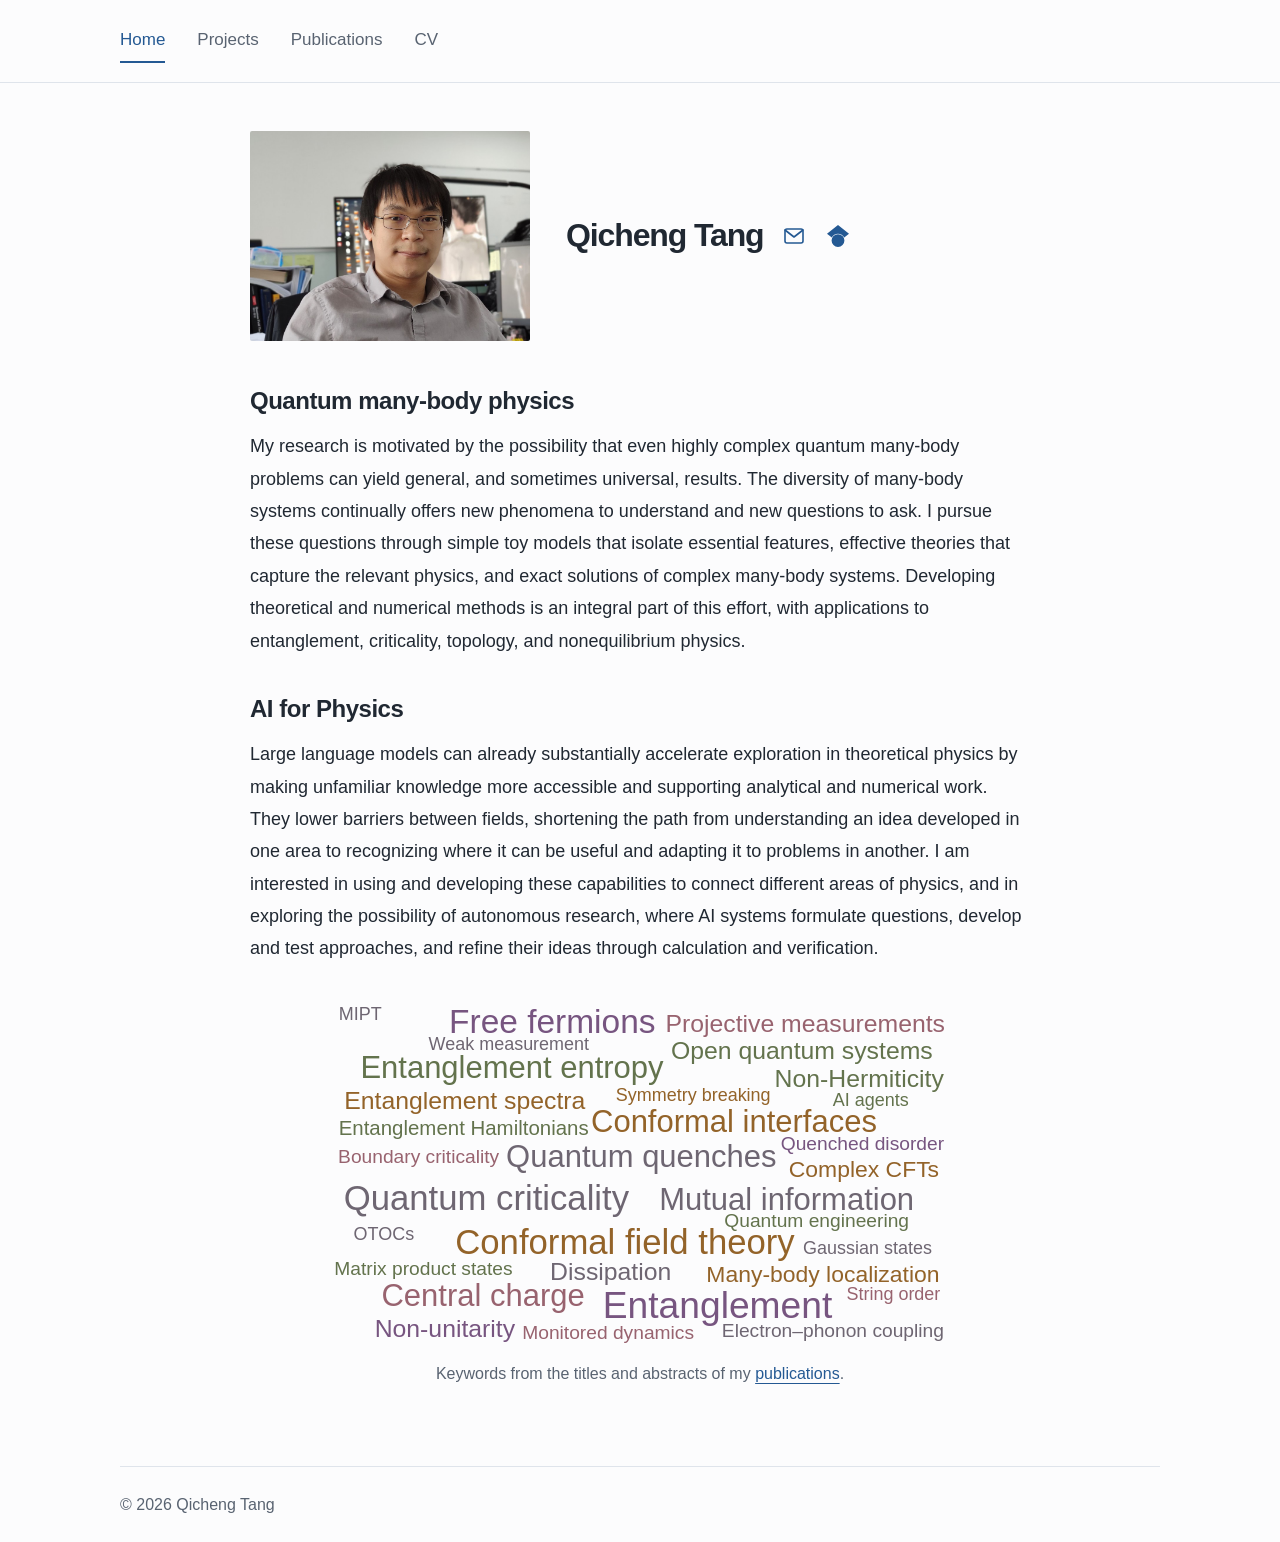
<file: index.html>
<!doctype html>
<html lang="en">
  <head>
    <meta charset="UTF-8" />
    <meta name="viewport" content="width=device-width, initial-scale=1" />
    <meta name="theme-color" content="#fcfcfd" />
    <meta name="description" content="My research is motivated by the possibility that even highly complex quantum many-body problems can yield general, and sometimes universal, results. The diversity of many-body systems continually offers new phenomena to understand and new questions to ask. I pursue these questions through simple toy models that isolate essential features, effective theories that capture the relevant physics, and exact solutions of complex many-body systems. Developing theoretical and numerical methods is an integral part of this effort, with applications to entanglement, criticality, topology, and nonequilibrium physics. Large language models can already substantially accelerate exploration in theoretical physics by making unfamiliar knowledge more accessible and supporting analytical and numerical work. They lower barriers between fields, shortening the path from understanding an idea developed in one area to recognizing where it can be useful and adapting it to problems in another. I am interested in using and developing these capabilities to connect different areas of physics, and in exploring the possibility of autonomous research, where AI systems formulate questions, develop and test approaches, and refine their ideas through calculation and verification." />
    <meta property="og:type" content="website" />
    <meta property="og:title" content="Qicheng Tang — Quantum Many-Body Physics" />
    <meta property="og:description" content="My research is motivated by the possibility that even highly complex quantum many-body problems can yield general, and sometimes universal, results. The diversity of many-body systems continually offers new phenomena to understand and new questions to ask. I pursue these questions through simple toy models that isolate essential features, effective theories that capture the relevant physics, and exact solutions of complex many-body systems. Developing theoretical and numerical methods is an integral part of this effort, with applications to entanglement, criticality, topology, and nonequilibrium physics. Large language models can already substantially accelerate exploration in theoretical physics by making unfamiliar knowledge more accessible and supporting analytical and numerical work. They lower barriers between fields, shortening the path from understanding an idea developed in one area to recognizing where it can be useful and adapting it to problems in another. I am interested in using and developing these capabilities to connect different areas of physics, and in exploring the possibility of autonomous research, where AI systems formulate questions, develop and test approaches, and refine their ideas through calculation and verification." />
    <title>Qicheng Tang — Quantum Many-Body Physics</title>
    <link rel="icon" type="image/svg+xml" href="./assets/favicon.svg" />
    <link rel="stylesheet" href="./styles.css" />
    <script src="./script.js" defer></script>
  </head>
  <body>
    <a class="skip-link" href="#main">Skip to content</a>
    <header class="site-header">
      <div class="container header-inner header-inner-home">

        <nav class="site-navigation" aria-label="Main navigation">
          <a href="./index.html" aria-current="page">Home</a>
          <a href="./projects/index.html">Projects</a>
          <a href="./publications.html">Publications</a>
          <a href="./cv.html">CV</a>
        </nav>
      </div>
    </header>
    <main class="container home" id="main" tabindex="-1">
      <div class="home-layout">
        <header class="home-profile">
          <img class="home-portrait" src="./assets/portrait.jpg" alt="Qicheng Tang" width="1280" height="719" />
          <div class="home-identity">
            <h1>Qicheng Tang</h1>
            <span class="home-links">
              <a class="home-email home-profile-link" href="mailto:qctang@gatech.edu" aria-label="Email Qicheng Tang" title="Email Qicheng Tang">
                <svg viewBox="0 0 24 24" width="24" height="24" fill="none" stroke="currentColor" stroke-width="1.6" stroke-linecap="round" stroke-linejoin="round" aria-hidden="true" focusable="false">
                  <rect x="3" y="5" width="18" height="14" rx="2" />
                  <path d="m3 6 9 7 9-7" />
                </svg>
              </a>
              <a class="home-scholar home-profile-link" href="https://scholar.google.com/citations?hl=zh-CN&amp;user=8mqkkrYAAAAJ&amp;view_op=list_works&amp;sortby=pubdate" target="_blank" rel="noopener noreferrer" aria-label="Google Scholar profile of Qicheng Tang" title="Google Scholar">
                <svg viewBox="0 0 24 24" width="22" height="22" fill="currentColor" aria-hidden="true" focusable="false">
                  <path d="M5.242 13.769L0 9.5 12 0l12 9.5-5.242 4.269C17.548 11.249 14.978 9.5 12 9.5c-2.977 0-5.548 1.748-6.758 4.269zM12 10a7 7 0 1 0 0 14 7 7 0 0 0 0-14z" />
                </svg>
              </a>
            </span>
          </div>
        </header>
        <div class="research-interests">
          <section class="research-statement" aria-labelledby="research-topic-1">
            <h2 id="research-topic-1">Quantum many-body physics</h2>
            <p>My research is motivated by the possibility that even highly complex quantum many-body problems can yield general, and sometimes universal, results. The diversity of many-body systems continually offers new phenomena to understand and new questions to ask. I pursue these questions through simple toy models that isolate essential features, effective theories that capture the relevant physics, and exact solutions of complex many-body systems. Developing theoretical and numerical methods is an integral part of this effort, with applications to entanglement, criticality, topology, and nonequilibrium physics.</p>
          </section>
          <section class="research-statement" aria-labelledby="research-topic-2">
            <h2 id="research-topic-2">AI for Physics</h2>
            <p>Large language models can already substantially accelerate exploration in theoretical physics by making unfamiliar knowledge more accessible and supporting analytical and numerical work. They lower barriers between fields, shortening the path from understanding an idea developed in one area to recognizing where it can be useful and adapting it to problems in another. I am interested in using and developing these capabilities to connect different areas of physics, and in exploring the possibility of autonomous research, where AI systems formulate questions, develop and test approaches, and refine their ideas through calculation and verification.</p>
          </section>
        </div>
        <figure class="home-wordcloud">
          <picture>
            <source media="(max-width: 700px)" srcset="./assets/research-wordcloud-mobile.svg" width="560" height="1040" />
            <img src="./assets/research-wordcloud.svg" width="1000" height="560" loading="lazy" decoding="async" alt="Publication word cloud. Entanglement, conformal field theory, quantum criticality, and free fermions are the most frequent terms. Other topics include interfaces, measurements, dissipation, disorder, AI agents, and electron–phonon coupling." />
          </picture>
          <figcaption>Keywords from the titles and abstracts of my <a href="./publications.html">publications</a>.</figcaption>
        </figure>
      </div>
    </main>
    <footer class="site-footer container"><p>© <span id="copyright-year">2026</span> Qicheng Tang</p></footer>
  </body>
</html>
</file>
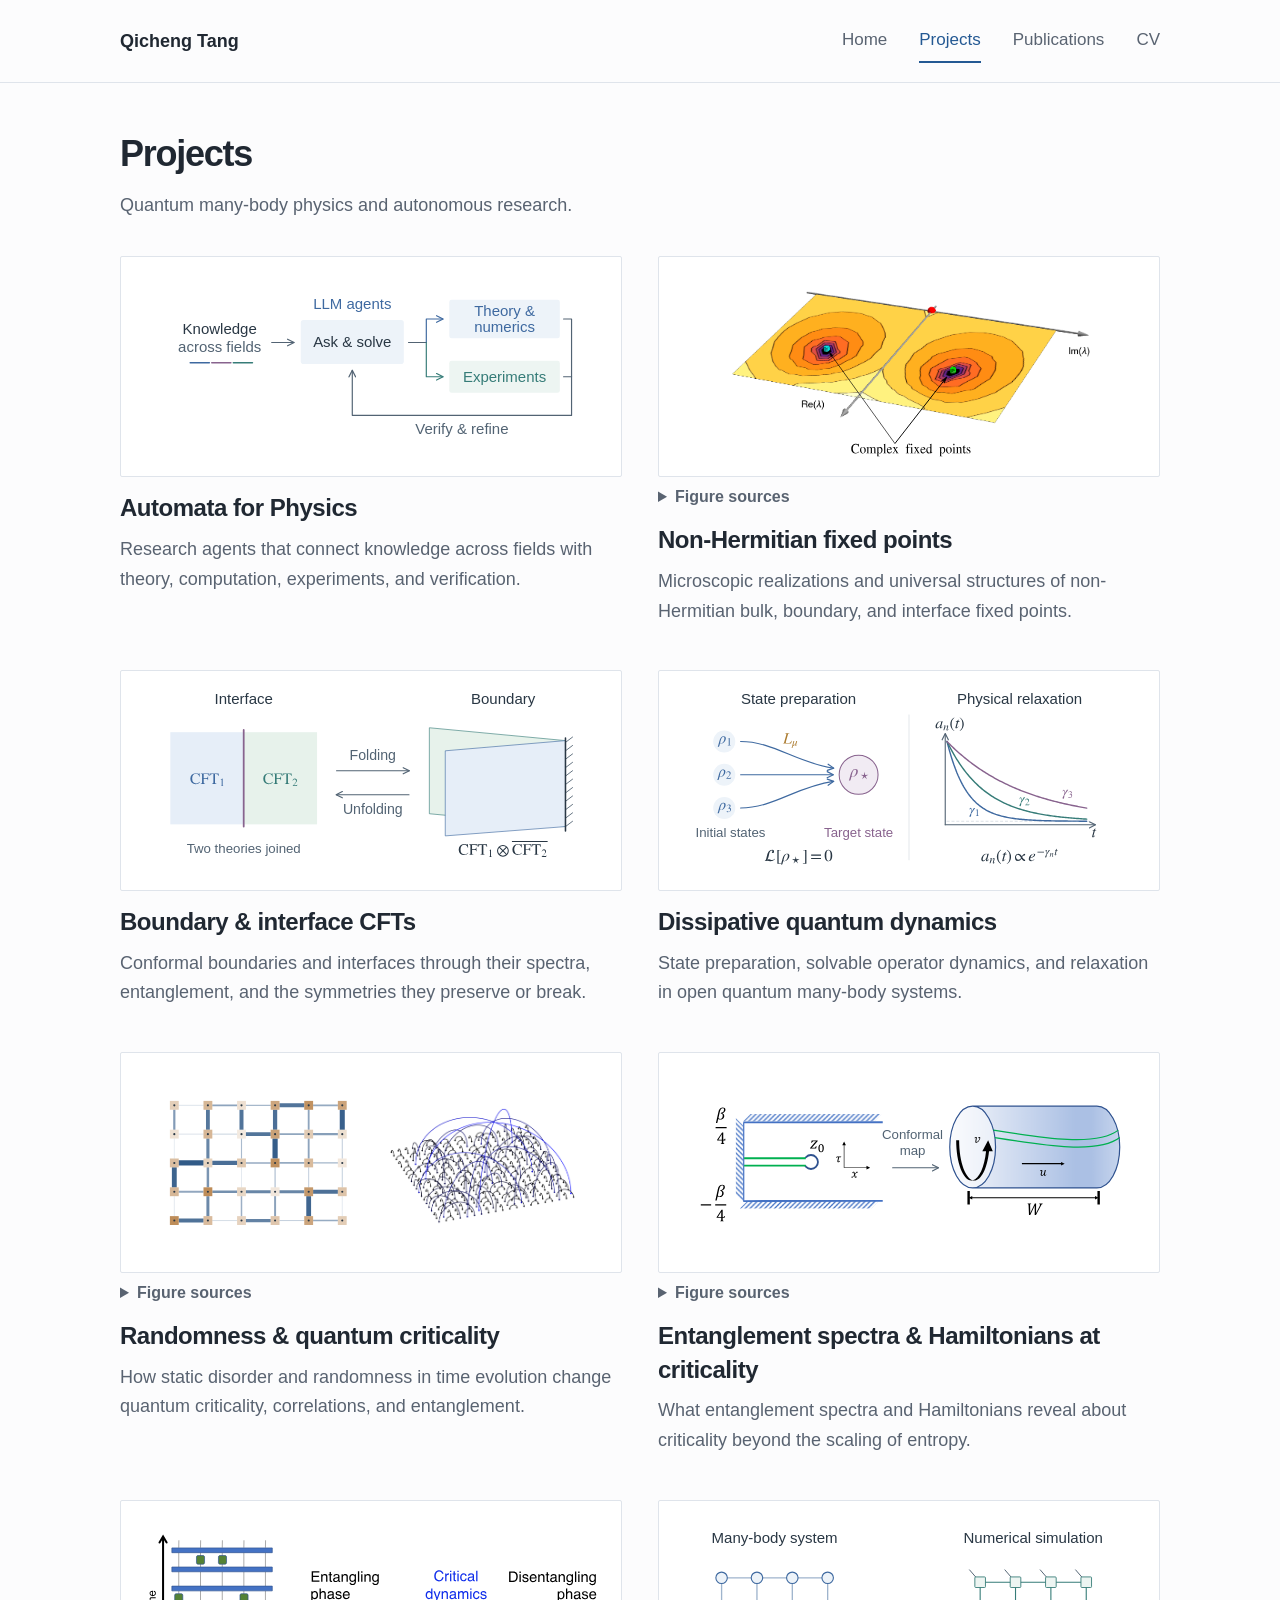
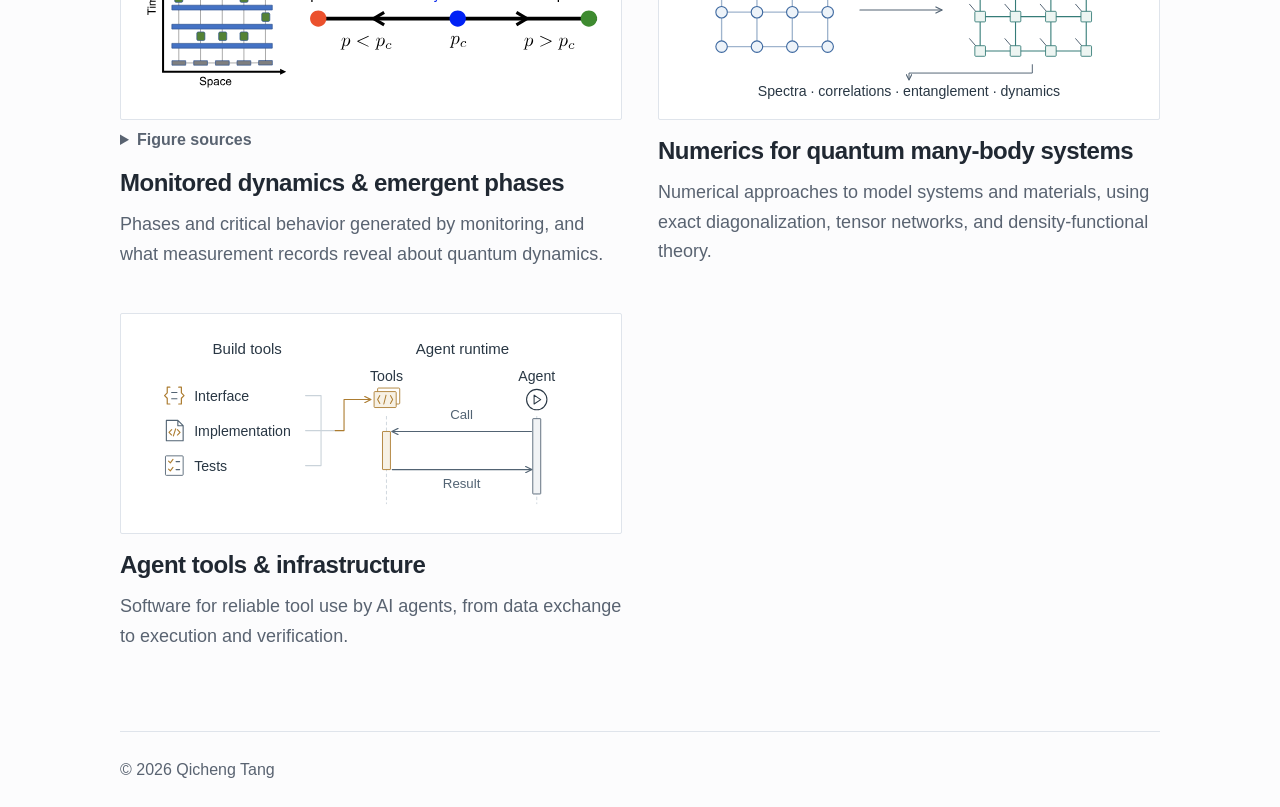
<file: projects/index.html>
<!doctype html>
<html lang="en">
  <head>
    <meta charset="UTF-8" />
    <meta name="viewport" content="width=device-width, initial-scale=1" />
    <meta name="theme-color" content="#fcfcfd" />
    <meta name="description" content="Research projects by Qicheng Tang on criticality, entanglement and quantum dynamics." />
    <meta property="og:type" content="website" />
    <meta property="og:title" content="Projects — Qicheng Tang" />
    <meta property="og:description" content="Research projects by Qicheng Tang on criticality, entanglement and quantum dynamics." />
    <title>Projects — Qicheng Tang</title>
    <link rel="icon" type="image/svg+xml" href="../assets/favicon.svg" />
    <link rel="stylesheet" href="../styles.css" />
    <script src="../script.js" defer></script>
  </head>
  <body>
    <a class="skip-link" href="#main">Skip to content</a>
    <header class="site-header">
      <div class="container header-inner">
        <a class="site-name" href="../index.html">Qicheng Tang</a>
        <nav class="site-navigation" aria-label="Main navigation">
          <a href="../index.html">Home</a>
          <a href="../projects/index.html" aria-current="page">Projects</a>
          <a href="../publications.html">Publications</a>
          <a href="../cv.html">CV</a>
        </nav>
      </div>
    </header>
    <main class="container page" id="main" tabindex="-1">
      <header class="page-heading">
        <h1>Projects</h1>
        <p class="page-summary">Quantum many-body physics and autonomous research.</p>
      </header>
      <ul class="project-directory" role="list">
        <li>
          <figure class="project-figure">
            <a class="project-image-link" href="./automata-for-physics.html" tabindex="-1">
              <picture>
                <source media="(max-width: 520px)" srcset="../assets/projects/automata-for-physics-mobile.svg" width="600" height="640" />
                <img class="project-visual project-visual-concept" src="../assets/projects/automata-for-physics.svg" alt="Knowledge and methods across fields feed into an LLM-assisted research loop. LLM agents ask and solve physics questions through theory, numerical work or experiments, then verify the results and refine the questions and methods." width="1000" height="440" loading="lazy" decoding="async" />
              </picture>
            </a>

          </figure>
          <a class="project-card" href="./automata-for-physics.html" aria-labelledby="project-automata-for-physics-title">
            <h2 id="project-automata-for-physics-title">Automata for Physics</h2>
            <p>Research agents that connect knowledge across fields with theory, computation, experiments, and verification.</p>
          </a>
        </li>
        <li>
          <figure class="project-figure">
            <a class="project-image-link" href="./complex-cfts.html" tabindex="-1">
              <img class="project-visual project-visual-paper" src="../assets/projects/complex-cfts.svg" alt="Two complex fixed points of the non-Hermitian five-state Potts model, highlighted in the complex coupling plane." width="478" height="253" loading="lazy" decoding="async" />
            </a>
            <figcaption class="project-figure-caption"><details class="figure-credit">
              <summary>Figure sources</summary>
              <p><strong>Fig. 1(b).</strong> Yin Tang, Han Ma, Qicheng Tang, Yin-Chen He, W. Zhu. <cite><a href="https://doi.org/10.1103/PhysRevLett.133.076504">Reclaiming the Lost Conformality in a Non-Hermitian Quantum 5-State Potts Model</a></cite>. Physical Review Letters 133, 076504 (2024). Panel (b) selected from the original figure PDF and converted to SVG, preserving its embedded raster content. Outer whitespace trimmed and the panel label removed.</p>
            </details></figcaption>
          </figure>
          <a class="project-card" href="./complex-cfts.html" aria-labelledby="project-complex-cfts-title">
            <h2 id="project-complex-cfts-title">Non-Hermitian fixed points</h2>
            <p>Microscopic realizations and universal structures of non-Hermitian bulk, boundary, and interface fixed points.</p>
          </a>
        </li>
        <li>
          <figure class="project-figure">
            <a class="project-image-link" href="./boundary-interface-cfts.html" tabindex="-1">
              <picture>
                <source media="(max-width: 520px)" srcset="../assets/projects/boundary-interface-cfts-mobile.svg" width="600" height="920" />
                <img class="project-visual project-visual-concept" src="../assets/projects/boundary-interface-cfts.svg" alt="An interface joins CFT 1 and CFT 2. Folding the second theory onto the first turns the interface into a conformal boundary of the product theory CFT 1 times orientation-reversed CFT 2. A second arrow labeled Unfolding points back from the boundary to the interface. Blue and green sheets represent the two theories; hatching marks the physical boundary in the folded description." width="1000" height="440" loading="lazy" decoding="async" />
              </picture>
            </a>

          </figure>
          <a class="project-card" href="./boundary-interface-cfts.html" aria-labelledby="project-boundary-interface-cfts-title">
            <h2 id="project-boundary-interface-cfts-title">Boundary &amp; interface CFTs</h2>
            <p>Conformal boundaries and interfaces through their spectra, entanglement, and the symmetries they preserve or break.</p>
          </a>
        </li>
        <li>
          <figure class="project-figure">
            <a class="project-image-link" href="./dissipative-dynamics.html" tabindex="-1">
              <picture>
                <source media="(max-width: 520px)" srcset="../assets/projects/dissipative-dynamics-mobile.svg" width="600" height="920" />
                <img class="project-visual project-visual-concept" src="../assets/projects/dissipative-dynamics.svg" alt="Two perspectives on dissipative quantum dynamics. State preparation: design dissipative channels to steer different initial states toward a chosen stationary target state rho star. Physical relaxation: understand the decay modes and timescales of a given open system. The decay curves are schematic, not numerical results from a particular model." width="1000" height="440" loading="lazy" decoding="async" />
              </picture>
            </a>

          </figure>
          <a class="project-card" href="./dissipative-dynamics.html" aria-labelledby="project-dissipative-dynamics-title">
            <h2 id="project-dissipative-dynamics-title">Dissipative quantum dynamics</h2>
            <p>State preparation, solvable operator dynamics, and relaxation in open quantum many-body systems.</p>
          </a>
        </li>
        <li>
          <figure class="project-figure">
            <a class="project-image-link" href="./disordered-criticality.html" tabindex="-1">
              <picture>
                <source media="(max-width: 520px)" srcset="../assets/projects/disordered-criticality-mobile.svg" width="600" height="735" />
                <img class="project-visual project-visual-paper project-visual-natural" src="../assets/projects/disordered-criticality.svg" alt="An original schematic of quenched bond and on-site disorder beside the Majorana-pairing figure of Nahum and Skinner (2020). In a flat spatial network, blue bonds vary strongly in thickness and shade to show random coupling strengths. Equal-size flat ochre squares vary in shade to show random local terms, while identical small dark points mark the sites. This is one fixed illustrative realization, with no time direction or atomic spheres. In the reproduced panel, Fig. 15(a) shows short- and long-range Majorana pairs on a fixed two-dimensional lattice under random pair measurements. The panels show complementary settings, not a mapping between the models." width="1000" height="440" loading="lazy" decoding="async" />
              </picture>
            </a>
            <figcaption class="project-figure-caption"><details class="figure-credit">
              <summary>Figure sources</summary>
              <p><span class="figure-credit-note-desktop">The left panel is an original schematic of quenched disorder. The right panel is reproduced from the reference below.</span><span class="figure-credit-note-mobile">The upper panel is an original schematic of quenched disorder. The lower panel is reproduced from the reference below.</span></p>
              <p><strong>Pairing diagram — Fig. 15(a).</strong> Adam Nahum, Brian Skinner. <cite><a href="https://doi.org/10.1103/PhysRevResearch.2.023288">Entanglement and dynamics of diffusion-annihilation processes with Majorana defects</a></cite>. Physical Review Research 2, 023288 (2020). Used under <a href="https://creativecommons.org/licenses/by/4.0/">CC BY 4.0</a>. Pairing diagram reproduced with the (a) label removed. It shows a fixed 2D Majorana lattice under random measurements, without annihilation.</p>
            </details></figcaption>
          </figure>
          <a class="project-card" href="./disordered-criticality.html" aria-labelledby="project-disordered-criticality-title">
            <h2 id="project-disordered-criticality-title">Randomness &amp; quantum criticality</h2>
            <p>How static disorder and randomness in time evolution change quantum criticality, correlations, and entanglement.</p>
          </a>
        </li>
        <li>
          <figure class="project-figure">
            <a class="project-image-link" href="./universal-entanglement.html" tabindex="-1">
              <picture>
                <source media="(max-width: 520px)" srcset="../assets/projects/universal-entanglement-mobile.svg" width="600" height="720" />
                <img class="project-visual project-visual-paper project-visual-natural" src="../assets/projects/universal-entanglement.svg" alt="The two original vector panels from Fig. 1 of Tang and Zhu (2020). A conformal map connects the reduced-density-matrix geometry to an annulus. Both panels retain the original boundaries, branch cuts, endpoint regulator, coordinates and labels. The panels are arranged horizontally on desktop and vertically on mobile." width="1000" height="440" loading="lazy" decoding="async" />
              </picture>
            </a>
            <figcaption class="project-figure-caption"><details class="figure-credit">
              <summary>Figure sources</summary>
              <p><strong>Fig. 1.</strong> Qicheng Tang, W. Zhu. <cite><a href="https://doi.org/10.1088/0256-307X/37/1/010301">Critical Scaling Behaviors of Entanglement Spectra</a></cite>. Chinese Physics Letters 37, 010301 (2020); arXiv:1911.03125v1. Original vector panels from Fig. 1, proportionally scaled and rearranged for desktop and mobile layouts. The geometries and original labels are unchanged.</p>
            </details></figcaption>
          </figure>
          <a class="project-card" href="./universal-entanglement.html" aria-labelledby="project-universal-entanglement-title">
            <h2 id="project-universal-entanglement-title">Entanglement spectra &amp; Hamiltonians at criticality</h2>
            <p>What entanglement spectra and Hamiltonians reveal about criticality beyond the scaling of entropy.</p>
          </a>
        </li>
        <li>
          <figure class="project-figure">
            <a class="project-image-link" href="./non-unitary-criticality.html" tabindex="-1">
              <picture>
                <source media="(max-width: 520px)" srcset="../assets/projects/non-unitary-criticality-mobile.svg" width="600" height="530" />
                <img class="project-visual project-visual-paper" src="../assets/projects/non-unitary-criticality.svg" alt="Circuit with unitary evolution layers and local projective measurements, alongside a phase diagram separating entangling and disentangling dynamics at a measurement-induced critical point." width="840" height="360" loading="lazy" decoding="async" />
              </picture>
            </a>
            <figcaption class="project-figure-caption"><details class="figure-credit">
              <summary>Figure sources</summary>
              <p><strong>Circuit — Fig. 1(a).</strong> Qicheng Tang, W. Zhu. <cite><a href="https://doi.org/10.1103/PhysRevResearch.2.013022">Measurement-induced phase transition: A case study in the nonintegrable model by density-matrix renormalization group calculations</a></cite>. Physical Review Research 2, 013022 (2020). Used under <a href="https://creativecommons.org/licenses/by/4.0/">CC BY 4.0</a>. Circuit panel cropped from the original figure PDF, omitting the panel label and the separate phase diagram in panel (b). Combined with the phase diagram from Skinner et al. and converted to SVG with lettering preserved as paths.</p>
              <p><strong>Phase diagram — Fig. 1.</strong> Brian Skinner, Jonathan Ruhman, Adam Nahum. <cite><a href="https://doi.org/10.1103/PhysRevX.9.031009">Measurement-Induced Phase Transitions in the Dynamics of Entanglement</a></cite>. Physical Review X 9, 031009 (2019). Used under <a href="https://creativecommons.org/licenses/by/4.0/">CC BY 4.0</a>. Original phase diagram combined with the circuit panel from Tang and Zhu; converted to SVG with lettering preserved as paths.</p>
            </details></figcaption>
          </figure>
          <a class="project-card" href="./non-unitary-criticality.html" aria-labelledby="project-non-unitary-criticality-title">
            <h2 id="project-non-unitary-criticality-title">Monitored dynamics &amp; emergent phases</h2>
            <p>Phases and critical behavior generated by monitoring, and what measurement records reveal about quantum dynamics.</p>
          </a>
        </li>
        <li>
          <figure class="project-figure">
            <a class="project-image-link" href="./many-body-numerics.html" tabindex="-1">
              <picture>
                <source media="(max-width: 520px)" srcset="../assets/projects/many-body-numerics-mobile.svg" width="600" height="840" />
                <img class="project-visual project-visual-concept" src="../assets/projects/many-body-numerics.svg" alt="A general view of quantum many-body simulation. Coupled local degrees of freedom form an interacting lattice system. An arrow leads to its numerical representation, illustrated by a tensor network with virtual bonds and open physical indices. Simulation gives access to spectra, correlations, entanglement, and dynamics. The tensor network is one example of a numerical representation; the diagram does not prescribe a particular algorithm or model." width="1000" height="440" loading="lazy" decoding="async" />
              </picture>
            </a>

          </figure>
          <a class="project-card" href="./many-body-numerics.html" aria-labelledby="project-many-body-numerics-title">
            <h2 id="project-many-body-numerics-title">Numerics for quantum many-body systems</h2>
            <p>Numerical approaches to model systems and materials, using exact diagonalization, tensor networks, and density-functional theory.</p>
          </a>
        </li>
        <li>
          <figure class="project-figure">
            <a class="project-image-link" href="./agent-tools.html" tabindex="-1">
              <picture>
                <source media="(max-width: 520px)" srcset="../assets/projects/agent-tools-mobile.svg" width="600" height="750" />
                <img class="project-visual project-visual-concept" src="../assets/projects/agent-tools.svg" alt="Tool development and agent execution. An interface, implementation, and tests come together as a callable tool. A sequence diagram shows an agent calling the tool and receiving its result, with vertical lifelines and execution bars indicating the running processes. The build path joins the tool before the call begins. This is a general schematic of agent tooling, independent of any particular plugin or model." width="1000" height="440" loading="lazy" decoding="async" />
              </picture>
            </a>

          </figure>
          <a class="project-card" href="./agent-tools.html" aria-labelledby="project-agent-tools-title">
            <h2 id="project-agent-tools-title">Agent tools &amp; infrastructure</h2>
            <p>Software for reliable tool use by AI agents, from data exchange to execution and verification.</p>
          </a>
        </li>
      </ul>
    </main>
    <footer class="site-footer container"><p>© <span id="copyright-year">2026</span> Qicheng Tang</p></footer>
  </body>
</html>
</file>
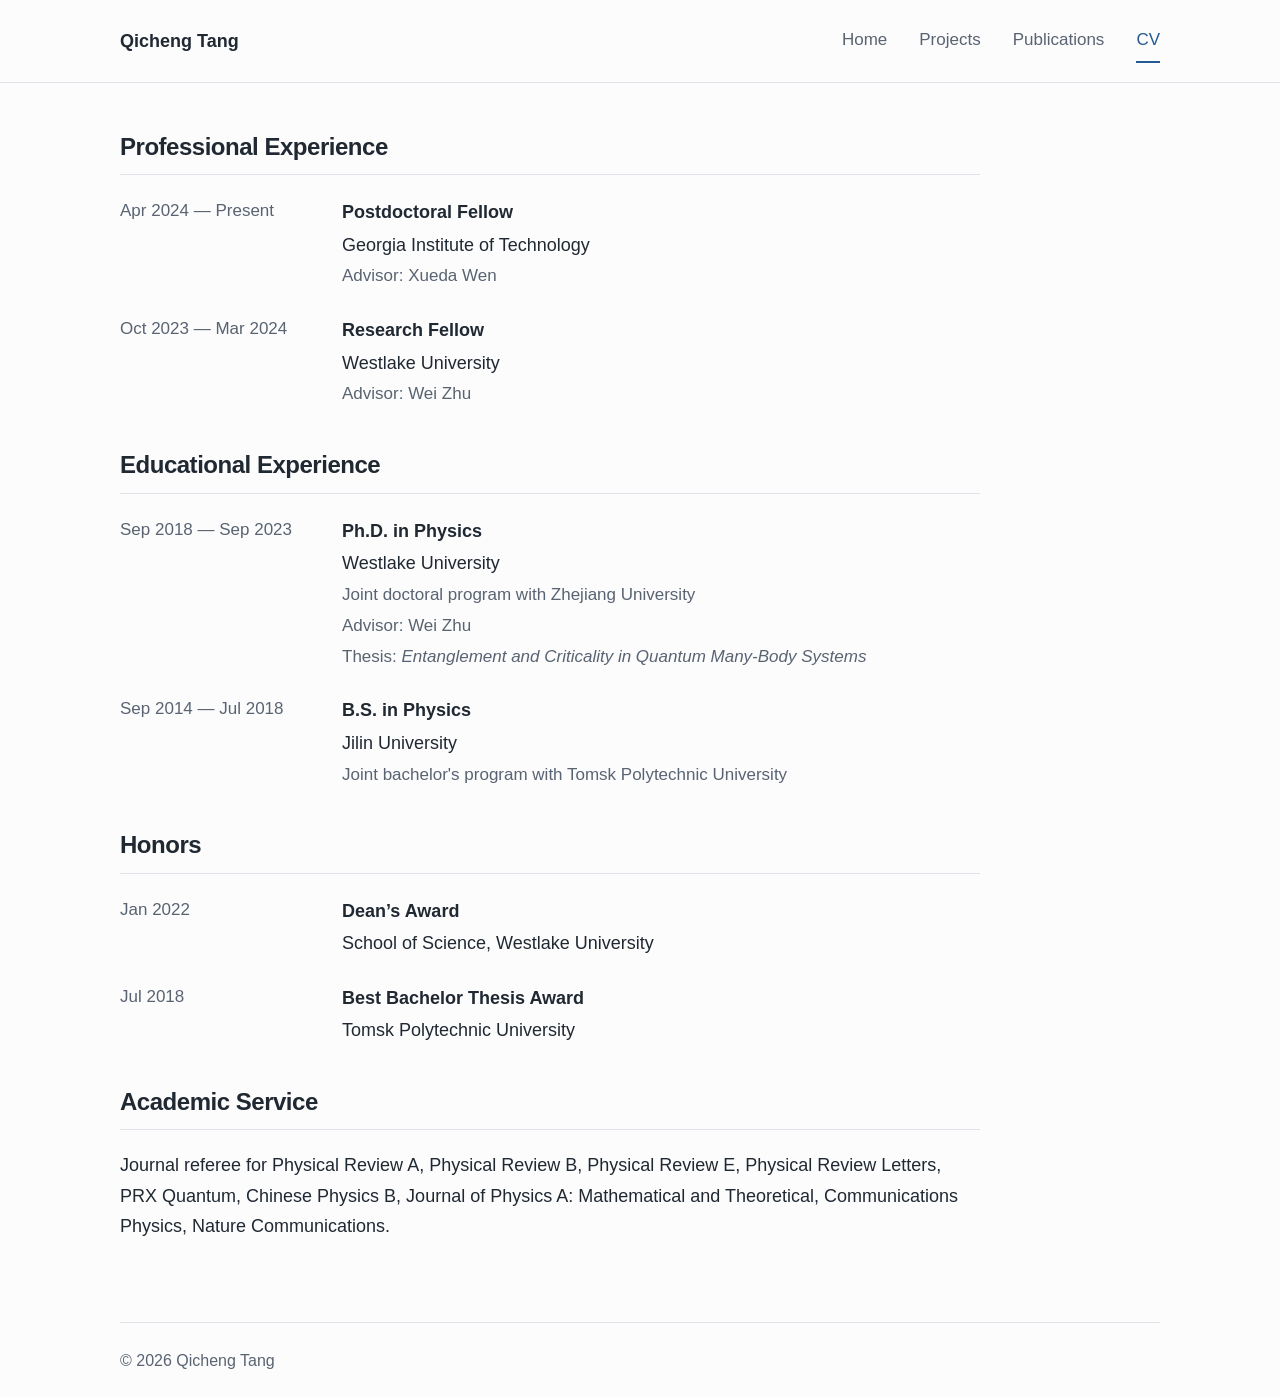
<file: about.html>
<!doctype html>
<html lang="en">
  <head>
    <meta charset="UTF-8" />
    <meta name="viewport" content="width=device-width, initial-scale=1" />
    <meta name="robots" content="noindex" />
    <meta http-equiv="refresh" content="0; url=./cv.html" />
    <title>CV</title>
  </head>
  <body>
    <p><a href="./cv.html">View CV</a></p>
  </body>
</html>
</file>
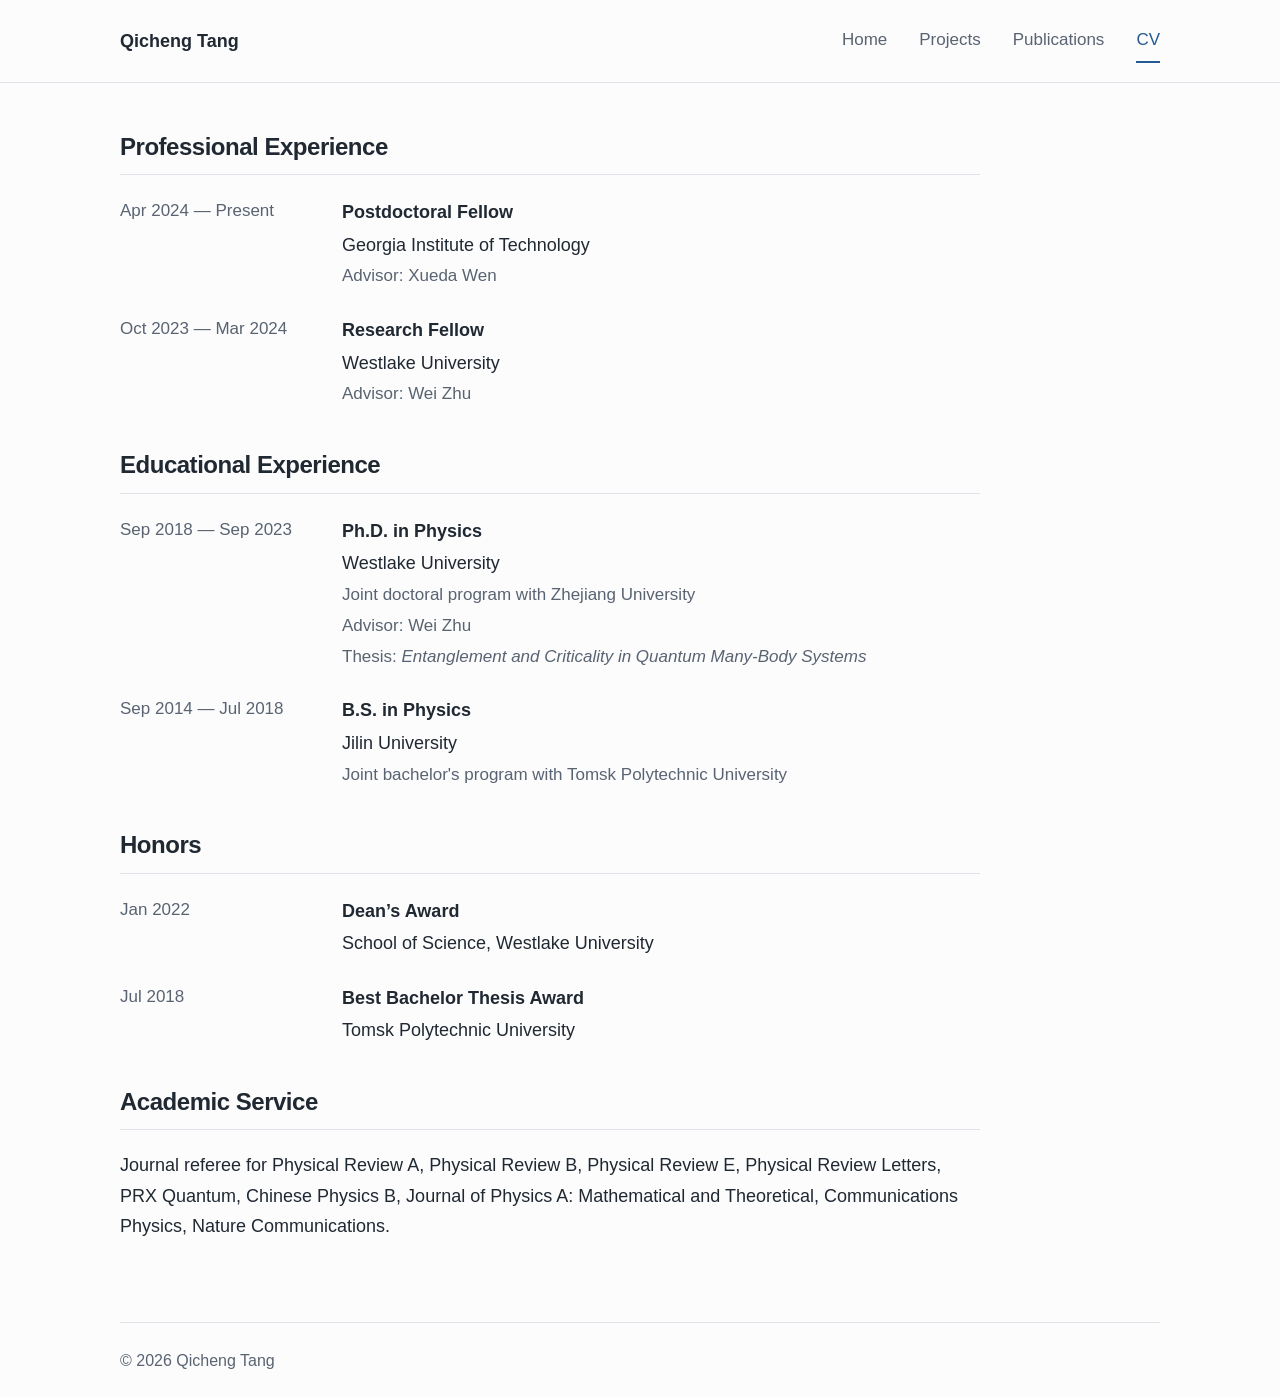
<file: cv.html>
<!doctype html>
<html lang="en">
  <head>
    <meta charset="UTF-8" />
    <meta name="viewport" content="width=device-width, initial-scale=1" />
    <meta name="theme-color" content="#fcfcfd" />
    <meta name="description" content="Curriculum vitae of Qicheng Tang: professional and educational experience, honors, and academic service." />
    <meta property="og:type" content="website" />
    <meta property="og:title" content="CV — Qicheng Tang" />
    <meta property="og:description" content="Curriculum vitae of Qicheng Tang: professional and educational experience, honors, and academic service." />
    <title>CV — Qicheng Tang</title>
    <link rel="icon" type="image/svg+xml" href="./assets/favicon.svg" />
    <link rel="stylesheet" href="./styles.css" />
    <script src="./script.js" defer></script>
  </head>
  <body>
    <a class="skip-link" href="#main">Skip to content</a>
    <header class="site-header">
      <div class="container header-inner">
        <a class="site-name" href="./index.html">Qicheng Tang</a>
        <nav class="site-navigation" aria-label="Main navigation">
          <a href="./index.html">Home</a>
          <a href="./projects/index.html">Projects</a>
          <a href="./publications.html">Publications</a>
          <a href="./cv.html" aria-current="page">CV</a>
        </nav>
      </div>
    </header>
    <main class="container page cv" id="main" tabindex="-1">
      <h1 class="visually-hidden">CV</h1>
      <p class="cv-print-name">Qicheng Tang</p>
      <section class="background-section" aria-labelledby="professional-experience">
        <h2 id="professional-experience">Professional Experience</h2>
        <dl class="history"><div class="history-entry">
          <dt>Apr 2024 — Present</dt>
          <dd><h3>Postdoctoral Fellow</h3><p>Georgia Institute of Technology</p><p class="history-detail">Advisor: Xueda Wen</p></dd>
        </div>
        <div class="history-entry">
          <dt>Oct 2023 — Mar 2024</dt>
          <dd><h3>Research Fellow</h3><p>Westlake University</p><p class="history-detail">Advisor: Wei Zhu</p></dd>
        </div></dl>
      </section>
      <section class="background-section" aria-labelledby="educational-experience">
        <h2 id="educational-experience">Educational Experience</h2>
        <dl class="history"><div class="history-entry">
          <dt>Sep 2018 — Sep 2023</dt>
          <dd><h3>Ph.D. in Physics</h3><p>Westlake University</p><p class="history-detail">Joint doctoral program with Zhejiang University</p><p class="history-detail">Advisor: Wei Zhu</p><p class="history-detail">Thesis: <cite>Entanglement and Criticality in Quantum Many-Body Systems</cite></p></dd>
        </div>
        <div class="history-entry">
          <dt>Sep 2014 — Jul 2018</dt>
          <dd><h3>B.S. in Physics</h3><p>Jilin University</p><p class="history-detail">Joint bachelor&#39;s program with Tomsk Polytechnic University</p></dd>
        </div></dl>
      </section>
      <section class="background-section" aria-labelledby="honors">
        <h2 id="honors">Honors</h2>
        <dl class="history"><div class="history-entry">
          <dt>Jan 2022</dt>
          <dd><h3>Dean’s Award</h3><p>School of Science, Westlake University</p></dd>
        </div>
        <div class="history-entry">
          <dt>Jul 2018</dt>
          <dd><h3>Best Bachelor Thesis Award</h3><p>Tomsk Polytechnic University</p></dd>
        </div></dl>
      </section>
      <section class="background-section" aria-labelledby="academic-service">
        <h2 id="academic-service">Academic Service</h2>
        <p class="cv-section-text">Journal referee for Physical Review A, Physical Review B, Physical Review E, Physical Review Letters, PRX Quantum, Chinese Physics B, Journal of Physics A: Mathematical and Theoretical, Communications Physics, Nature Communications.</p>
      </section>
    </main>
    <footer class="site-footer container"><p>© <span id="copyright-year">2026</span> Qicheng Tang</p></footer>
  </body>
</html>
</file>
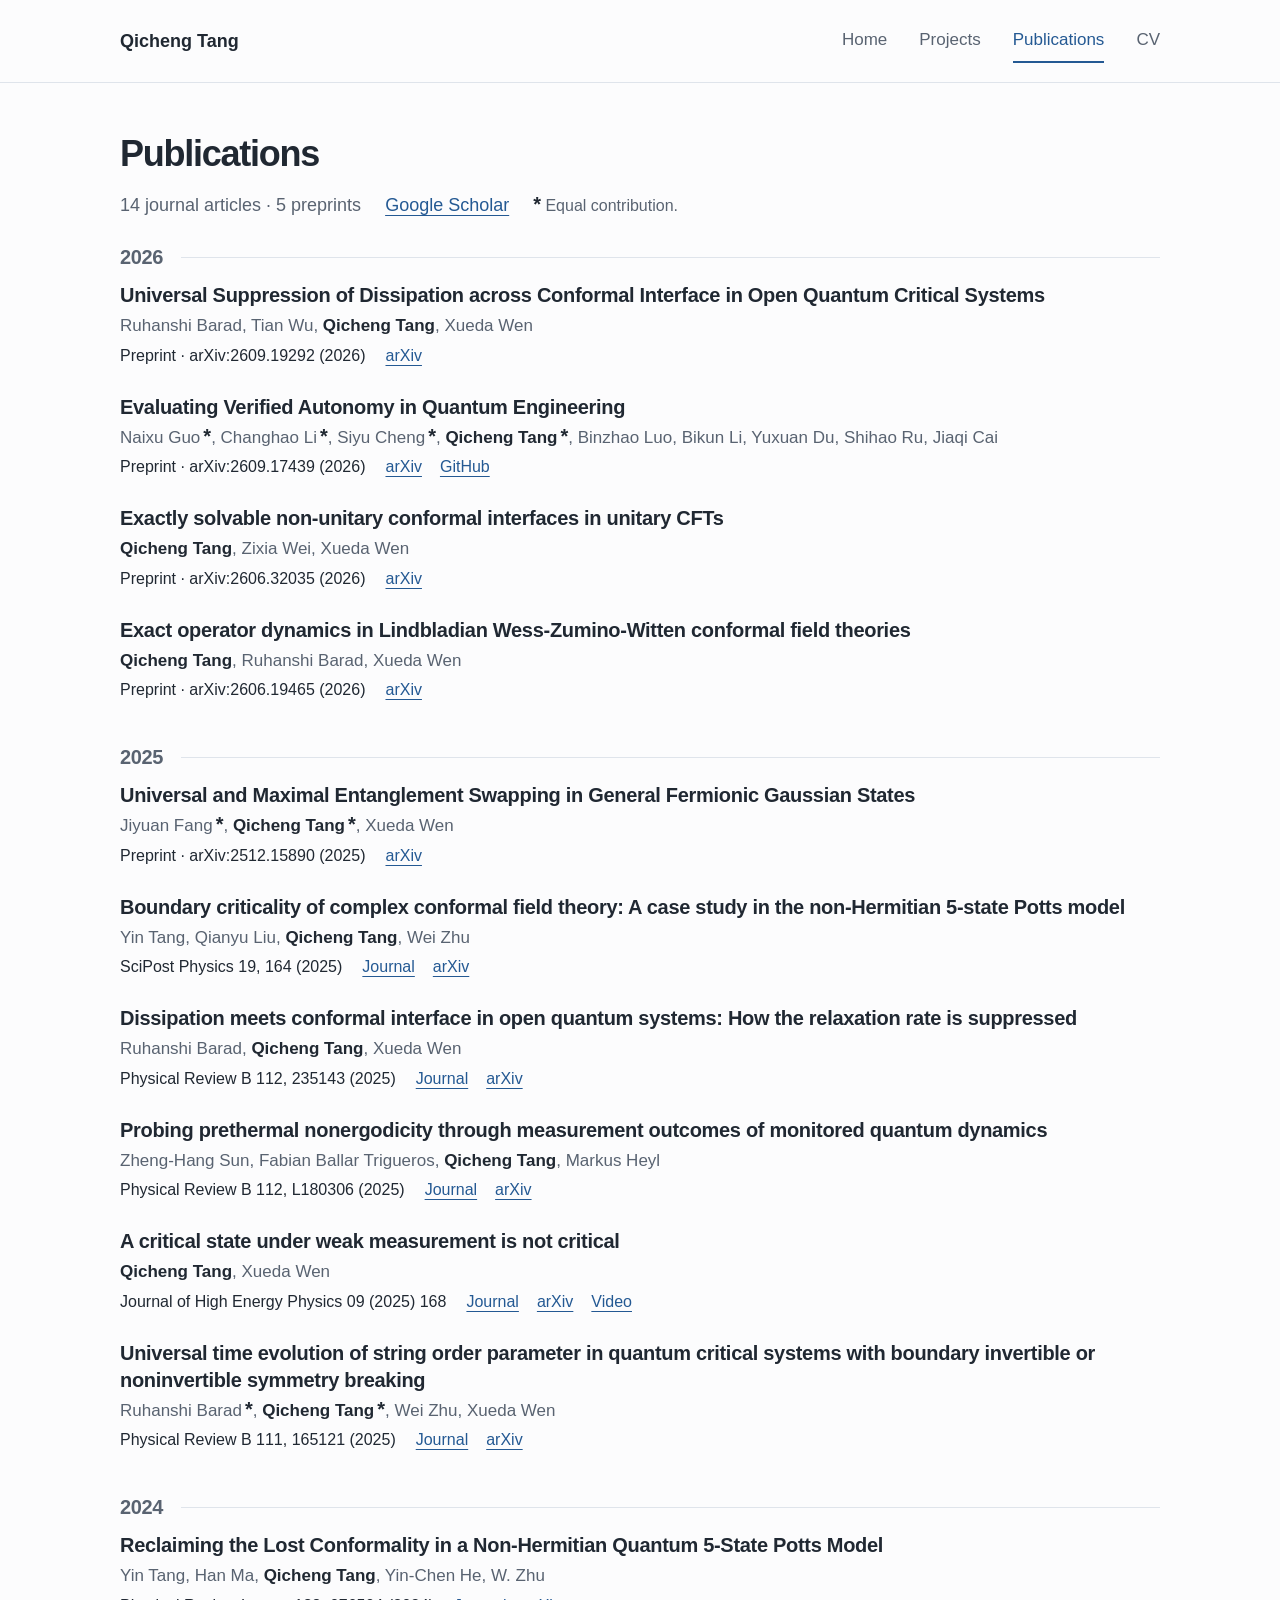
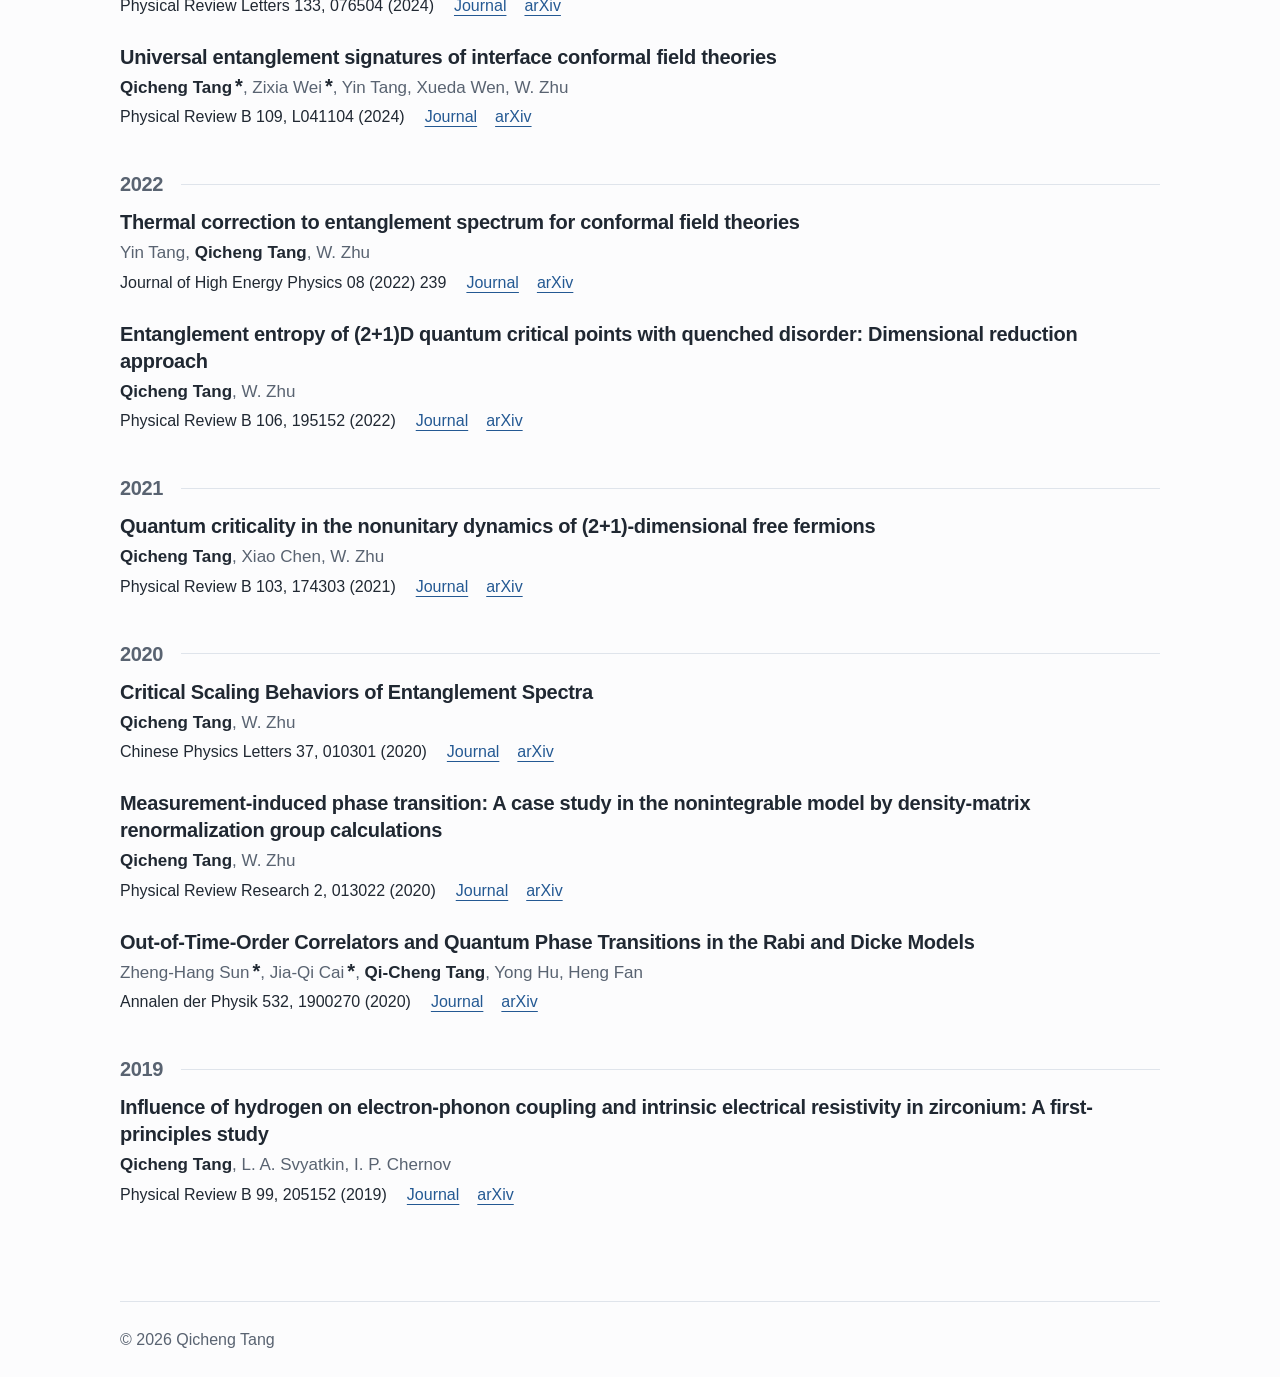
<file: publications.html>
<!doctype html>
<html lang="en">
  <head>
    <meta charset="UTF-8" />
    <meta name="viewport" content="width=device-width, initial-scale=1" />
    <meta name="theme-color" content="#fcfcfd" />
    <meta name="description" content="Publications and preprints by Qicheng Tang." />
    <meta property="og:type" content="website" />
    <meta property="og:title" content="Publications — Qicheng Tang" />
    <meta property="og:description" content="Publications and preprints by Qicheng Tang." />
    <title>Publications — Qicheng Tang</title>
    <link rel="icon" type="image/svg+xml" href="./assets/favicon.svg" />
    <link rel="stylesheet" href="./styles.css" />
    <script src="./script.js" defer></script>
  </head>
  <body>
    <a class="skip-link" href="#main">Skip to content</a>
    <header class="site-header">
      <div class="container header-inner">
        <a class="site-name" href="./index.html">Qicheng Tang</a>
        <nav class="site-navigation" aria-label="Main navigation">
          <a href="./index.html">Home</a>
          <a href="./projects/index.html">Projects</a>
          <a href="./publications.html" aria-current="page">Publications</a>
          <a href="./cv.html">CV</a>
        </nav>
      </div>
    </header>
    <main class="container page" id="main" tabindex="-1">
      <header class="page-heading publications-heading">
        <h1>Publications</h1>
        <div class="publication-overview">
          <p class="page-summary">14 journal articles · 5 preprints</p>
          <p><a href="https://scholar.google.com/citations?hl=zh-CN&amp;user=8mqkkrYAAAAJ&amp;view_op=list_works&amp;sortby=pubdate" target="_blank" rel="noopener noreferrer">Google Scholar</a></p>
          <p class="author-note"><span class="contribution-symbol">*</span> Equal contribution.</p>
        </div>
      </header>
      <section class="publication-year" aria-labelledby="year-2026">
        <h2 id="year-2026">2026</h2>
        <ul class="publication-list">
<li class="publication" id="paper-barad-2026-universal-dissipation" data-status="preprint">
            <h3><a href="https://arxiv.org/abs/2609.19292" target="_blank" rel="noopener noreferrer">Universal Suppression of Dissipation across Conformal Interface in Open Quantum Critical Systems</a></h3>
            <p class="authors">Ruhanshi Barad, Tian Wu, <strong>Qicheng Tang</strong>, Xueda Wen</p>
            <div class="publication-details"><p class="publication-venue">Preprint · arXiv:2609.19292 (2026)</p><div class="paper-links"><a href="https://arxiv.org/abs/2609.19292" target="_blank" rel="noopener noreferrer" aria-label="arXiv abstract: Universal Suppression of Dissipation across Conformal Interface in Open Quantum Critical Systems">arXiv</a></div></div>


          </li>
<li class="publication" id="paper-guo-2026-verified-autonomy" data-status="preprint">
            <h3><a href="https://arxiv.org/abs/2609.17439" target="_blank" rel="noopener noreferrer">Evaluating Verified Autonomy in Quantum Engineering</a></h3>
            <p class="authors">Naixu Guo<sup class="contribution-symbol" aria-label="equal contribution">*</sup>, Changhao Li<sup class="contribution-symbol" aria-label="equal contribution">*</sup>, Siyu Cheng<sup class="contribution-symbol" aria-label="equal contribution">*</sup>, <strong>Qicheng Tang</strong><sup class="contribution-symbol" aria-label="equal contribution">*</sup>, Binzhao Luo, Bikun Li, Yuxuan Du, Shihao Ru, Jiaqi Cai</p>
            <div class="publication-details"><p class="publication-venue">Preprint · arXiv:2609.17439 (2026)</p><div class="paper-links"><a href="https://arxiv.org/abs/2609.17439" target="_blank" rel="noopener noreferrer" aria-label="arXiv abstract: Evaluating Verified Autonomy in Quantum Engineering">arXiv</a> <a href="https://github.com/GaugeForge/Quantum-Harbor" target="_blank" rel="noopener noreferrer">GitHub</a></div></div>


          </li>
<li class="publication" id="paper-tang-2026-interfaces" data-status="preprint">
            <h3><a href="https://arxiv.org/abs/2606.32035" target="_blank" rel="noopener noreferrer">Exactly solvable non-unitary conformal interfaces in unitary CFTs</a></h3>
            <p class="authors"><strong>Qicheng Tang</strong>, Zixia Wei, Xueda Wen</p>
            <div class="publication-details"><p class="publication-venue">Preprint · arXiv:2606.32035 (2026)</p><div class="paper-links"><a href="https://arxiv.org/abs/2606.32035" target="_blank" rel="noopener noreferrer" aria-label="arXiv abstract: Exactly solvable non-unitary conformal interfaces in unitary CFTs">arXiv</a></div></div>


          </li>
<li class="publication" id="paper-tang-2026-lindbladian" data-status="preprint">
            <h3><a href="https://arxiv.org/abs/2606.19465" target="_blank" rel="noopener noreferrer">Exact operator dynamics in Lindbladian Wess-Zumino-Witten conformal field theories</a></h3>
            <p class="authors"><strong>Qicheng Tang</strong>, Ruhanshi Barad, Xueda Wen</p>
            <div class="publication-details"><p class="publication-venue">Preprint · arXiv:2606.19465 (2026)</p><div class="paper-links"><a href="https://arxiv.org/abs/2606.19465" target="_blank" rel="noopener noreferrer" aria-label="arXiv abstract: Exact operator dynamics in Lindbladian Wess-Zumino-Witten conformal field theories">arXiv</a></div></div>


          </li>
        </ul>
      </section>
      <section class="publication-year" aria-labelledby="year-2025">
        <h2 id="year-2025">2025</h2>
        <ul class="publication-list">
<li class="publication" id="paper-fang-2025-swapping" data-status="preprint">
            <h3><a href="https://arxiv.org/abs/2512.15890" target="_blank" rel="noopener noreferrer">Universal and Maximal Entanglement Swapping in General Fermionic Gaussian States</a></h3>
            <p class="authors">Jiyuan Fang<sup class="contribution-symbol" aria-label="equal contribution">*</sup>, <strong>Qicheng Tang</strong><sup class="contribution-symbol" aria-label="equal contribution">*</sup>, Xueda Wen</p>
            <div class="publication-details"><p class="publication-venue">Preprint · arXiv:2512.15890 (2025)</p><div class="paper-links"><a href="https://arxiv.org/abs/2512.15890" target="_blank" rel="noopener noreferrer" aria-label="arXiv abstract: Universal and Maximal Entanglement Swapping in General Fermionic Gaussian States">arXiv</a></div></div>


          </li>
<li class="publication" id="paper-tang-2025-boundary" data-status="journal">
            <h3><a href="https://doi.org/10.21468/SciPostPhys.19.6.164" target="_blank" rel="noopener noreferrer">Boundary criticality of complex conformal field theory: A case study in the non-Hermitian 5-state Potts model</a></h3>
            <p class="authors">Yin Tang, Qianyu Liu, <strong>Qicheng Tang</strong>, Wei Zhu</p>
            <div class="publication-details"><p class="publication-venue">SciPost Physics 19, 164 (2025)</p><div class="paper-links"><a href="https://doi.org/10.21468/SciPostPhys.19.6.164" target="_blank" rel="noopener noreferrer" aria-label="Journal article: Boundary criticality of complex conformal field theory: A case study in the non-Hermitian 5-state Potts model">Journal</a> <a href="https://arxiv.org/abs/2512.07625" target="_blank" rel="noopener noreferrer" aria-label="arXiv abstract: Boundary criticality of complex conformal field theory: A case study in the non-Hermitian 5-state Potts model">arXiv</a></div></div>


          </li>
<li class="publication" id="paper-barad-2025-dissipation" data-status="journal">
            <h3><a href="https://doi.org/10.1103/zjh4-5n32" target="_blank" rel="noopener noreferrer">Dissipation meets conformal interface in open quantum systems: How the relaxation rate is suppressed</a></h3>
            <p class="authors">Ruhanshi Barad, <strong>Qicheng Tang</strong>, Xueda Wen</p>
            <div class="publication-details"><p class="publication-venue">Physical Review B 112, 235143 (2025)</p><div class="paper-links"><a href="https://doi.org/10.1103/zjh4-5n32" target="_blank" rel="noopener noreferrer" aria-label="Journal article: Dissipation meets conformal interface in open quantum systems: How the relaxation rate is suppressed">Journal</a> <a href="https://arxiv.org/abs/2505.04715" target="_blank" rel="noopener noreferrer" aria-label="arXiv abstract: Dissipation meets conformal interface in open quantum systems: How the relaxation rate is suppressed">arXiv</a></div></div>


          </li>
<li class="publication" id="paper-sun-2025-prethermal" data-status="journal">
            <h3><a href="https://doi.org/10.1103/v4xv-74s7" target="_blank" rel="noopener noreferrer">Probing prethermal nonergodicity through measurement outcomes of monitored quantum dynamics</a></h3>
            <p class="authors">Zheng-Hang Sun, Fabian Ballar Trigueros, <strong>Qicheng Tang</strong>, Markus Heyl</p>
            <div class="publication-details"><p class="publication-venue">Physical Review B 112, L180306 (2025)</p><div class="paper-links"><a href="https://doi.org/10.1103/v4xv-74s7" target="_blank" rel="noopener noreferrer" aria-label="Journal article: Probing prethermal nonergodicity through measurement outcomes of monitored quantum dynamics">Journal</a> <a href="https://arxiv.org/abs/2503.11782" target="_blank" rel="noopener noreferrer" aria-label="arXiv abstract: Probing prethermal nonergodicity through measurement outcomes of monitored quantum dynamics">arXiv</a></div></div>


          </li>
<li class="publication" id="paper-tang-2025-weak-measurement" data-status="journal">
            <h3><a href="https://doi.org/10.1007/JHEP09(2025)168" target="_blank" rel="noopener noreferrer">A critical state under weak measurement is not critical</a></h3>
            <p class="authors"><strong>Qicheng Tang</strong>, Xueda Wen</p>
            <div class="publication-details"><p class="publication-venue">Journal of High Energy Physics 09 (2025) 168</p><div class="paper-links"><a href="https://doi.org/10.1007/JHEP09(2025)168" target="_blank" rel="noopener noreferrer" aria-label="Journal article: A critical state under weak measurement is not critical">Journal</a> <a href="https://arxiv.org/abs/2411.13705" target="_blank" rel="noopener noreferrer" aria-label="arXiv abstract: A critical state under weak measurement is not critical">arXiv</a> <a href="https://www.youtube.com/watch?v=I58r3v4xf1U" target="_blank" rel="noopener noreferrer">Video</a></div></div>


          </li>
<li class="publication" id="paper-barad-2025-string-order" data-status="journal">
            <h3><a href="https://doi.org/10.1103/PhysRevB.111.165121" target="_blank" rel="noopener noreferrer">Universal time evolution of string order parameter in quantum critical systems with boundary invertible or noninvertible symmetry breaking</a></h3>
            <p class="authors">Ruhanshi Barad<sup class="contribution-symbol" aria-label="equal contribution">*</sup>, <strong>Qicheng Tang</strong><sup class="contribution-symbol" aria-label="equal contribution">*</sup>, Wei Zhu, Xueda Wen</p>
            <div class="publication-details"><p class="publication-venue">Physical Review B 111, 165121 (2025)</p><div class="paper-links"><a href="https://doi.org/10.1103/PhysRevB.111.165121" target="_blank" rel="noopener noreferrer" aria-label="Journal article: Universal time evolution of string order parameter in quantum critical systems with boundary invertible or noninvertible symmetry breaking">Journal</a> <a href="https://arxiv.org/abs/2410.16402" target="_blank" rel="noopener noreferrer" aria-label="arXiv abstract: Universal time evolution of string order parameter in quantum critical systems with boundary invertible or noninvertible symmetry breaking">arXiv</a></div></div>


          </li>
        </ul>
      </section>
      <section class="publication-year" aria-labelledby="year-2024">
        <h2 id="year-2024">2024</h2>
        <ul class="publication-list">
<li class="publication" id="paper-tang-2024-conformality" data-status="journal">
            <h3><a href="https://doi.org/10.1103/PhysRevLett.133.076504" target="_blank" rel="noopener noreferrer">Reclaiming the Lost Conformality in a Non-Hermitian Quantum 5-State Potts Model</a></h3>
            <p class="authors">Yin Tang, Han Ma, <strong>Qicheng Tang</strong>, Yin-Chen He, W. Zhu</p>
            <div class="publication-details"><p class="publication-venue">Physical Review Letters 133, 076504 (2024)</p><div class="paper-links"><a href="https://doi.org/10.1103/PhysRevLett.133.076504" target="_blank" rel="noopener noreferrer" aria-label="Journal article: Reclaiming the Lost Conformality in a Non-Hermitian Quantum 5-State Potts Model">Journal</a> <a href="https://arxiv.org/abs/2403.00852" target="_blank" rel="noopener noreferrer" aria-label="arXiv abstract: Reclaiming the Lost Conformality in a Non-Hermitian Quantum 5-State Potts Model">arXiv</a></div></div>


          </li>
<li class="publication" id="paper-tang-2024-signatures" data-status="journal">
            <h3><a href="https://doi.org/10.1103/PhysRevB.109.L041104" target="_blank" rel="noopener noreferrer">Universal entanglement signatures of interface conformal field theories</a></h3>
            <p class="authors"><strong>Qicheng Tang</strong><sup class="contribution-symbol" aria-label="equal contribution">*</sup>, Zixia Wei<sup class="contribution-symbol" aria-label="equal contribution">*</sup>, Yin Tang, Xueda Wen, W. Zhu</p>
            <div class="publication-details"><p class="publication-venue">Physical Review B 109, L041104 (2024)</p><div class="paper-links"><a href="https://doi.org/10.1103/PhysRevB.109.L041104" target="_blank" rel="noopener noreferrer" aria-label="Journal article: Universal entanglement signatures of interface conformal field theories">Journal</a> <a href="https://arxiv.org/abs/2308.03646" target="_blank" rel="noopener noreferrer" aria-label="arXiv abstract: Universal entanglement signatures of interface conformal field theories">arXiv</a></div></div>


          </li>
        </ul>
      </section>
      <section class="publication-year" aria-labelledby="year-2022">
        <h2 id="year-2022">2022</h2>
        <ul class="publication-list">
<li class="publication" id="paper-tang-2022-thermal" data-status="journal">
            <h3><a href="https://doi.org/10.1007/JHEP08(2022)239" target="_blank" rel="noopener noreferrer">Thermal correction to entanglement spectrum for conformal field theories</a></h3>
            <p class="authors">Yin Tang, <strong>Qicheng Tang</strong>, W. Zhu</p>
            <div class="publication-details"><p class="publication-venue">Journal of High Energy Physics 08 (2022) 239</p><div class="paper-links"><a href="https://doi.org/10.1007/JHEP08(2022)239" target="_blank" rel="noopener noreferrer" aria-label="Journal article: Thermal correction to entanglement spectrum for conformal field theories">Journal</a> <a href="https://arxiv.org/abs/2206.10285" target="_blank" rel="noopener noreferrer" aria-label="arXiv abstract: Thermal correction to entanglement spectrum for conformal field theories">arXiv</a></div></div>


          </li>
<li class="publication" id="paper-tang-2022-disorder" data-status="journal">
            <h3><a href="https://doi.org/10.1103/PhysRevB.106.195152" target="_blank" rel="noopener noreferrer">Entanglement entropy of (2+1)D quantum critical points with quenched disorder: Dimensional reduction approach</a></h3>
            <p class="authors"><strong>Qicheng Tang</strong>, W. Zhu</p>
            <div class="publication-details"><p class="publication-venue">Physical Review B 106, 195152 (2022)</p><div class="paper-links"><a href="https://doi.org/10.1103/PhysRevB.106.195152" target="_blank" rel="noopener noreferrer" aria-label="Journal article: Entanglement entropy of (2+1)D quantum critical points with quenched disorder: Dimensional reduction approach">Journal</a> <a href="https://arxiv.org/abs/2201.05035" target="_blank" rel="noopener noreferrer" aria-label="arXiv abstract: Entanglement entropy of (2+1)D quantum critical points with quenched disorder: Dimensional reduction approach">arXiv</a></div></div>


          </li>
        </ul>
      </section>
      <section class="publication-year" aria-labelledby="year-2021">
        <h2 id="year-2021">2021</h2>
        <ul class="publication-list">
<li class="publication" id="paper-tang-2021-nonunitary" data-status="journal">
            <h3><a href="https://doi.org/10.1103/PhysRevB.103.174303" target="_blank" rel="noopener noreferrer">Quantum criticality in the nonunitary dynamics of (2+1)-dimensional free fermions</a></h3>
            <p class="authors"><strong>Qicheng Tang</strong>, Xiao Chen, W. Zhu</p>
            <div class="publication-details"><p class="publication-venue">Physical Review B 103, 174303 (2021)</p><div class="paper-links"><a href="https://doi.org/10.1103/PhysRevB.103.174303" target="_blank" rel="noopener noreferrer" aria-label="Journal article: Quantum criticality in the nonunitary dynamics of (2+1)-dimensional free fermions">Journal</a> <a href="https://arxiv.org/abs/2101.04320" target="_blank" rel="noopener noreferrer" aria-label="arXiv abstract: Quantum criticality in the nonunitary dynamics of (2+1)-dimensional free fermions">arXiv</a></div></div>


          </li>
        </ul>
      </section>
      <section class="publication-year" aria-labelledby="year-2020">
        <h2 id="year-2020">2020</h2>
        <ul class="publication-list">
<li class="publication" id="paper-tang-2020-scaling" data-status="journal">
            <h3><a href="https://doi.org/10.1088/0256-307X/37/1/010301" target="_blank" rel="noopener noreferrer">Critical Scaling Behaviors of Entanglement Spectra</a></h3>
            <p class="authors"><strong>Qicheng Tang</strong>, W. Zhu</p>
            <div class="publication-details"><p class="publication-venue">Chinese Physics Letters 37, 010301 (2020)</p><div class="paper-links"><a href="https://doi.org/10.1088/0256-307X/37/1/010301" target="_blank" rel="noopener noreferrer" aria-label="Journal article: Critical Scaling Behaviors of Entanglement Spectra">Journal</a> <a href="https://arxiv.org/abs/1911.03125" target="_blank" rel="noopener noreferrer" aria-label="arXiv abstract: Critical Scaling Behaviors of Entanglement Spectra">arXiv</a></div></div>


          </li>
<li class="publication" id="paper-tang-2020-measurement" data-status="journal">
            <h3><a href="https://doi.org/10.1103/PhysRevResearch.2.013022" target="_blank" rel="noopener noreferrer">Measurement-induced phase transition: A case study in the nonintegrable model by density-matrix renormalization group calculations</a></h3>
            <p class="authors"><strong>Qicheng Tang</strong>, W. Zhu</p>
            <div class="publication-details"><p class="publication-venue">Physical Review Research 2, 013022 (2020)</p><div class="paper-links"><a href="https://doi.org/10.1103/PhysRevResearch.2.013022" target="_blank" rel="noopener noreferrer" aria-label="Journal article: Measurement-induced phase transition: A case study in the nonintegrable model by density-matrix renormalization group calculations">Journal</a> <a href="https://arxiv.org/abs/1908.11253" target="_blank" rel="noopener noreferrer" aria-label="arXiv abstract: Measurement-induced phase transition: A case study in the nonintegrable model by density-matrix renormalization group calculations">arXiv</a></div></div>


          </li>
<li class="publication" id="paper-sun-2020-otoc" data-status="journal">
            <h3><a href="https://doi.org/10.1002/andp.201900270" target="_blank" rel="noopener noreferrer">Out-of-Time-Order Correlators and Quantum Phase Transitions in the Rabi and Dicke Models</a></h3>
            <p class="authors">Zheng-Hang Sun<sup class="contribution-symbol" aria-label="equal contribution">*</sup>, Jia-Qi Cai<sup class="contribution-symbol" aria-label="equal contribution">*</sup>, <strong>Qi-Cheng Tang</strong>, Yong Hu, Heng Fan</p>
            <div class="publication-details"><p class="publication-venue">Annalen der Physik 532, 1900270 (2020)</p><div class="paper-links"><a href="https://doi.org/10.1002/andp.201900270" target="_blank" rel="noopener noreferrer" aria-label="Journal article: Out-of-Time-Order Correlators and Quantum Phase Transitions in the Rabi and Dicke Models">Journal</a> <a href="https://arxiv.org/abs/1811.11191" target="_blank" rel="noopener noreferrer" aria-label="arXiv abstract: Out-of-Time-Order Correlators and Quantum Phase Transitions in the Rabi and Dicke Models">arXiv</a></div></div>


          </li>
        </ul>
      </section>
      <section class="publication-year" aria-labelledby="year-2019">
        <h2 id="year-2019">2019</h2>
        <ul class="publication-list">
<li class="publication" id="paper-tang-2019-zirconium" data-status="journal">
            <h3><a href="https://doi.org/10.1103/PhysRevB.99.205152" target="_blank" rel="noopener noreferrer">Influence of hydrogen on electron-phonon coupling and intrinsic electrical resistivity in zirconium: A first-principles study</a></h3>
            <p class="authors"><strong>Qicheng Tang</strong>, L. A. Svyatkin, I. P. Chernov</p>
            <div class="publication-details"><p class="publication-venue">Physical Review B 99, 205152 (2019)</p><div class="paper-links"><a href="https://doi.org/10.1103/PhysRevB.99.205152" target="_blank" rel="noopener noreferrer" aria-label="Journal article: Influence of hydrogen on electron-phonon coupling and intrinsic electrical resistivity in zirconium: A first-principles study">Journal</a> <a href="https://arxiv.org/abs/1806.00847" target="_blank" rel="noopener noreferrer" aria-label="arXiv abstract: Influence of hydrogen on electron-phonon coupling and intrinsic electrical resistivity in zirconium: A first-principles study">arXiv</a></div></div>


          </li>
        </ul>
      </section>
    </main>
    <footer class="site-footer container"><p>© <span id="copyright-year">2026</span> Qicheng Tang</p></footer>
  </body>
</html>
</file>
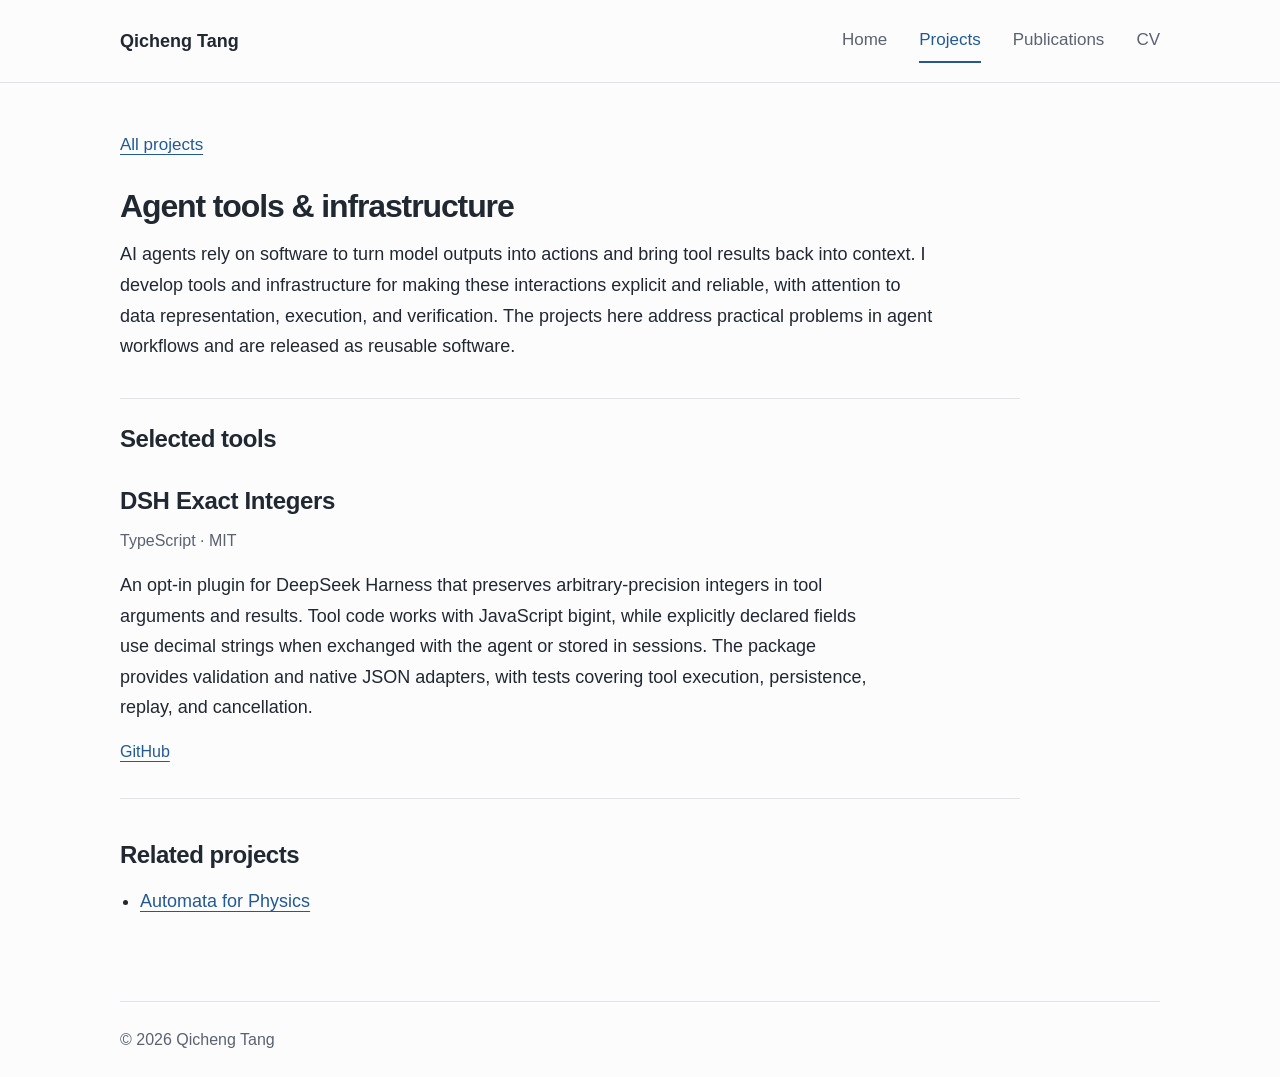
<file: projects/agent-tools.html>
<!doctype html>
<html lang="en">
  <head>
    <meta charset="UTF-8" />
    <meta name="viewport" content="width=device-width, initial-scale=1" />
    <meta name="theme-color" content="#fcfcfd" />
    <meta name="description" content="Software for reliable tool use by AI agents, from data exchange to execution and verification." />
    <meta property="og:type" content="website" />
    <meta property="og:title" content="Agent tools &amp; infrastructure — Qicheng Tang" />
    <meta property="og:description" content="Software for reliable tool use by AI agents, from data exchange to execution and verification." />
    <title>Agent tools &amp; infrastructure — Qicheng Tang</title>
    <link rel="icon" type="image/svg+xml" href="../assets/favicon.svg" />
    <link rel="stylesheet" href="../styles.css" />
    <script src="../script.js" defer></script>
  </head>
  <body>
    <a class="skip-link" href="#main">Skip to content</a>
    <header class="site-header">
      <div class="container header-inner">
        <a class="site-name" href="../index.html">Qicheng Tang</a>
        <nav class="site-navigation" aria-label="Main navigation">
          <a href="../index.html">Home</a>
          <a href="../projects/index.html" aria-current="page">Projects</a>
          <a href="../publications.html">Publications</a>
          <a href="../cv.html">CV</a>
        </nav>
      </div>
    </header>
    <main class="container page" id="main" tabindex="-1">
      <nav class="breadcrumb" aria-label="Breadcrumb"><a href="./index.html">All projects</a></nav>
      <header class="page-heading project-heading">
        <h1>Agent tools &amp; infrastructure</h1>
        <p class="project-introduction">AI agents rely on software to turn model outputs into actions and bring tool results back into context. I develop tools and infrastructure for making these interactions explicit and reliable, with attention to data representation, execution, and verification. The projects here address practical problems in agent workflows and are released as reusable software.</p>
      </header>

      <section class="project-software" aria-labelledby="project-software-title">
        <h2 id="project-software-title">Selected tools</h2>
        <ul class="software-list">
          <li class="software-entry" id="software-dsh-exact-integers">
            <h3><a href="https://github.com/TanTsiChen/dsh-exact-integers" target="_blank" rel="noopener noreferrer">DSH Exact Integers</a></h3>
            <p class="software-meta">TypeScript · MIT</p>
            <p class="software-description">An opt-in plugin for DeepSeek Harness that preserves arbitrary-precision integers in tool arguments and results. Tool code works with JavaScript bigint, while explicitly declared fields use decimal strings when exchanged with the agent or stored in sessions. The package provides validation and native JSON adapters, with tests covering tool execution, persistence, replay, and cancellation.</p>
            <div class="software-links"><a href="https://github.com/TanTsiChen/dsh-exact-integers" target="_blank" rel="noopener noreferrer" aria-label="GitHub repository: DSH Exact Integers">GitHub</a></div>
          </li>
        </ul>
      </section>
      <section class="related-projects" aria-labelledby="related-projects">
        <h2 id="related-projects">Related projects</h2>
        <ul><li><a href="./automata-for-physics.html">Automata for Physics</a></li></ul>
      </section>
    </main>
    <footer class="site-footer container"><p>© <span id="copyright-year">2026</span> Qicheng Tang</p></footer>
  </body>
</html>
</file>
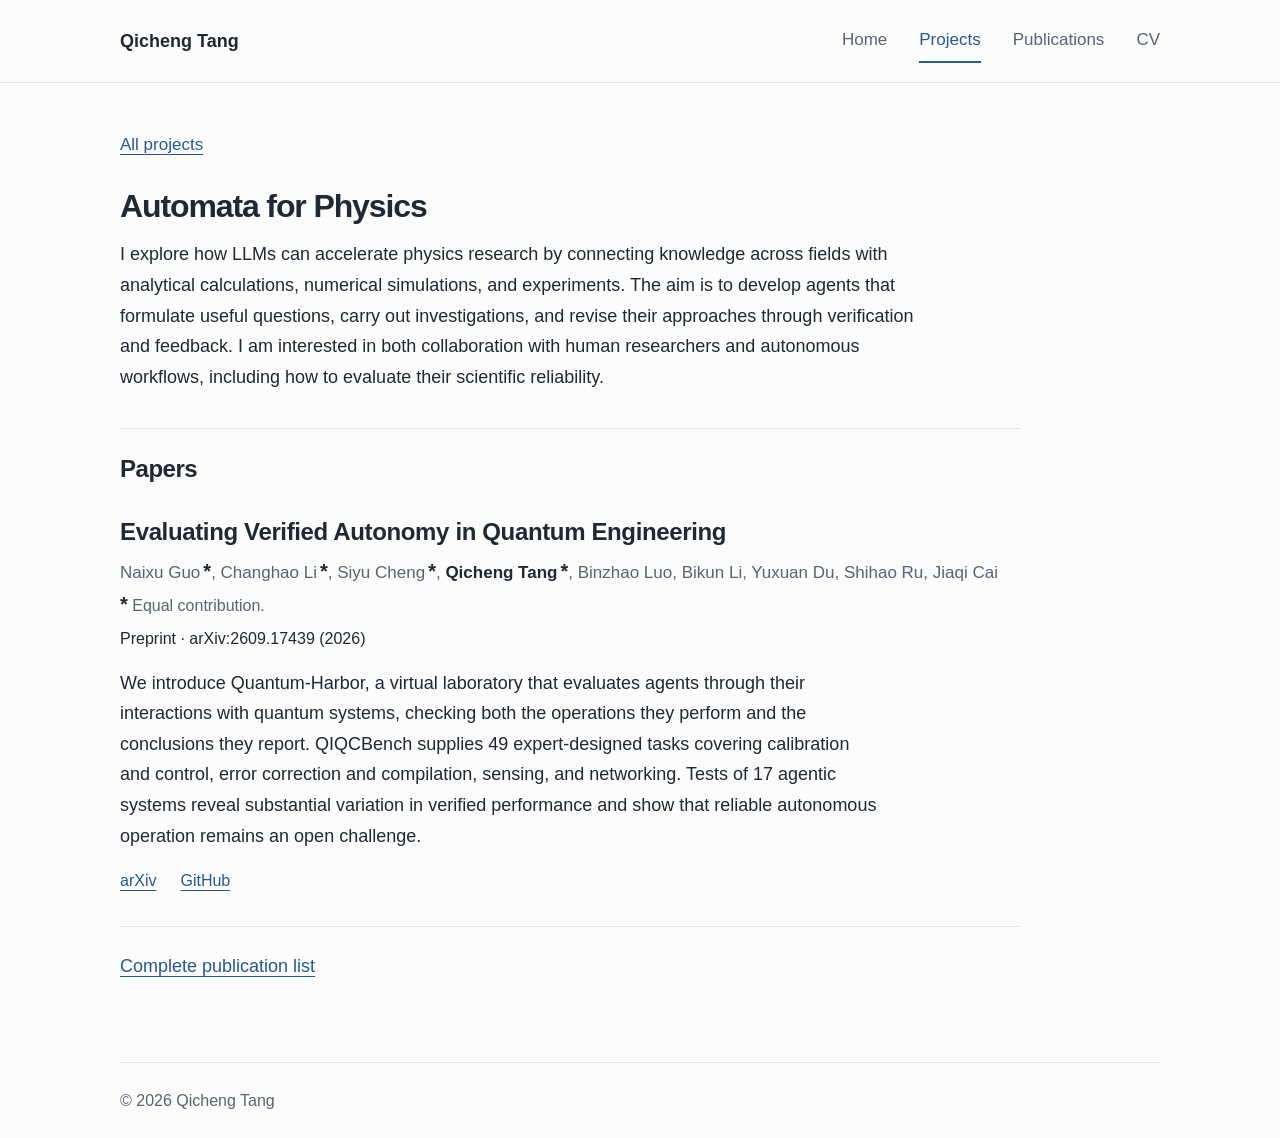
<file: projects/automata-for-physics.html>
<!doctype html>
<html lang="en">
  <head>
    <meta charset="UTF-8" />
    <meta name="viewport" content="width=device-width, initial-scale=1" />
    <meta name="theme-color" content="#fcfcfd" />
    <meta name="description" content="Research agents that connect knowledge across fields with theory, computation, experiments, and verification." />
    <meta property="og:type" content="website" />
    <meta property="og:title" content="Automata for Physics — Qicheng Tang" />
    <meta property="og:description" content="Research agents that connect knowledge across fields with theory, computation, experiments, and verification." />
    <title>Automata for Physics — Qicheng Tang</title>
    <link rel="icon" type="image/svg+xml" href="../assets/favicon.svg" />
    <link rel="stylesheet" href="../styles.css" />
    <script src="../script.js" defer></script>
  </head>
  <body>
    <a class="skip-link" href="#main">Skip to content</a>
    <header class="site-header">
      <div class="container header-inner">
        <a class="site-name" href="../index.html">Qicheng Tang</a>
        <nav class="site-navigation" aria-label="Main navigation">
          <a href="../index.html">Home</a>
          <a href="../projects/index.html" aria-current="page">Projects</a>
          <a href="../publications.html">Publications</a>
          <a href="../cv.html">CV</a>
        </nav>
      </div>
    </header>
    <main class="container page" id="main" tabindex="-1">
      <nav class="breadcrumb" aria-label="Breadcrumb"><a href="./index.html">All projects</a></nav>
      <header class="page-heading project-heading">
        <h1>Automata for Physics</h1>
        <p class="project-introduction">I explore how LLMs can accelerate physics research by connecting knowledge across fields with analytical calculations, numerical simulations, and experiments. The aim is to develop agents that formulate useful questions, carry out investigations, and revise their approaches through verification and feedback. I am interested in both collaboration with human researchers and autonomous workflows, including how to evaluate their scientific reliability.</p>
      </header>
      <section class="project-publications" aria-labelledby="related-publications">
        <h2 id="related-publications">Papers</h2>
        <ul class="publication-list">
<li class="publication" id="paper-guo-2026-verified-autonomy" data-status="preprint">
            <h3><a href="https://arxiv.org/abs/2609.17439" target="_blank" rel="noopener noreferrer">Evaluating Verified Autonomy in Quantum Engineering</a></h3>
            <p class="authors">Naixu Guo<sup class="contribution-symbol" aria-label="equal contribution">*</sup>, Changhao Li<sup class="contribution-symbol" aria-label="equal contribution">*</sup>, Siyu Cheng<sup class="contribution-symbol" aria-label="equal contribution">*</sup>, <strong>Qicheng Tang</strong><sup class="contribution-symbol" aria-label="equal contribution">*</sup>, Binzhao Luo, Bikun Li, Yuxuan Du, Shihao Ru, Jiaqi Cai</p>
            <p class="author-note"><span class="contribution-symbol">*</span> Equal contribution.</p>
            <p class="publication-venue">Preprint · arXiv:2609.17439 (2026)</p>
            <p class="paper-description">We introduce Quantum-Harbor, a virtual laboratory that evaluates agents through their interactions with quantum systems, checking both the operations they perform and the conclusions they report. QIQCBench supplies 49 expert-designed tasks covering calibration and control, error correction and compilation, sensing, and networking. Tests of 17 agentic systems reveal substantial variation in verified performance and show that reliable autonomous operation remains an open challenge.</p>
            <div class="paper-links"><a href="https://arxiv.org/abs/2609.17439" target="_blank" rel="noopener noreferrer" aria-label="arXiv abstract: Evaluating Verified Autonomy in Quantum Engineering">arXiv</a> <a href="https://github.com/GaugeForge/Quantum-Harbor" target="_blank" rel="noopener noreferrer">GitHub</a></div>
          </li>
        </ul>
        <p class="all-publications"><a href="../publications.html">Complete publication list</a></p>
      </section>

    </main>
    <footer class="site-footer container"><p>© <span id="copyright-year">2026</span> Qicheng Tang</p></footer>
  </body>
</html>
</file>
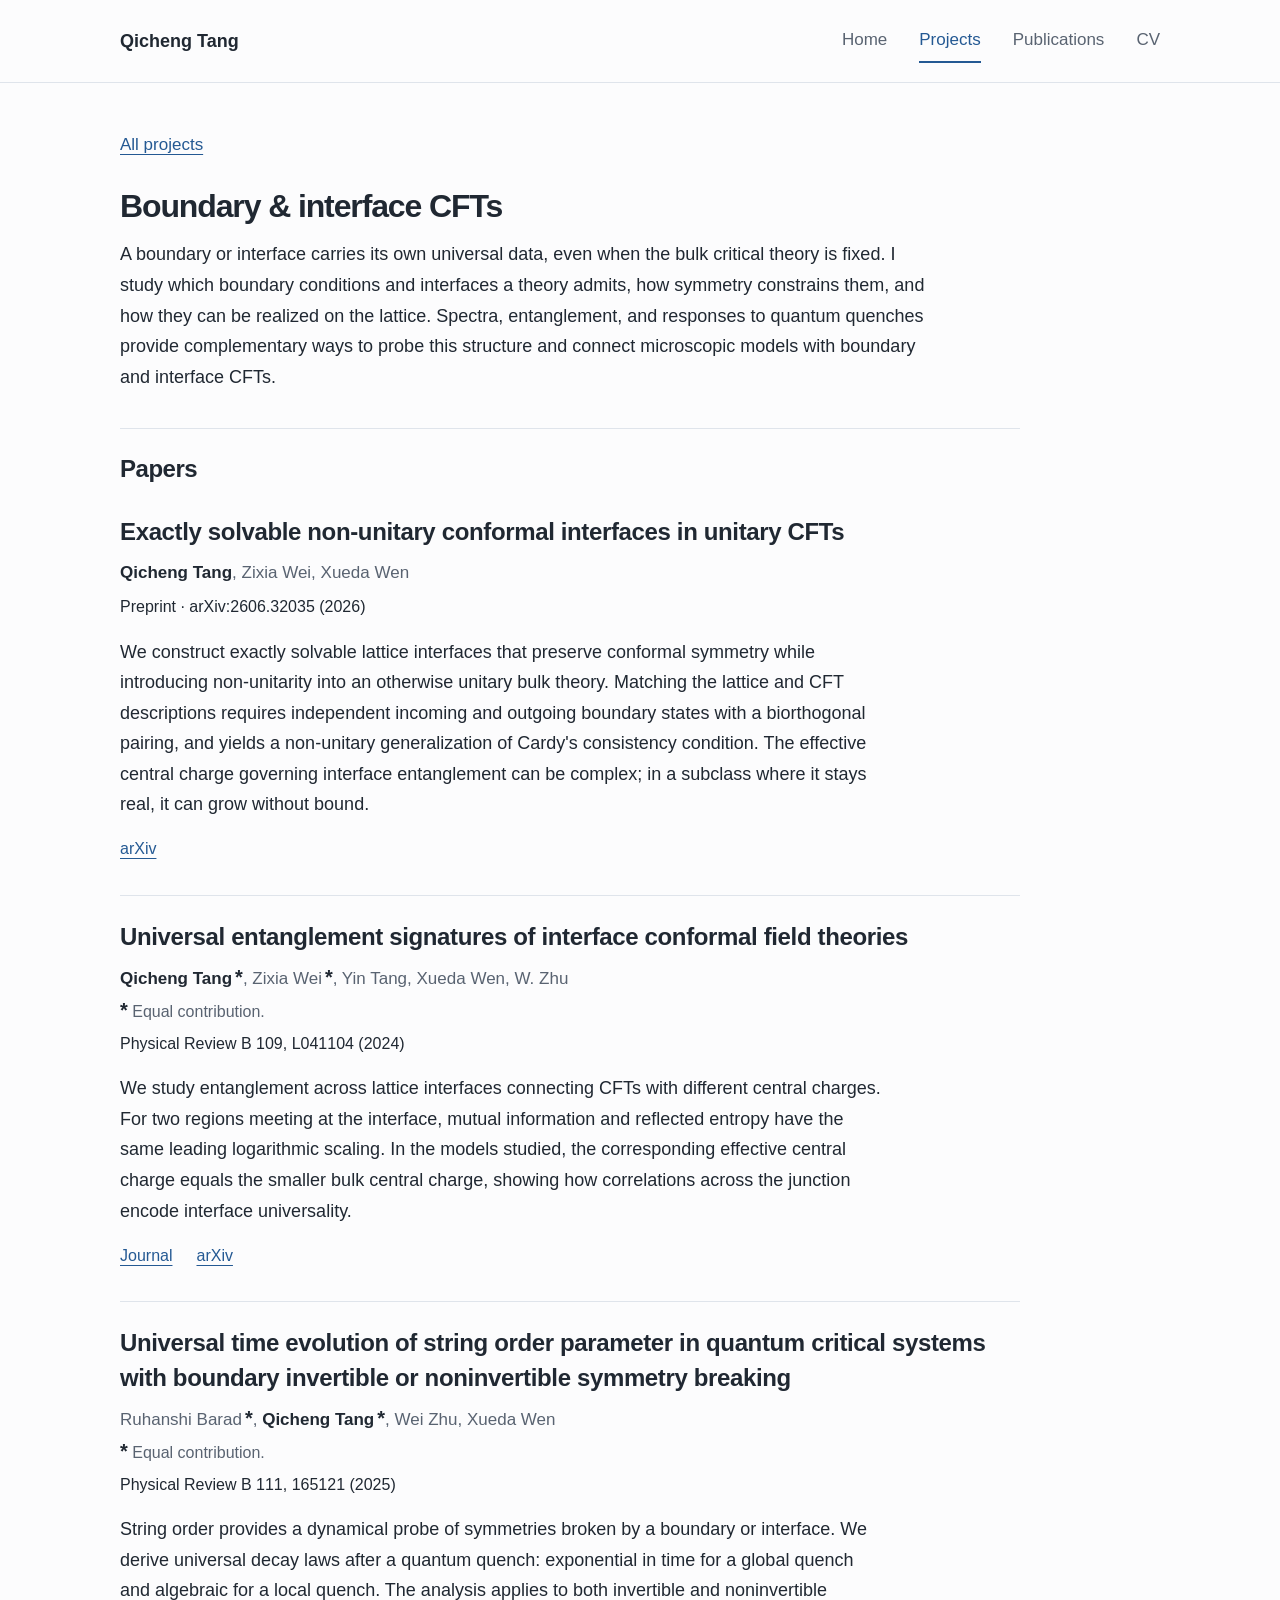
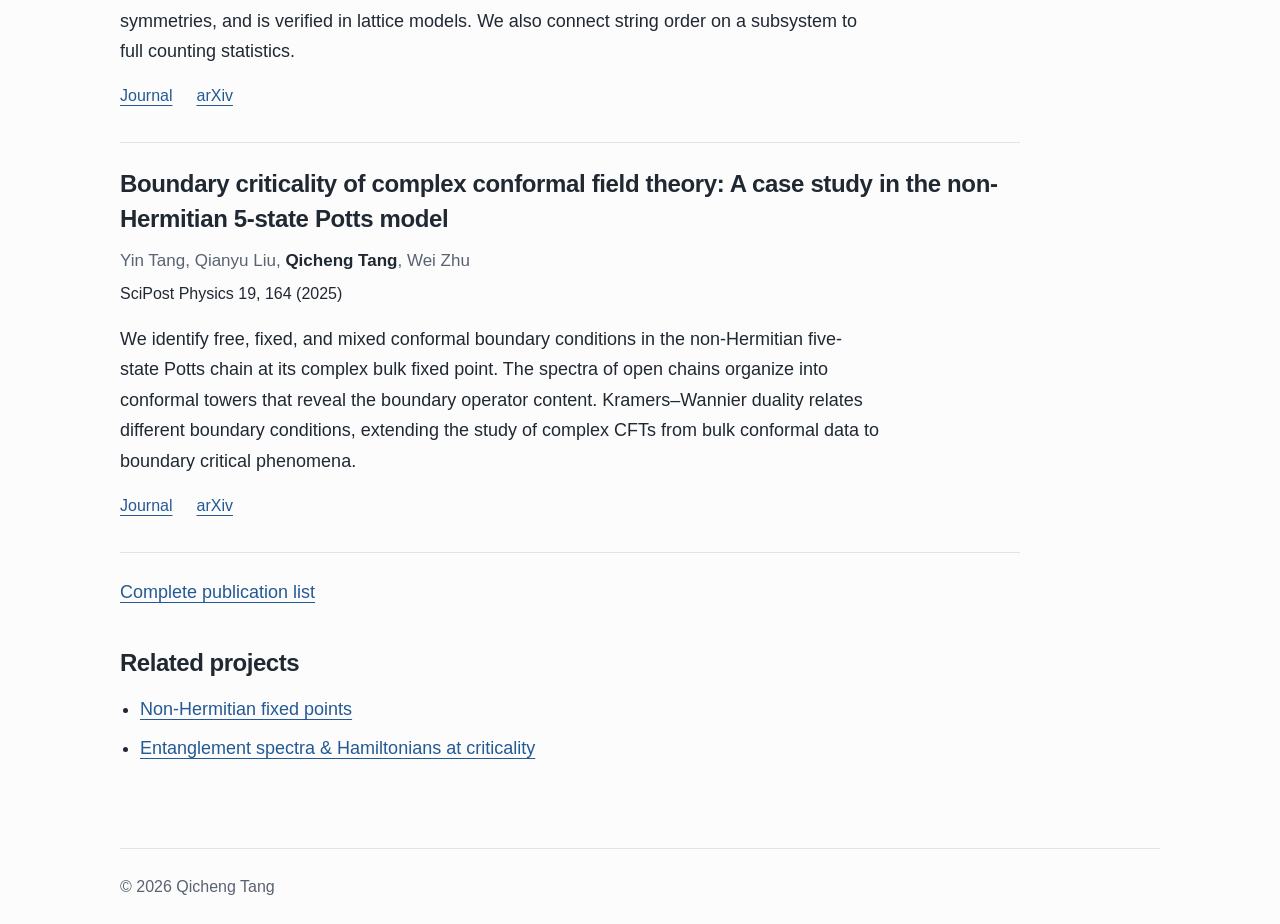
<file: projects/boundary-interface-cfts.html>
<!doctype html>
<html lang="en">
  <head>
    <meta charset="UTF-8" />
    <meta name="viewport" content="width=device-width, initial-scale=1" />
    <meta name="theme-color" content="#fcfcfd" />
    <meta name="description" content="Conformal boundaries and interfaces through their spectra, entanglement, and the symmetries they preserve or break." />
    <meta property="og:type" content="website" />
    <meta property="og:title" content="Boundary &amp; interface CFTs — Qicheng Tang" />
    <meta property="og:description" content="Conformal boundaries and interfaces through their spectra, entanglement, and the symmetries they preserve or break." />
    <title>Boundary &amp; interface CFTs — Qicheng Tang</title>
    <link rel="icon" type="image/svg+xml" href="../assets/favicon.svg" />
    <link rel="stylesheet" href="../styles.css" />
    <script src="../script.js" defer></script>
  </head>
  <body>
    <a class="skip-link" href="#main">Skip to content</a>
    <header class="site-header">
      <div class="container header-inner">
        <a class="site-name" href="../index.html">Qicheng Tang</a>
        <nav class="site-navigation" aria-label="Main navigation">
          <a href="../index.html">Home</a>
          <a href="../projects/index.html" aria-current="page">Projects</a>
          <a href="../publications.html">Publications</a>
          <a href="../cv.html">CV</a>
        </nav>
      </div>
    </header>
    <main class="container page" id="main" tabindex="-1">
      <nav class="breadcrumb" aria-label="Breadcrumb"><a href="./index.html">All projects</a></nav>
      <header class="page-heading project-heading">
        <h1>Boundary &amp; interface CFTs</h1>
        <p class="project-introduction">A boundary or interface carries its own universal data, even when the bulk critical theory is fixed. I study which boundary conditions and interfaces a theory admits, how symmetry constrains them, and how they can be realized on the lattice. Spectra, entanglement, and responses to quantum quenches provide complementary ways to probe this structure and connect microscopic models with boundary and interface CFTs.</p>
      </header>
      <section class="project-publications" aria-labelledby="related-publications">
        <h2 id="related-publications">Papers</h2>
        <ul class="publication-list">
<li class="publication" id="paper-tang-2026-interfaces" data-status="preprint">
            <h3><a href="https://arxiv.org/abs/2606.32035" target="_blank" rel="noopener noreferrer">Exactly solvable non-unitary conformal interfaces in unitary CFTs</a></h3>
            <p class="authors"><strong>Qicheng Tang</strong>, Zixia Wei, Xueda Wen</p>
            <p class="publication-venue">Preprint · arXiv:2606.32035 (2026)</p>
            <p class="paper-description">We construct exactly solvable lattice interfaces that preserve conformal symmetry while introducing non-unitarity into an otherwise unitary bulk theory. Matching the lattice and CFT descriptions requires independent incoming and outgoing boundary states with a biorthogonal pairing, and yields a non-unitary generalization of Cardy&#39;s consistency condition. The effective central charge governing interface entanglement can be complex; in a subclass where it stays real, it can grow without bound.</p>
            <div class="paper-links"><a href="https://arxiv.org/abs/2606.32035" target="_blank" rel="noopener noreferrer" aria-label="arXiv abstract: Exactly solvable non-unitary conformal interfaces in unitary CFTs">arXiv</a></div>
          </li>
<li class="publication" id="paper-tang-2024-signatures" data-status="journal">
            <h3><a href="https://doi.org/10.1103/PhysRevB.109.L041104" target="_blank" rel="noopener noreferrer">Universal entanglement signatures of interface conformal field theories</a></h3>
            <p class="authors"><strong>Qicheng Tang</strong><sup class="contribution-symbol" aria-label="equal contribution">*</sup>, Zixia Wei<sup class="contribution-symbol" aria-label="equal contribution">*</sup>, Yin Tang, Xueda Wen, W. Zhu</p>
            <p class="author-note"><span class="contribution-symbol">*</span> Equal contribution.</p>
            <p class="publication-venue">Physical Review B 109, L041104 (2024)</p>
            <p class="paper-description">We study entanglement across lattice interfaces connecting CFTs with different central charges. For two regions meeting at the interface, mutual information and reflected entropy have the same leading logarithmic scaling. In the models studied, the corresponding effective central charge equals the smaller bulk central charge, showing how correlations across the junction encode interface universality.</p>
            <div class="paper-links"><a href="https://doi.org/10.1103/PhysRevB.109.L041104" target="_blank" rel="noopener noreferrer" aria-label="Journal article: Universal entanglement signatures of interface conformal field theories">Journal</a> <a href="https://arxiv.org/abs/2308.03646" target="_blank" rel="noopener noreferrer" aria-label="arXiv abstract: Universal entanglement signatures of interface conformal field theories">arXiv</a></div>
          </li>
<li class="publication" id="paper-barad-2025-string-order" data-status="journal">
            <h3><a href="https://doi.org/10.1103/PhysRevB.111.165121" target="_blank" rel="noopener noreferrer">Universal time evolution of string order parameter in quantum critical systems with boundary invertible or noninvertible symmetry breaking</a></h3>
            <p class="authors">Ruhanshi Barad<sup class="contribution-symbol" aria-label="equal contribution">*</sup>, <strong>Qicheng Tang</strong><sup class="contribution-symbol" aria-label="equal contribution">*</sup>, Wei Zhu, Xueda Wen</p>
            <p class="author-note"><span class="contribution-symbol">*</span> Equal contribution.</p>
            <p class="publication-venue">Physical Review B 111, 165121 (2025)</p>
            <p class="paper-description">String order provides a dynamical probe of symmetries broken by a boundary or interface. We derive universal decay laws after a quantum quench: exponential in time for a global quench and algebraic for a local quench. The analysis applies to both invertible and noninvertible symmetries, and is verified in lattice models. We also connect string order on a subsystem to full counting statistics.</p>
            <div class="paper-links"><a href="https://doi.org/10.1103/PhysRevB.111.165121" target="_blank" rel="noopener noreferrer" aria-label="Journal article: Universal time evolution of string order parameter in quantum critical systems with boundary invertible or noninvertible symmetry breaking">Journal</a> <a href="https://arxiv.org/abs/2410.16402" target="_blank" rel="noopener noreferrer" aria-label="arXiv abstract: Universal time evolution of string order parameter in quantum critical systems with boundary invertible or noninvertible symmetry breaking">arXiv</a></div>
          </li>
<li class="publication" id="paper-tang-2025-boundary" data-status="journal">
            <h3><a href="https://doi.org/10.21468/SciPostPhys.19.6.164" target="_blank" rel="noopener noreferrer">Boundary criticality of complex conformal field theory: A case study in the non-Hermitian 5-state Potts model</a></h3>
            <p class="authors">Yin Tang, Qianyu Liu, <strong>Qicheng Tang</strong>, Wei Zhu</p>
            <p class="publication-venue">SciPost Physics 19, 164 (2025)</p>
            <p class="paper-description">We identify free, fixed, and mixed conformal boundary conditions in the non-Hermitian five-state Potts chain at its complex bulk fixed point. The spectra of open chains organize into conformal towers that reveal the boundary operator content. Kramers–Wannier duality relates different boundary conditions, extending the study of complex CFTs from bulk conformal data to boundary critical phenomena.</p>
            <div class="paper-links"><a href="https://doi.org/10.21468/SciPostPhys.19.6.164" target="_blank" rel="noopener noreferrer" aria-label="Journal article: Boundary criticality of complex conformal field theory: A case study in the non-Hermitian 5-state Potts model">Journal</a> <a href="https://arxiv.org/abs/2512.07625" target="_blank" rel="noopener noreferrer" aria-label="arXiv abstract: Boundary criticality of complex conformal field theory: A case study in the non-Hermitian 5-state Potts model">arXiv</a></div>
          </li>
        </ul>
        <p class="all-publications"><a href="../publications.html">Complete publication list</a></p>
      </section>
      <section class="related-projects" aria-labelledby="related-projects">
        <h2 id="related-projects">Related projects</h2>
        <ul><li><a href="./complex-cfts.html">Non-Hermitian fixed points</a></li><li><a href="./universal-entanglement.html">Entanglement spectra &amp; Hamiltonians at criticality</a></li></ul>
      </section>
    </main>
    <footer class="site-footer container"><p>© <span id="copyright-year">2026</span> Qicheng Tang</p></footer>
  </body>
</html>
</file>
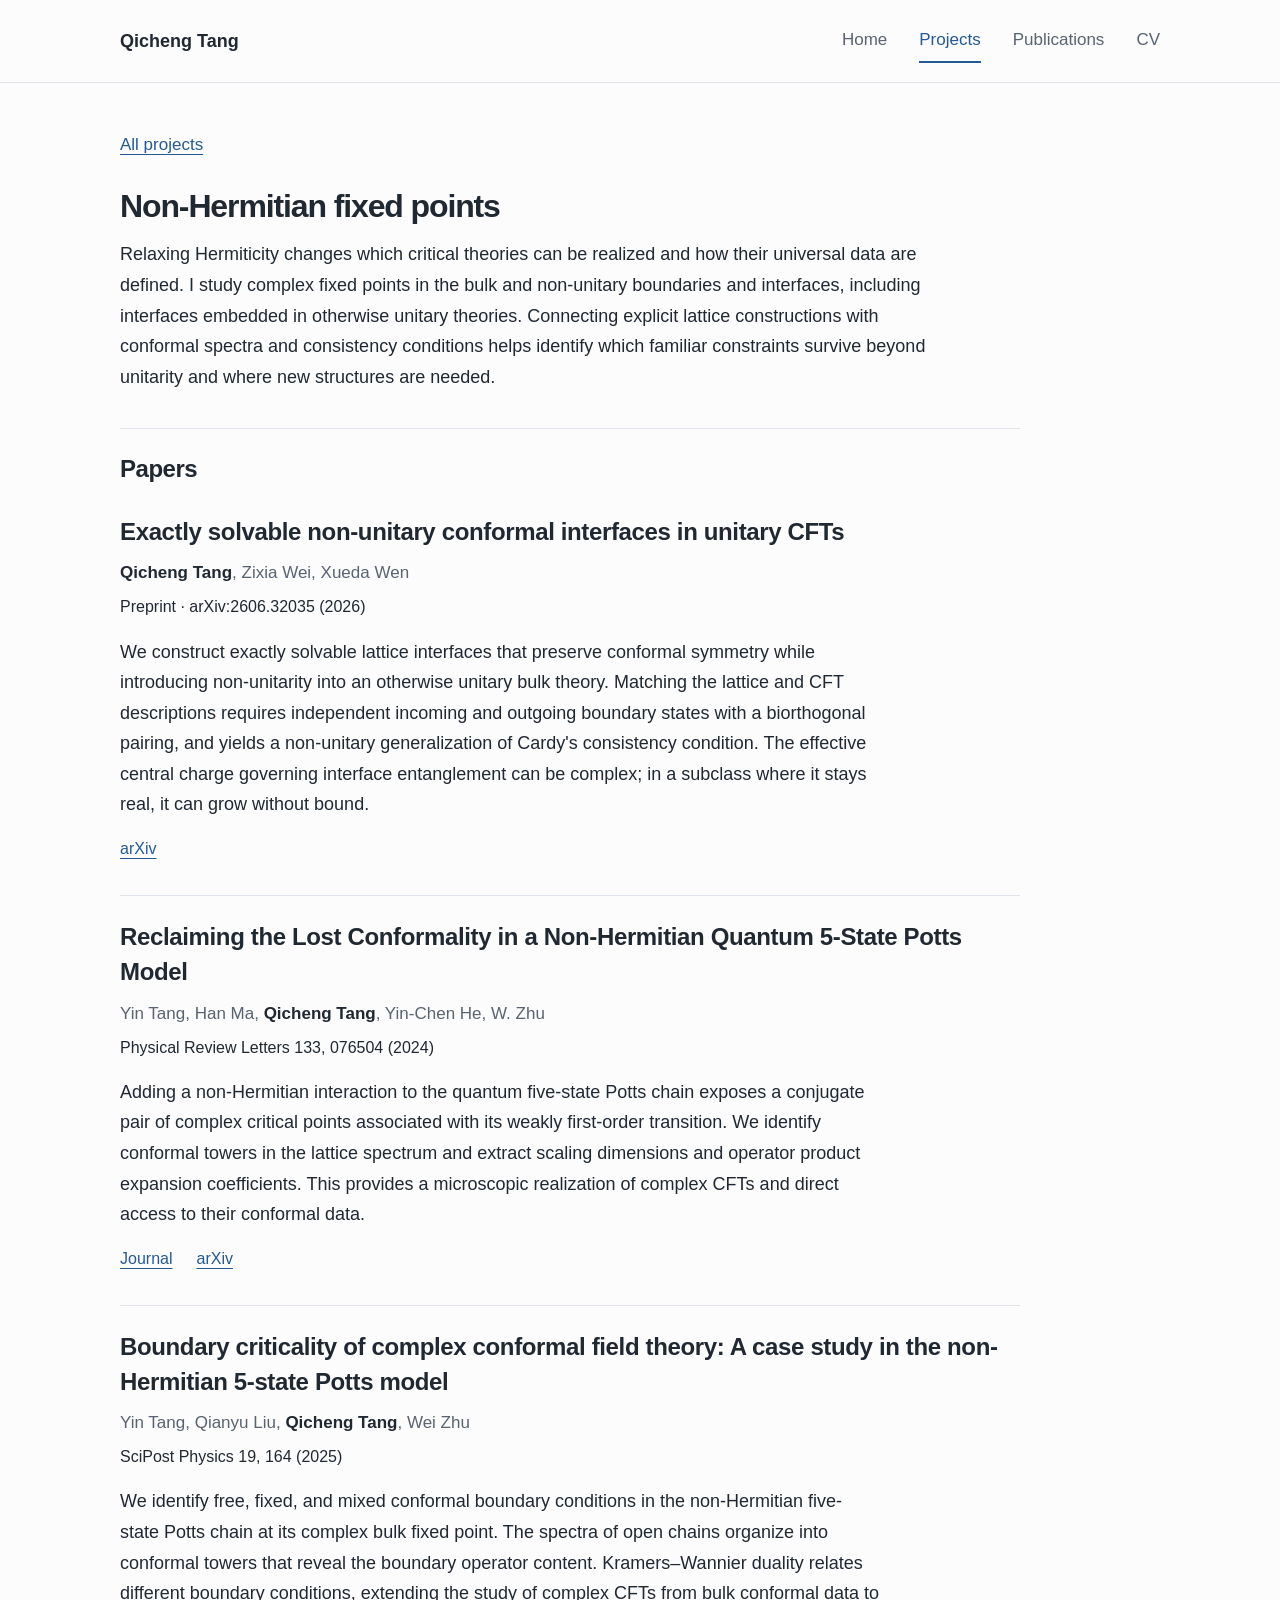
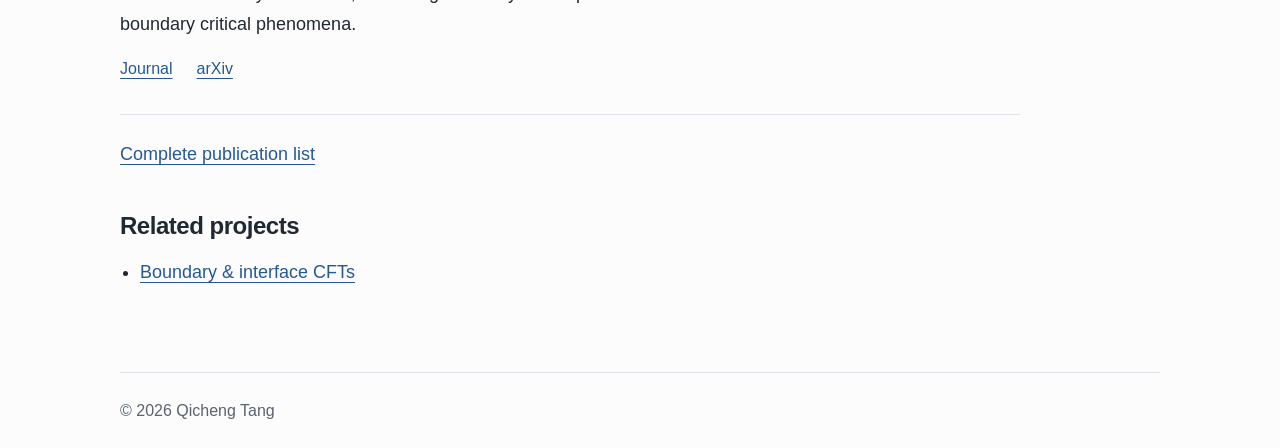
<file: projects/complex-cfts.html>
<!doctype html>
<html lang="en">
  <head>
    <meta charset="UTF-8" />
    <meta name="viewport" content="width=device-width, initial-scale=1" />
    <meta name="theme-color" content="#fcfcfd" />
    <meta name="description" content="Microscopic realizations and universal structures of non-Hermitian bulk, boundary, and interface fixed points." />
    <meta property="og:type" content="website" />
    <meta property="og:title" content="Non-Hermitian fixed points — Qicheng Tang" />
    <meta property="og:description" content="Microscopic realizations and universal structures of non-Hermitian bulk, boundary, and interface fixed points." />
    <title>Non-Hermitian fixed points — Qicheng Tang</title>
    <link rel="icon" type="image/svg+xml" href="../assets/favicon.svg" />
    <link rel="stylesheet" href="../styles.css" />
    <script src="../script.js" defer></script>
  </head>
  <body>
    <a class="skip-link" href="#main">Skip to content</a>
    <header class="site-header">
      <div class="container header-inner">
        <a class="site-name" href="../index.html">Qicheng Tang</a>
        <nav class="site-navigation" aria-label="Main navigation">
          <a href="../index.html">Home</a>
          <a href="../projects/index.html" aria-current="page">Projects</a>
          <a href="../publications.html">Publications</a>
          <a href="../cv.html">CV</a>
        </nav>
      </div>
    </header>
    <main class="container page" id="main" tabindex="-1">
      <nav class="breadcrumb" aria-label="Breadcrumb"><a href="./index.html">All projects</a></nav>
      <header class="page-heading project-heading">
        <h1>Non-Hermitian fixed points</h1>
        <p class="project-introduction">Relaxing Hermiticity changes which critical theories can be realized and how their universal data are defined. I study complex fixed points in the bulk and non-unitary boundaries and interfaces, including interfaces embedded in otherwise unitary theories. Connecting explicit lattice constructions with conformal spectra and consistency conditions helps identify which familiar constraints survive beyond unitarity and where new structures are needed.</p>
      </header>
      <section class="project-publications" aria-labelledby="related-publications">
        <h2 id="related-publications">Papers</h2>
        <ul class="publication-list">
<li class="publication" id="paper-tang-2026-interfaces" data-status="preprint">
            <h3><a href="https://arxiv.org/abs/2606.32035" target="_blank" rel="noopener noreferrer">Exactly solvable non-unitary conformal interfaces in unitary CFTs</a></h3>
            <p class="authors"><strong>Qicheng Tang</strong>, Zixia Wei, Xueda Wen</p>
            <p class="publication-venue">Preprint · arXiv:2606.32035 (2026)</p>
            <p class="paper-description">We construct exactly solvable lattice interfaces that preserve conformal symmetry while introducing non-unitarity into an otherwise unitary bulk theory. Matching the lattice and CFT descriptions requires independent incoming and outgoing boundary states with a biorthogonal pairing, and yields a non-unitary generalization of Cardy&#39;s consistency condition. The effective central charge governing interface entanglement can be complex; in a subclass where it stays real, it can grow without bound.</p>
            <div class="paper-links"><a href="https://arxiv.org/abs/2606.32035" target="_blank" rel="noopener noreferrer" aria-label="arXiv abstract: Exactly solvable non-unitary conformal interfaces in unitary CFTs">arXiv</a></div>
          </li>
<li class="publication" id="paper-tang-2024-conformality" data-status="journal">
            <h3><a href="https://doi.org/10.1103/PhysRevLett.133.076504" target="_blank" rel="noopener noreferrer">Reclaiming the Lost Conformality in a Non-Hermitian Quantum 5-State Potts Model</a></h3>
            <p class="authors">Yin Tang, Han Ma, <strong>Qicheng Tang</strong>, Yin-Chen He, W. Zhu</p>
            <p class="publication-venue">Physical Review Letters 133, 076504 (2024)</p>
            <p class="paper-description">Adding a non-Hermitian interaction to the quantum five-state Potts chain exposes a conjugate pair of complex critical points associated with its weakly first-order transition. We identify conformal towers in the lattice spectrum and extract scaling dimensions and operator product expansion coefficients. This provides a microscopic realization of complex CFTs and direct access to their conformal data.</p>
            <div class="paper-links"><a href="https://doi.org/10.1103/PhysRevLett.133.076504" target="_blank" rel="noopener noreferrer" aria-label="Journal article: Reclaiming the Lost Conformality in a Non-Hermitian Quantum 5-State Potts Model">Journal</a> <a href="https://arxiv.org/abs/2403.00852" target="_blank" rel="noopener noreferrer" aria-label="arXiv abstract: Reclaiming the Lost Conformality in a Non-Hermitian Quantum 5-State Potts Model">arXiv</a></div>
          </li>
<li class="publication" id="paper-tang-2025-boundary" data-status="journal">
            <h3><a href="https://doi.org/10.21468/SciPostPhys.19.6.164" target="_blank" rel="noopener noreferrer">Boundary criticality of complex conformal field theory: A case study in the non-Hermitian 5-state Potts model</a></h3>
            <p class="authors">Yin Tang, Qianyu Liu, <strong>Qicheng Tang</strong>, Wei Zhu</p>
            <p class="publication-venue">SciPost Physics 19, 164 (2025)</p>
            <p class="paper-description">We identify free, fixed, and mixed conformal boundary conditions in the non-Hermitian five-state Potts chain at its complex bulk fixed point. The spectra of open chains organize into conformal towers that reveal the boundary operator content. Kramers–Wannier duality relates different boundary conditions, extending the study of complex CFTs from bulk conformal data to boundary critical phenomena.</p>
            <div class="paper-links"><a href="https://doi.org/10.21468/SciPostPhys.19.6.164" target="_blank" rel="noopener noreferrer" aria-label="Journal article: Boundary criticality of complex conformal field theory: A case study in the non-Hermitian 5-state Potts model">Journal</a> <a href="https://arxiv.org/abs/2512.07625" target="_blank" rel="noopener noreferrer" aria-label="arXiv abstract: Boundary criticality of complex conformal field theory: A case study in the non-Hermitian 5-state Potts model">arXiv</a></div>
          </li>
        </ul>
        <p class="all-publications"><a href="../publications.html">Complete publication list</a></p>
      </section>
      <section class="related-projects" aria-labelledby="related-projects">
        <h2 id="related-projects">Related projects</h2>
        <ul><li><a href="./boundary-interface-cfts.html">Boundary &amp; interface CFTs</a></li></ul>
      </section>
    </main>
    <footer class="site-footer container"><p>© <span id="copyright-year">2026</span> Qicheng Tang</p></footer>
  </body>
</html>
</file>
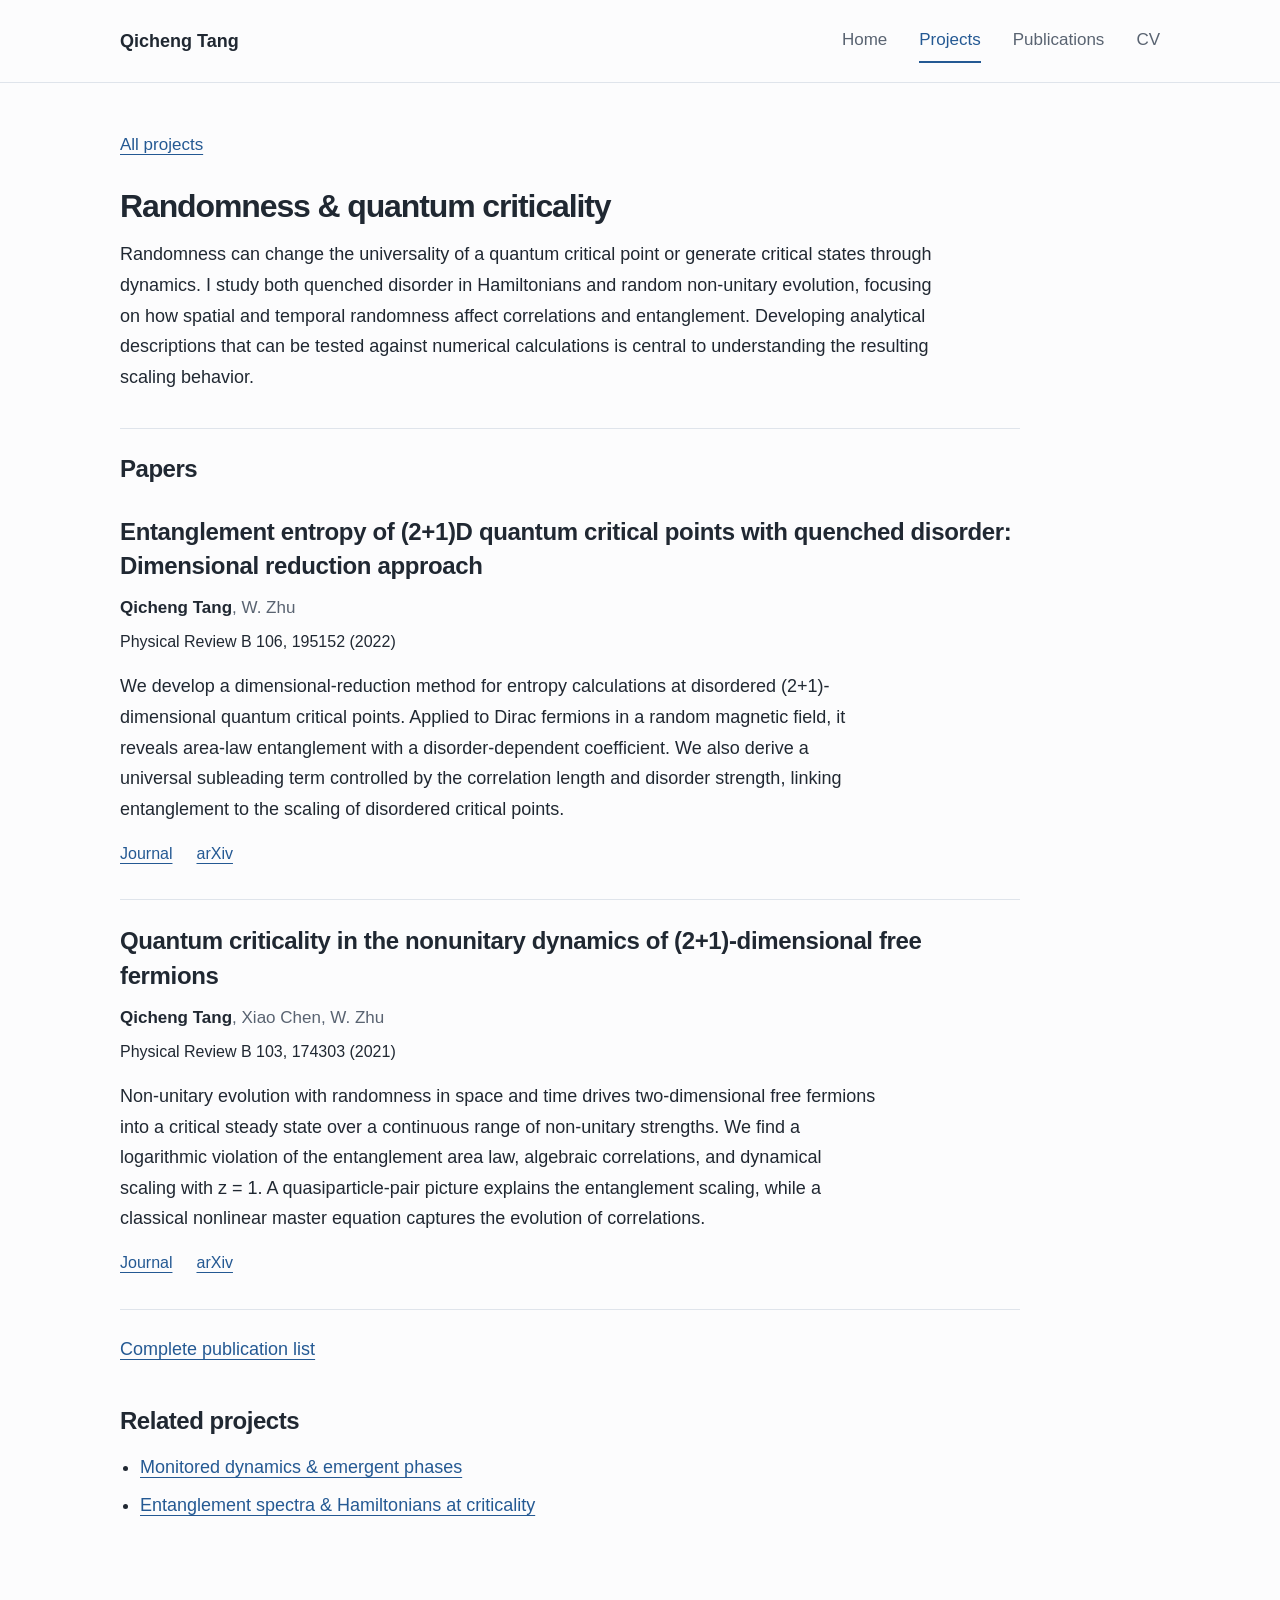
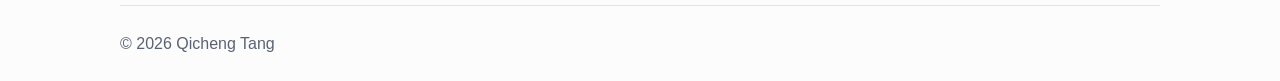
<file: projects/disordered-criticality.html>
<!doctype html>
<html lang="en">
  <head>
    <meta charset="UTF-8" />
    <meta name="viewport" content="width=device-width, initial-scale=1" />
    <meta name="theme-color" content="#fcfcfd" />
    <meta name="description" content="How static disorder and randomness in time evolution change quantum criticality, correlations, and entanglement." />
    <meta property="og:type" content="website" />
    <meta property="og:title" content="Randomness &amp; quantum criticality — Qicheng Tang" />
    <meta property="og:description" content="How static disorder and randomness in time evolution change quantum criticality, correlations, and entanglement." />
    <title>Randomness &amp; quantum criticality — Qicheng Tang</title>
    <link rel="icon" type="image/svg+xml" href="../assets/favicon.svg" />
    <link rel="stylesheet" href="../styles.css" />
    <script src="../script.js" defer></script>
  </head>
  <body>
    <a class="skip-link" href="#main">Skip to content</a>
    <header class="site-header">
      <div class="container header-inner">
        <a class="site-name" href="../index.html">Qicheng Tang</a>
        <nav class="site-navigation" aria-label="Main navigation">
          <a href="../index.html">Home</a>
          <a href="../projects/index.html" aria-current="page">Projects</a>
          <a href="../publications.html">Publications</a>
          <a href="../cv.html">CV</a>
        </nav>
      </div>
    </header>
    <main class="container page" id="main" tabindex="-1">
      <nav class="breadcrumb" aria-label="Breadcrumb"><a href="./index.html">All projects</a></nav>
      <header class="page-heading project-heading">
        <h1>Randomness &amp; quantum criticality</h1>
        <p class="project-introduction">Randomness can change the universality of a quantum critical point or generate critical states through dynamics. I study both quenched disorder in Hamiltonians and random non-unitary evolution, focusing on how spatial and temporal randomness affect correlations and entanglement. Developing analytical descriptions that can be tested against numerical calculations is central to understanding the resulting scaling behavior.</p>
      </header>
      <section class="project-publications" aria-labelledby="related-publications">
        <h2 id="related-publications">Papers</h2>
        <ul class="publication-list">
<li class="publication" id="paper-tang-2022-disorder" data-status="journal">
            <h3><a href="https://doi.org/10.1103/PhysRevB.106.195152" target="_blank" rel="noopener noreferrer">Entanglement entropy of (2+1)D quantum critical points with quenched disorder: Dimensional reduction approach</a></h3>
            <p class="authors"><strong>Qicheng Tang</strong>, W. Zhu</p>
            <p class="publication-venue">Physical Review B 106, 195152 (2022)</p>
            <p class="paper-description">We develop a dimensional-reduction method for entropy calculations at disordered (2+1)-dimensional quantum critical points. Applied to Dirac fermions in a random magnetic field, it reveals area-law entanglement with a disorder-dependent coefficient. We also derive a universal subleading term controlled by the correlation length and disorder strength, linking entanglement to the scaling of disordered critical points.</p>
            <div class="paper-links"><a href="https://doi.org/10.1103/PhysRevB.106.195152" target="_blank" rel="noopener noreferrer" aria-label="Journal article: Entanglement entropy of (2+1)D quantum critical points with quenched disorder: Dimensional reduction approach">Journal</a> <a href="https://arxiv.org/abs/2201.05035" target="_blank" rel="noopener noreferrer" aria-label="arXiv abstract: Entanglement entropy of (2+1)D quantum critical points with quenched disorder: Dimensional reduction approach">arXiv</a></div>
          </li>
<li class="publication" id="paper-tang-2021-nonunitary" data-status="journal">
            <h3><a href="https://doi.org/10.1103/PhysRevB.103.174303" target="_blank" rel="noopener noreferrer">Quantum criticality in the nonunitary dynamics of (2+1)-dimensional free fermions</a></h3>
            <p class="authors"><strong>Qicheng Tang</strong>, Xiao Chen, W. Zhu</p>
            <p class="publication-venue">Physical Review B 103, 174303 (2021)</p>
            <p class="paper-description">Non-unitary evolution with randomness in space and time drives two-dimensional free fermions into a critical steady state over a continuous range of non-unitary strengths. We find a logarithmic violation of the entanglement area law, algebraic correlations, and dynamical scaling with z = 1. A quasiparticle-pair picture explains the entanglement scaling, while a classical nonlinear master equation captures the evolution of correlations.</p>
            <div class="paper-links"><a href="https://doi.org/10.1103/PhysRevB.103.174303" target="_blank" rel="noopener noreferrer" aria-label="Journal article: Quantum criticality in the nonunitary dynamics of (2+1)-dimensional free fermions">Journal</a> <a href="https://arxiv.org/abs/2101.04320" target="_blank" rel="noopener noreferrer" aria-label="arXiv abstract: Quantum criticality in the nonunitary dynamics of (2+1)-dimensional free fermions">arXiv</a></div>
          </li>
        </ul>
        <p class="all-publications"><a href="../publications.html">Complete publication list</a></p>
      </section>
      <section class="related-projects" aria-labelledby="related-projects">
        <h2 id="related-projects">Related projects</h2>
        <ul><li><a href="./non-unitary-criticality.html">Monitored dynamics &amp; emergent phases</a></li><li><a href="./universal-entanglement.html">Entanglement spectra &amp; Hamiltonians at criticality</a></li></ul>
      </section>
    </main>
    <footer class="site-footer container"><p>© <span id="copyright-year">2026</span> Qicheng Tang</p></footer>
  </body>
</html>
</file>
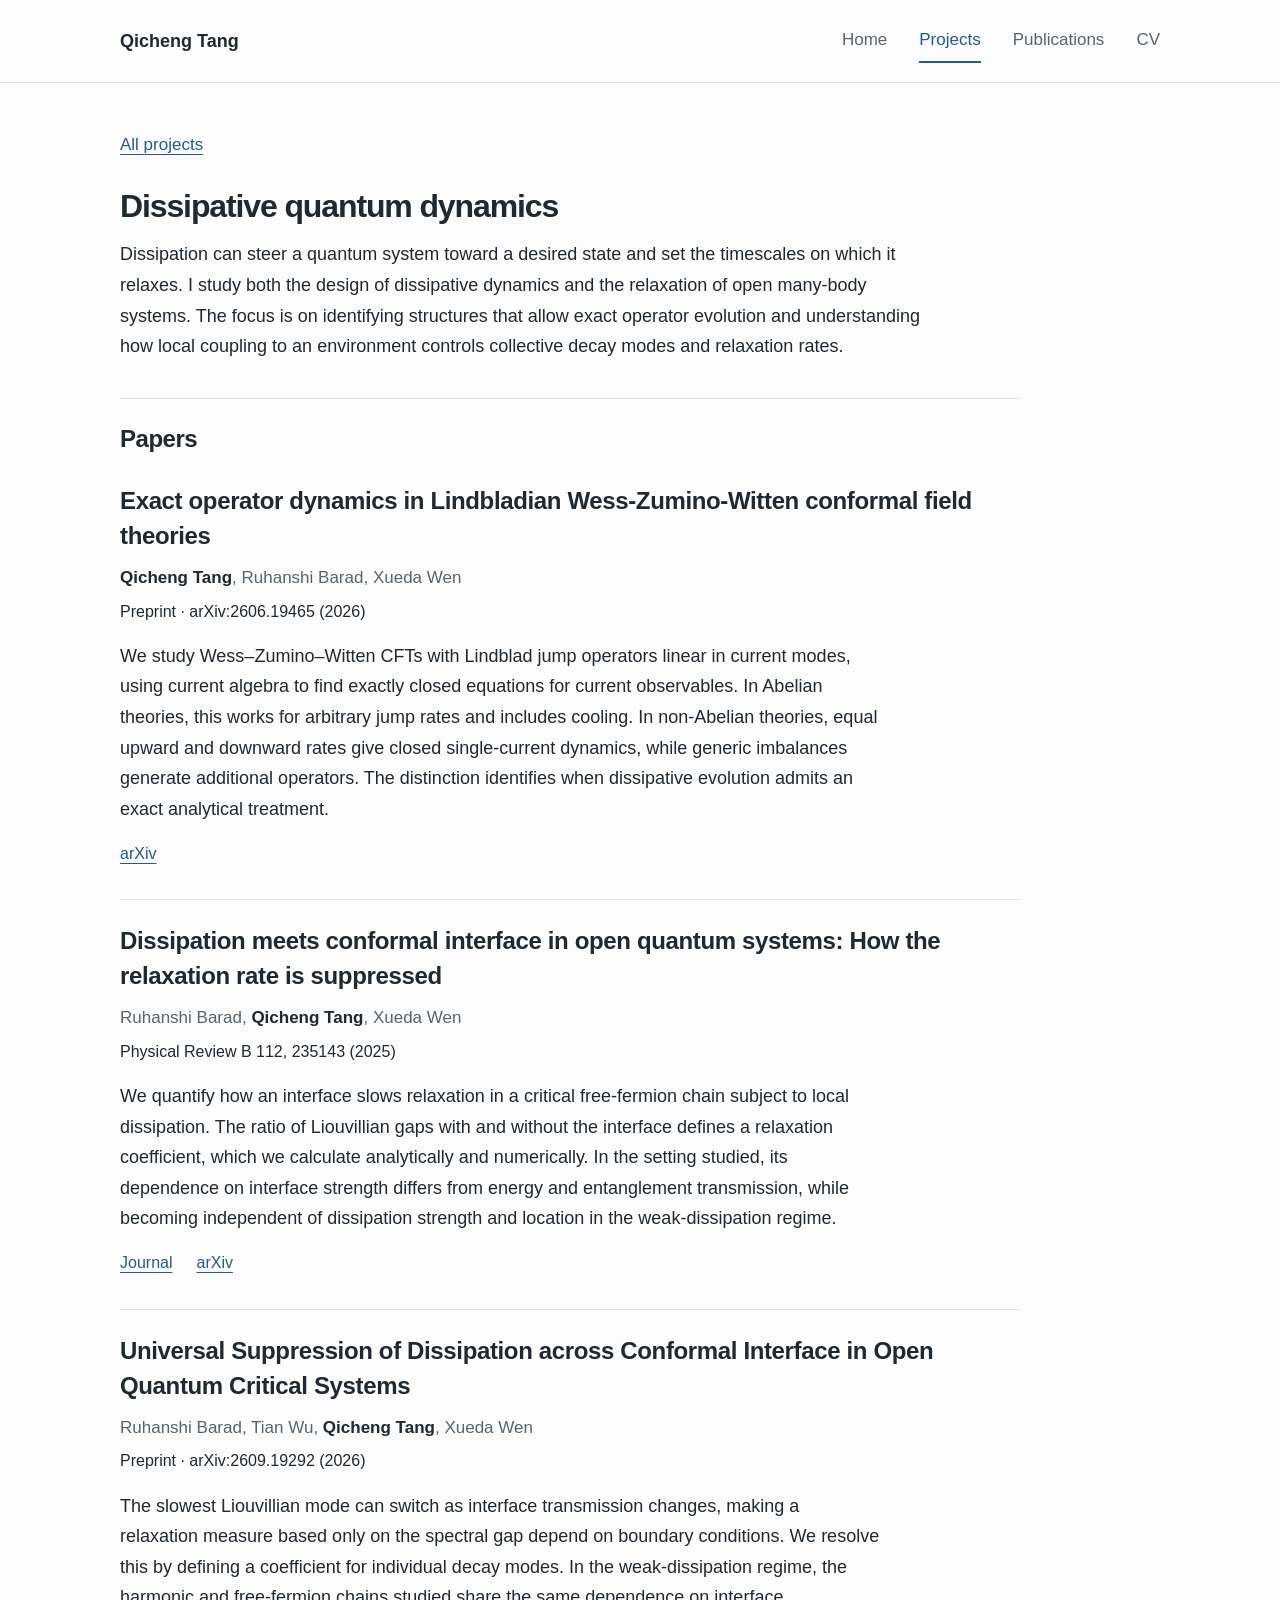
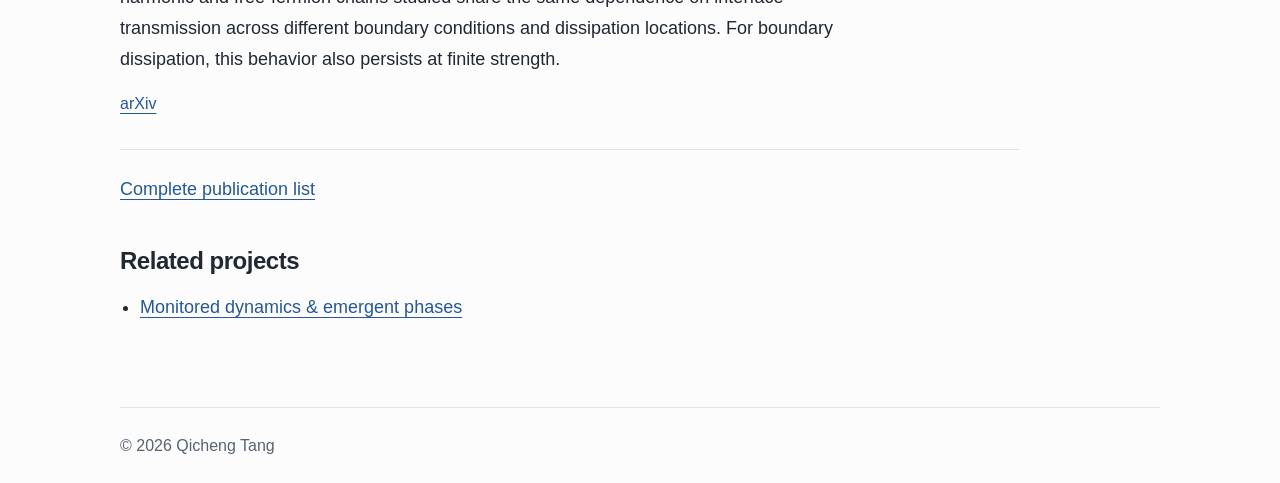
<file: projects/dissipative-dynamics.html>
<!doctype html>
<html lang="en">
  <head>
    <meta charset="UTF-8" />
    <meta name="viewport" content="width=device-width, initial-scale=1" />
    <meta name="theme-color" content="#fcfcfd" />
    <meta name="description" content="State preparation, solvable operator dynamics, and relaxation in open quantum many-body systems." />
    <meta property="og:type" content="website" />
    <meta property="og:title" content="Dissipative quantum dynamics — Qicheng Tang" />
    <meta property="og:description" content="State preparation, solvable operator dynamics, and relaxation in open quantum many-body systems." />
    <title>Dissipative quantum dynamics — Qicheng Tang</title>
    <link rel="icon" type="image/svg+xml" href="../assets/favicon.svg" />
    <link rel="stylesheet" href="../styles.css" />
    <script src="../script.js" defer></script>
  </head>
  <body>
    <a class="skip-link" href="#main">Skip to content</a>
    <header class="site-header">
      <div class="container header-inner">
        <a class="site-name" href="../index.html">Qicheng Tang</a>
        <nav class="site-navigation" aria-label="Main navigation">
          <a href="../index.html">Home</a>
          <a href="../projects/index.html" aria-current="page">Projects</a>
          <a href="../publications.html">Publications</a>
          <a href="../cv.html">CV</a>
        </nav>
      </div>
    </header>
    <main class="container page" id="main" tabindex="-1">
      <nav class="breadcrumb" aria-label="Breadcrumb"><a href="./index.html">All projects</a></nav>
      <header class="page-heading project-heading">
        <h1>Dissipative quantum dynamics</h1>
        <p class="project-introduction">Dissipation can steer a quantum system toward a desired state and set the timescales on which it relaxes. I study both the design of dissipative dynamics and the relaxation of open many-body systems. The focus is on identifying structures that allow exact operator evolution and understanding how local coupling to an environment controls collective decay modes and relaxation rates.</p>
      </header>
      <section class="project-publications" aria-labelledby="related-publications">
        <h2 id="related-publications">Papers</h2>
        <ul class="publication-list">
<li class="publication" id="paper-tang-2026-lindbladian" data-status="preprint">
            <h3><a href="https://arxiv.org/abs/2606.19465" target="_blank" rel="noopener noreferrer">Exact operator dynamics in Lindbladian Wess-Zumino-Witten conformal field theories</a></h3>
            <p class="authors"><strong>Qicheng Tang</strong>, Ruhanshi Barad, Xueda Wen</p>
            <p class="publication-venue">Preprint · arXiv:2606.19465 (2026)</p>
            <p class="paper-description">We study Wess–Zumino–Witten CFTs with Lindblad jump operators linear in current modes, using current algebra to find exactly closed equations for current observables. In Abelian theories, this works for arbitrary jump rates and includes cooling. In non-Abelian theories, equal upward and downward rates give closed single-current dynamics, while generic imbalances generate additional operators. The distinction identifies when dissipative evolution admits an exact analytical treatment.</p>
            <div class="paper-links"><a href="https://arxiv.org/abs/2606.19465" target="_blank" rel="noopener noreferrer" aria-label="arXiv abstract: Exact operator dynamics in Lindbladian Wess-Zumino-Witten conformal field theories">arXiv</a></div>
          </li>
<li class="publication" id="paper-barad-2025-dissipation" data-status="journal">
            <h3><a href="https://doi.org/10.1103/zjh4-5n32" target="_blank" rel="noopener noreferrer">Dissipation meets conformal interface in open quantum systems: How the relaxation rate is suppressed</a></h3>
            <p class="authors">Ruhanshi Barad, <strong>Qicheng Tang</strong>, Xueda Wen</p>
            <p class="publication-venue">Physical Review B 112, 235143 (2025)</p>
            <p class="paper-description">We quantify how an interface slows relaxation in a critical free-fermion chain subject to local dissipation. The ratio of Liouvillian gaps with and without the interface defines a relaxation coefficient, which we calculate analytically and numerically. In the setting studied, its dependence on interface strength differs from energy and entanglement transmission, while becoming independent of dissipation strength and location in the weak-dissipation regime.</p>
            <div class="paper-links"><a href="https://doi.org/10.1103/zjh4-5n32" target="_blank" rel="noopener noreferrer" aria-label="Journal article: Dissipation meets conformal interface in open quantum systems: How the relaxation rate is suppressed">Journal</a> <a href="https://arxiv.org/abs/2505.04715" target="_blank" rel="noopener noreferrer" aria-label="arXiv abstract: Dissipation meets conformal interface in open quantum systems: How the relaxation rate is suppressed">arXiv</a></div>
          </li>
<li class="publication" id="paper-barad-2026-universal-dissipation" data-status="preprint">
            <h3><a href="https://arxiv.org/abs/2609.19292" target="_blank" rel="noopener noreferrer">Universal Suppression of Dissipation across Conformal Interface in Open Quantum Critical Systems</a></h3>
            <p class="authors">Ruhanshi Barad, Tian Wu, <strong>Qicheng Tang</strong>, Xueda Wen</p>
            <p class="publication-venue">Preprint · arXiv:2609.19292 (2026)</p>
            <p class="paper-description">The slowest Liouvillian mode can switch as interface transmission changes, making a relaxation measure based only on the spectral gap depend on boundary conditions. We resolve this by defining a coefficient for individual decay modes. In the weak-dissipation regime, the harmonic and free-fermion chains studied share the same dependence on interface transmission across different boundary conditions and dissipation locations. For boundary dissipation, this behavior also persists at finite strength.</p>
            <div class="paper-links"><a href="https://arxiv.org/abs/2609.19292" target="_blank" rel="noopener noreferrer" aria-label="arXiv abstract: Universal Suppression of Dissipation across Conformal Interface in Open Quantum Critical Systems">arXiv</a></div>
          </li>
        </ul>
        <p class="all-publications"><a href="../publications.html">Complete publication list</a></p>
      </section>
      <section class="related-projects" aria-labelledby="related-projects">
        <h2 id="related-projects">Related projects</h2>
        <ul><li><a href="./non-unitary-criticality.html">Monitored dynamics &amp; emergent phases</a></li></ul>
      </section>
    </main>
    <footer class="site-footer container"><p>© <span id="copyright-year">2026</span> Qicheng Tang</p></footer>
  </body>
</html>
</file>
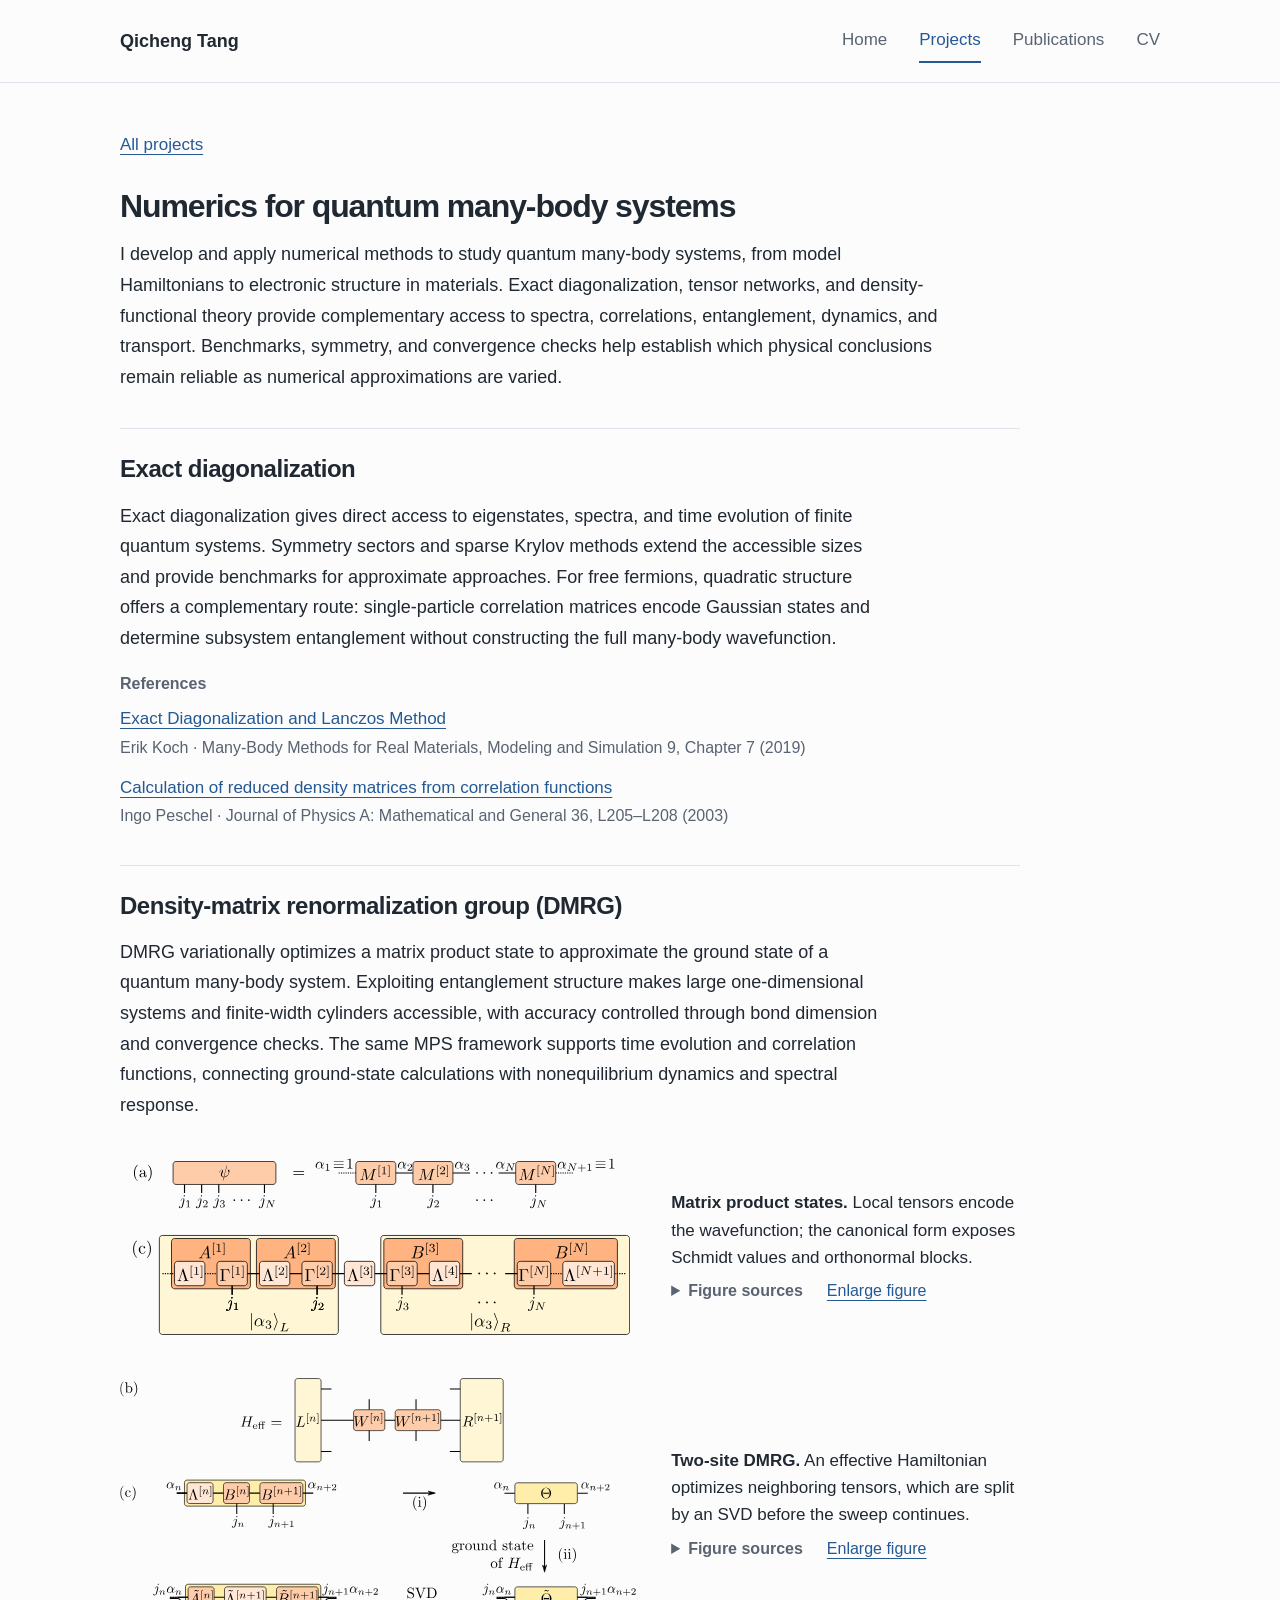
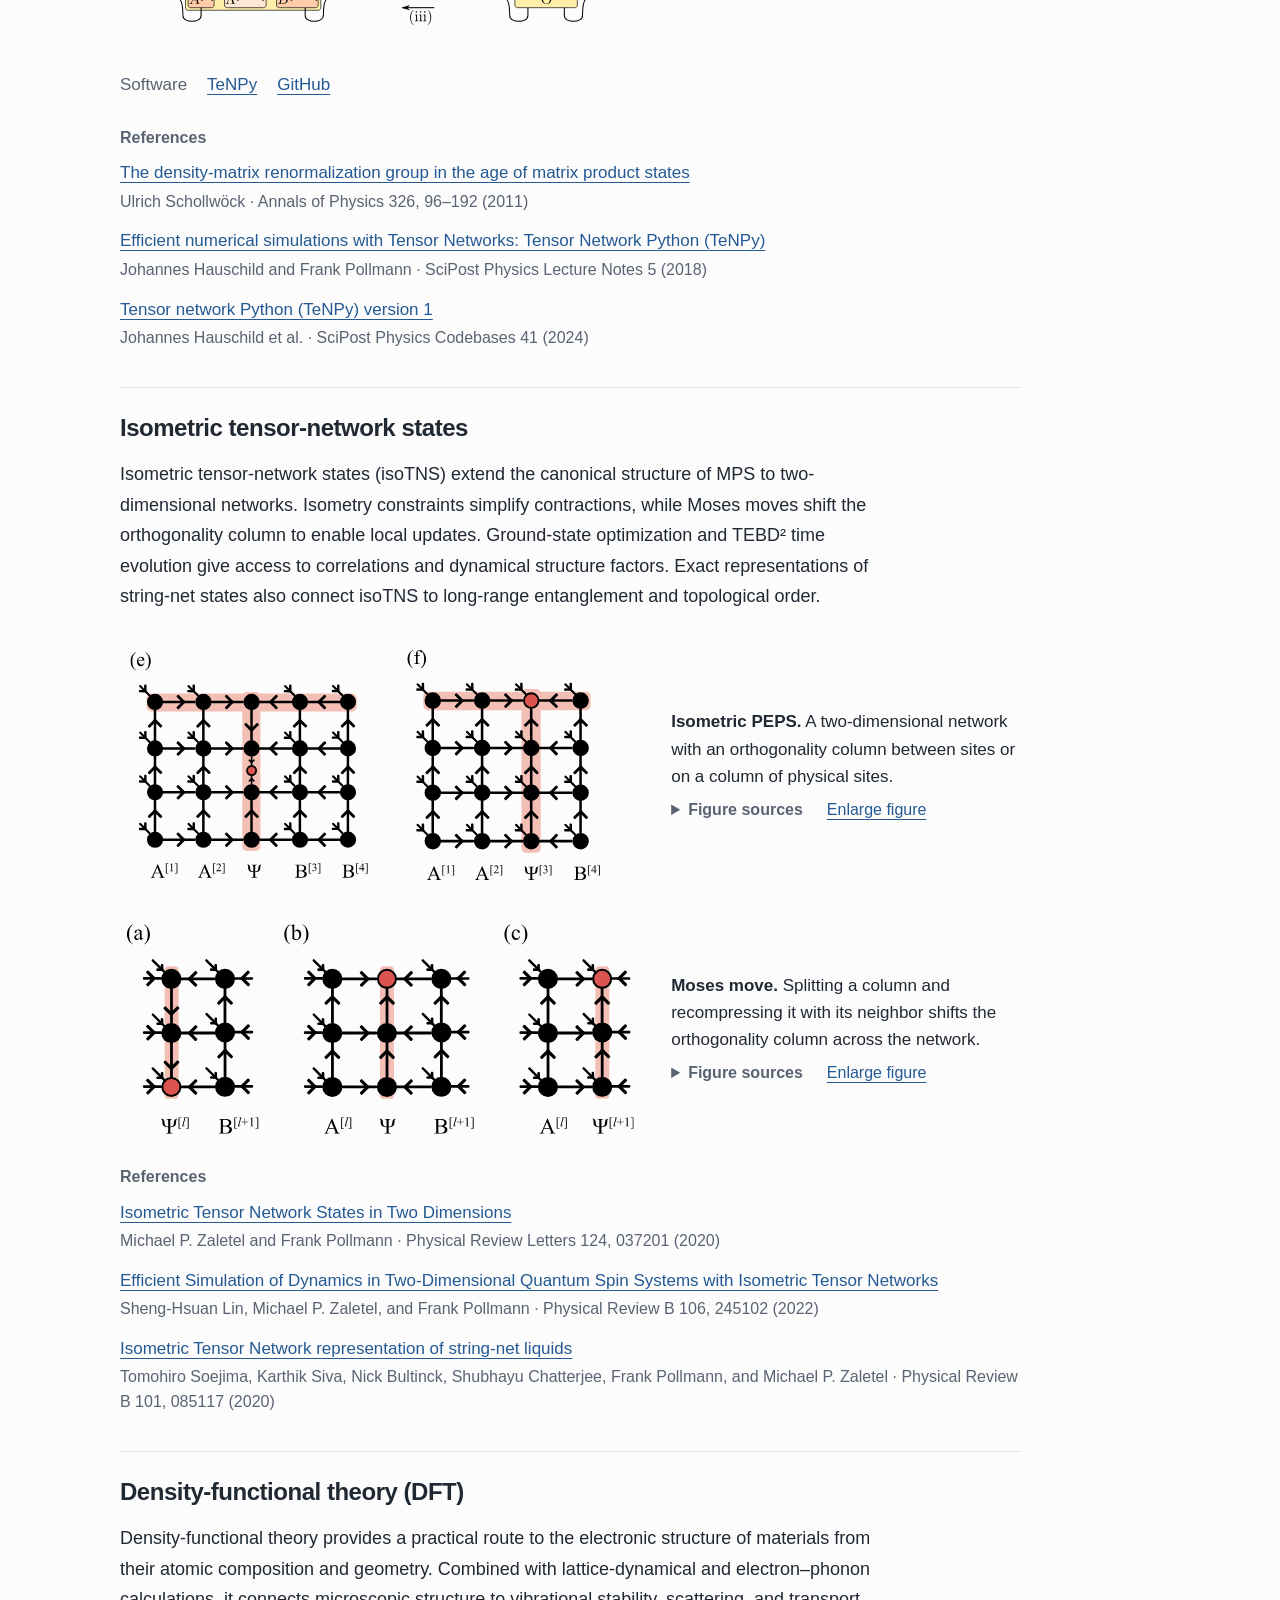
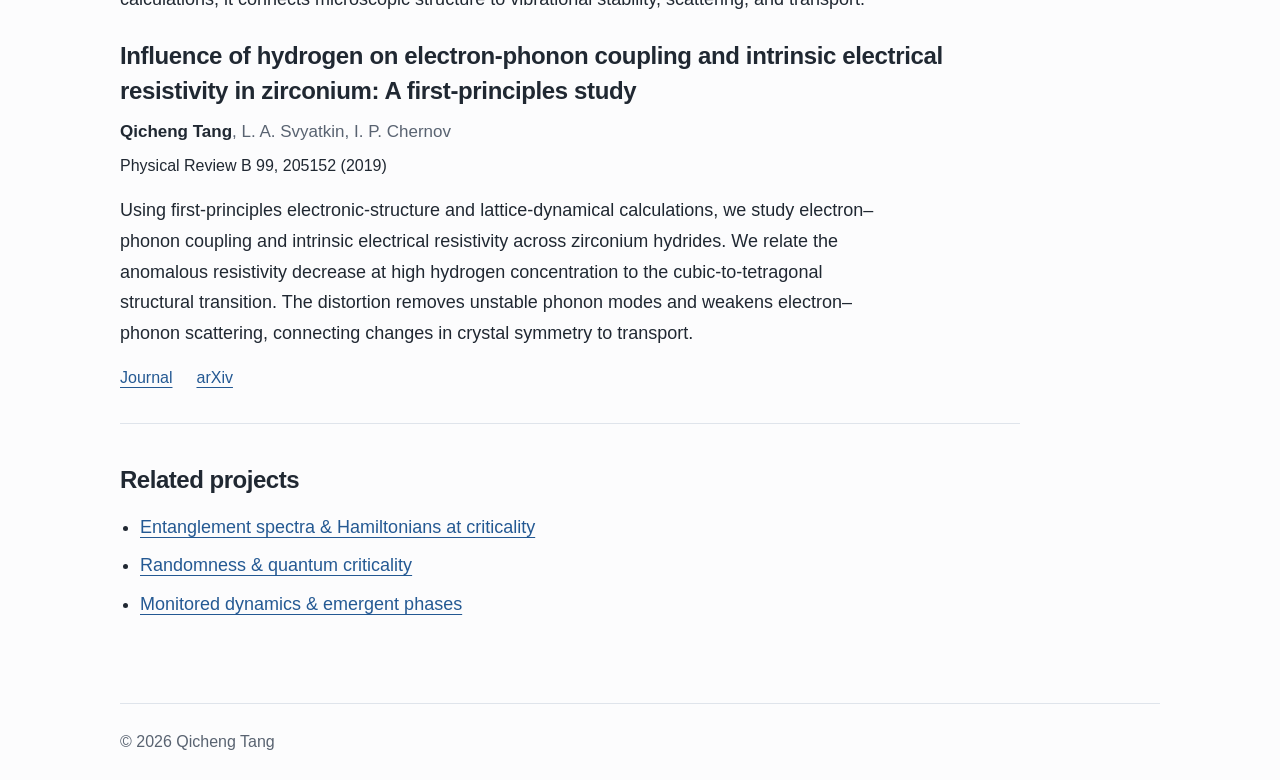
<file: projects/many-body-numerics.html>
<!doctype html>
<html lang="en">
  <head>
    <meta charset="UTF-8" />
    <meta name="viewport" content="width=device-width, initial-scale=1" />
    <meta name="theme-color" content="#fcfcfd" />
    <meta name="description" content="Numerical approaches to model systems and materials, using exact diagonalization, tensor networks, and density-functional theory." />
    <meta property="og:type" content="website" />
    <meta property="og:title" content="Numerics for quantum many-body systems — Qicheng Tang" />
    <meta property="og:description" content="Numerical approaches to model systems and materials, using exact diagonalization, tensor networks, and density-functional theory." />
    <title>Numerics for quantum many-body systems — Qicheng Tang</title>
    <link rel="icon" type="image/svg+xml" href="../assets/favicon.svg" />
    <link rel="stylesheet" href="../styles.css" />
    <script src="../script.js" defer></script>
  </head>
  <body>
    <a class="skip-link" href="#main">Skip to content</a>
    <header class="site-header">
      <div class="container header-inner">
        <a class="site-name" href="../index.html">Qicheng Tang</a>
        <nav class="site-navigation" aria-label="Main navigation">
          <a href="../index.html">Home</a>
          <a href="../projects/index.html" aria-current="page">Projects</a>
          <a href="../publications.html">Publications</a>
          <a href="../cv.html">CV</a>
        </nav>
      </div>
    </header>
    <main class="container page" id="main" tabindex="-1">
      <nav class="breadcrumb" aria-label="Breadcrumb"><a href="./index.html">All projects</a></nav>
      <header class="page-heading project-heading">
        <h1>Numerics for quantum many-body systems</h1>
        <p class="project-introduction">I develop and apply numerical methods to study quantum many-body systems, from model Hamiltonians to electronic structure in materials. Exact diagonalization, tensor networks, and density-functional theory provide complementary access to spectra, correlations, entanglement, dynamics, and transport. Benchmarks, symmetry, and convergence checks help establish which physical conclusions remain reliable as numerical approximations are varied.</p>
      </header>

      <section class="project-method" aria-labelledby="method-exact-diagonalization">
        <h2 id="method-exact-diagonalization">Exact diagonalization</h2>
        <p class="method-description">Exact diagonalization gives direct access to eigenstates, spectra, and time evolution of finite quantum systems. Symmetry sectors and sparse Krylov methods extend the accessible sizes and provide benchmarks for approximate approaches. For free fermions, quadratic structure offers a complementary route: single-particle correlation matrices encode Gaussian states and determine subsystem entanglement without constructing the full many-body wavefunction.</p>

        <h3 class="method-reference-heading">References</h3>
        <ul class="method-references">
          <li><cite><a href="https://www.cond-mat.de/events/correl19/manuscripts/koch.pdf" target="_blank" rel="noopener noreferrer">Exact Diagonalization and Lanczos Method</a></cite><span class="method-reference-meta">Erik Koch · Many-Body Methods for Real Materials, Modeling and Simulation 9, Chapter 7 (2019)</span></li>
          <li><cite><a href="https://arxiv.org/abs/cond-mat/0212631" target="_blank" rel="noopener noreferrer">Calculation of reduced density matrices from correlation functions</a></cite><span class="method-reference-meta">Ingo Peschel · Journal of Physics A: Mathematical and General 36, L205–L208 (2003)</span></li>
        </ul>
      </section>
      <section class="project-method" aria-labelledby="method-dmrg">
        <h2 id="method-dmrg">Density-matrix renormalization group (DMRG)</h2>
        <p class="method-description">DMRG variationally optimizes a matrix product state to approximate the ground state of a quantum many-body system. Exploiting entanglement structure makes large one-dimensional systems and finite-width cylinders accessible, with accuracy controlled through bond dimension and convergence checks. The same MPS framework supports time evolution and correlation functions, connecting ground-state calculations with nonequilibrium dynamics and spectral response.</p>
        <figure class="method-figure">
          <a class="method-figure-link" href="../assets/projects/numerics-mps-canonical.svg" target="_blank" rel="noopener noreferrer" aria-label="Enlarge: Matrix product states"><img class="method-visual project-visual-paper" src="../assets/projects/numerics-mps-canonical.svg" alt="MPS decomposition from Fig. 3(a), followed by the mixed canonical form and its left and right Schmidt blocks from Fig. 4(c) of Hauschild and Pollmann (2018)." width="1000" height="375" loading="lazy" decoding="async" /></a>
          <figcaption><p><strong>Matrix product states.</strong> Local tensors encode the wavefunction; the canonical form exposes Schmidt values and orthonormal blocks.</p><div class="method-figure-actions"><details class="figure-credit">
              <summary>Figure sources</summary>
              <p><strong>Figs. 3(a) and 4(c).</strong> Johannes Hauschild and Frank Pollmann. <cite><a href="https://doi.org/10.21468/SciPostPhysLectNotes.5">Efficient numerical simulations with Tensor Networks: Tensor Network Python (TeNPy)</a></cite>. SciPost Physics Lecture Notes 5 (2018). Used under <a href="https://creativecommons.org/licenses/by/4.0/">CC BY 4.0</a>. Selected panels cropped from the original vector PDFs and arranged vertically. Original notation retained; lettering converted to SVG paths.</p>
            </details><a href="../assets/projects/numerics-mps-canonical.svg" target="_blank" rel="noopener noreferrer" aria-label="Enlarge: Matrix product states">Enlarge figure</a></div></figcaption>
        </figure>
        <figure class="method-figure">
          <a class="method-figure-link" href="../assets/projects/numerics-dmrg-update.svg" target="_blank" rel="noopener noreferrer" aria-label="Enlarge: Two-site DMRG"><img class="method-visual project-visual-paper" src="../assets/projects/numerics-dmrg-update.svg" alt="The effective Hamiltonian and two-site DMRG update from Fig. 8(b–c) of Hauschild and Pollmann (2018), including local optimization and the SVD step." width="402" height="202" loading="lazy" decoding="async" /></a>
          <figcaption><p><strong>Two-site DMRG.</strong> An effective Hamiltonian optimizes neighboring tensors, which are split by an SVD before the sweep continues.</p><div class="method-figure-actions"><details class="figure-credit">
              <summary>Figure sources</summary>
              <p><strong>Fig. 8(b–c).</strong> Johannes Hauschild and Frank Pollmann. <cite><a href="https://doi.org/10.21468/SciPostPhysLectNotes.5">Efficient numerical simulations with Tensor Networks: Tensor Network Python (TeNPy)</a></cite>. SciPost Physics Lecture Notes 5 (2018). Used under <a href="https://creativecommons.org/licenses/by/4.0/">CC BY 4.0</a>. Panels cropped from the original vector PDF. Diagram, arrows, and notation retained; lettering converted to SVG paths.</p>
            </details><a href="../assets/projects/numerics-dmrg-update.svg" target="_blank" rel="noopener noreferrer" aria-label="Enlarge: Two-site DMRG">Enlarge figure</a></div></figcaption>
        </figure>
        <p class="method-resources"><span>Software</span><a href="https://tenpy.readthedocs.io/en/latest/" target="_blank" rel="noopener noreferrer">TeNPy</a><a href="https://github.com/tenpy/tenpy" target="_blank" rel="noopener noreferrer">GitHub</a></p>
        <h3 class="method-reference-heading">References</h3>
        <ul class="method-references">
          <li><cite><a href="https://arxiv.org/abs/1008.3477" target="_blank" rel="noopener noreferrer">The density-matrix renormalization group in the age of matrix product states</a></cite><span class="method-reference-meta">Ulrich Schollwöck · Annals of Physics 326, 96–192 (2011)</span></li>
          <li><cite><a href="https://arxiv.org/abs/1805.00055" target="_blank" rel="noopener noreferrer">Efficient numerical simulations with Tensor Networks: Tensor Network Python (TeNPy)</a></cite><span class="method-reference-meta">Johannes Hauschild and Frank Pollmann · SciPost Physics Lecture Notes 5 (2018)</span></li>
          <li><cite><a href="https://doi.org/10.21468/SciPostPhysCodeb.41" target="_blank" rel="noopener noreferrer">Tensor network Python (TeNPy) version 1</a></cite><span class="method-reference-meta">Johannes Hauschild et al. · SciPost Physics Codebases 41 (2024)</span></li>
        </ul>
      </section>
      <section class="project-method" aria-labelledby="method-isometric-tensor-networks">
        <h2 id="method-isometric-tensor-networks">Isometric tensor-network states</h2>
        <p class="method-description">Isometric tensor-network states (isoTNS) extend the canonical structure of MPS to two-dimensional networks. Isometry constraints simplify contractions, while Moses moves shift the orthogonality column to enable local updates. Ground-state optimization and TEBD² time evolution give access to correlations and dynamical structure factors. Exact representations of string-net states also connect isoTNS to long-range entanglement and topological order.</p>
        <figure class="method-figure">
          <a class="method-figure-link" href="../assets/projects/numerics-isotns-network.svg" target="_blank" rel="noopener noreferrer" aria-label="Enlarge: Isometric PEPS"><img class="method-visual project-visual-paper" src="../assets/projects/numerics-isotns-network.svg" alt="Two-dimensional isoTNS diagrams from Fig. 2(e–f) of Lin, Zaletel, and Pollmann (2022). The highlighted orthogonality column is shown without and with physical indices." width="1000" height="480" loading="lazy" decoding="async" /></a>
          <figcaption><p><strong>Isometric PEPS.</strong> A two-dimensional network with an orthogonality column between sites or on a column of physical sites.</p><div class="method-figure-actions"><details class="figure-credit">
              <summary>Figure sources</summary>
              <p><strong>Fig. 2(e–f).</strong> Sheng-Hsuan Lin, Michael P. Zaletel, and Frank Pollmann. <cite><a href="https://doi.org/10.1103/PhysRevB.106.245102">Efficient Simulation of Dynamics in Two-Dimensional Quantum Spin Systems with Isometric Tensor Networks</a></cite>. Physical Review B 106, 245102 (2022). Used under <a href="https://creativecommons.org/licenses/by/4.0/">CC BY 4.0</a>. Selected panels retained from the original vector PDF, arranged side by side. Original notation retained; lettering converted to SVG paths.</p>
            </details><a href="../assets/projects/numerics-isotns-network.svg" target="_blank" rel="noopener noreferrer" aria-label="Enlarge: Isometric PEPS">Enlarge figure</a></div></figcaption>
        </figure>
        <figure class="method-figure">
          <a class="method-figure-link" href="../assets/projects/numerics-moses-move.svg" target="_blank" rel="noopener noreferrer" aria-label="Enlarge: Moses move"><img class="method-visual project-visual-paper" src="../assets/projects/numerics-moses-move.svg" alt="The Moses move and subsequent compression in Fig. 3 of Lin, Zaletel, and Pollmann (2022). Panels (a), (b), and (c) show the initial column, its factorization, and the shifted orthogonality column." width="1000" height="420" loading="lazy" decoding="async" /></a>
          <figcaption><p><strong>Moses move.</strong> Splitting a column and recompressing it with its neighbor shifts the orthogonality column across the network.</p><div class="method-figure-actions"><details class="figure-credit">
              <summary>Figure sources</summary>
              <p><strong>Fig. 3.</strong> Sheng-Hsuan Lin, Michael P. Zaletel, and Frank Pollmann. <cite><a href="https://doi.org/10.1103/PhysRevB.106.245102">Efficient Simulation of Dynamics in Two-Dimensional Quantum Spin Systems with Isometric Tensor Networks</a></cite>. Physical Review B 106, 245102 (2022). Used under <a href="https://creativecommons.org/licenses/by/4.0/">CC BY 4.0</a>. Original vector panels arranged horizontally. Original notation retained; lettering converted to SVG paths.</p>
            </details><a href="../assets/projects/numerics-moses-move.svg" target="_blank" rel="noopener noreferrer" aria-label="Enlarge: Moses move">Enlarge figure</a></div></figcaption>
        </figure>
        <h3 class="method-reference-heading">References</h3>
        <ul class="method-references">
          <li><cite><a href="https://arxiv.org/abs/1902.05100" target="_blank" rel="noopener noreferrer">Isometric Tensor Network States in Two Dimensions</a></cite><span class="method-reference-meta">Michael P. Zaletel and Frank Pollmann · Physical Review Letters 124, 037201 (2020)</span></li>
          <li><cite><a href="https://arxiv.org/abs/2112.08394" target="_blank" rel="noopener noreferrer">Efficient Simulation of Dynamics in Two-Dimensional Quantum Spin Systems with Isometric Tensor Networks</a></cite><span class="method-reference-meta">Sheng-Hsuan Lin, Michael P. Zaletel, and Frank Pollmann · Physical Review B 106, 245102 (2022)</span></li>
          <li><cite><a href="https://arxiv.org/abs/1908.07545" target="_blank" rel="noopener noreferrer">Isometric Tensor Network representation of string-net liquids</a></cite><span class="method-reference-meta">Tomohiro Soejima, Karthik Siva, Nick Bultinck, Shubhayu Chatterjee, Frank Pollmann, and Michael P. Zaletel · Physical Review B 101, 085117 (2020)</span></li>
        </ul>
      </section>
      <section class="project-method" aria-labelledby="method-density-functional-theory">
        <h2 id="method-density-functional-theory">Density-functional theory (DFT)</h2>
        <p class="method-description">Density-functional theory provides a practical route to the electronic structure of materials from their atomic composition and geometry. Combined with lattice-dynamical and electron–phonon calculations, it connects microscopic structure to vibrational stability, scattering, and transport.</p>
        <ul class="publication-list">
<li class="publication" id="paper-tang-2019-zirconium" data-status="journal">
            <h3><a href="https://doi.org/10.1103/PhysRevB.99.205152" target="_blank" rel="noopener noreferrer">Influence of hydrogen on electron-phonon coupling and intrinsic electrical resistivity in zirconium: A first-principles study</a></h3>
            <p class="authors"><strong>Qicheng Tang</strong>, L. A. Svyatkin, I. P. Chernov</p>
            <p class="publication-venue">Physical Review B 99, 205152 (2019)</p>
            <p class="paper-description">Using first-principles electronic-structure and lattice-dynamical calculations, we study electron–phonon coupling and intrinsic electrical resistivity across zirconium hydrides. We relate the anomalous resistivity decrease at high hydrogen concentration to the cubic-to-tetragonal structural transition. The distortion removes unstable phonon modes and weakens electron–phonon scattering, connecting changes in crystal symmetry to transport.</p>
            <div class="paper-links"><a href="https://doi.org/10.1103/PhysRevB.99.205152" target="_blank" rel="noopener noreferrer" aria-label="Journal article: Influence of hydrogen on electron-phonon coupling and intrinsic electrical resistivity in zirconium: A first-principles study">Journal</a> <a href="https://arxiv.org/abs/1806.00847" target="_blank" rel="noopener noreferrer" aria-label="arXiv abstract: Influence of hydrogen on electron-phonon coupling and intrinsic electrical resistivity in zirconium: A first-principles study">arXiv</a></div>
          </li>
        </ul>


      </section>
      <section class="related-projects" aria-labelledby="related-projects">
        <h2 id="related-projects">Related projects</h2>
        <ul><li><a href="./universal-entanglement.html">Entanglement spectra &amp; Hamiltonians at criticality</a></li><li><a href="./disordered-criticality.html">Randomness &amp; quantum criticality</a></li><li><a href="./non-unitary-criticality.html">Monitored dynamics &amp; emergent phases</a></li></ul>
      </section>
    </main>
    <footer class="site-footer container"><p>© <span id="copyright-year">2026</span> Qicheng Tang</p></footer>
  </body>
</html>
</file>
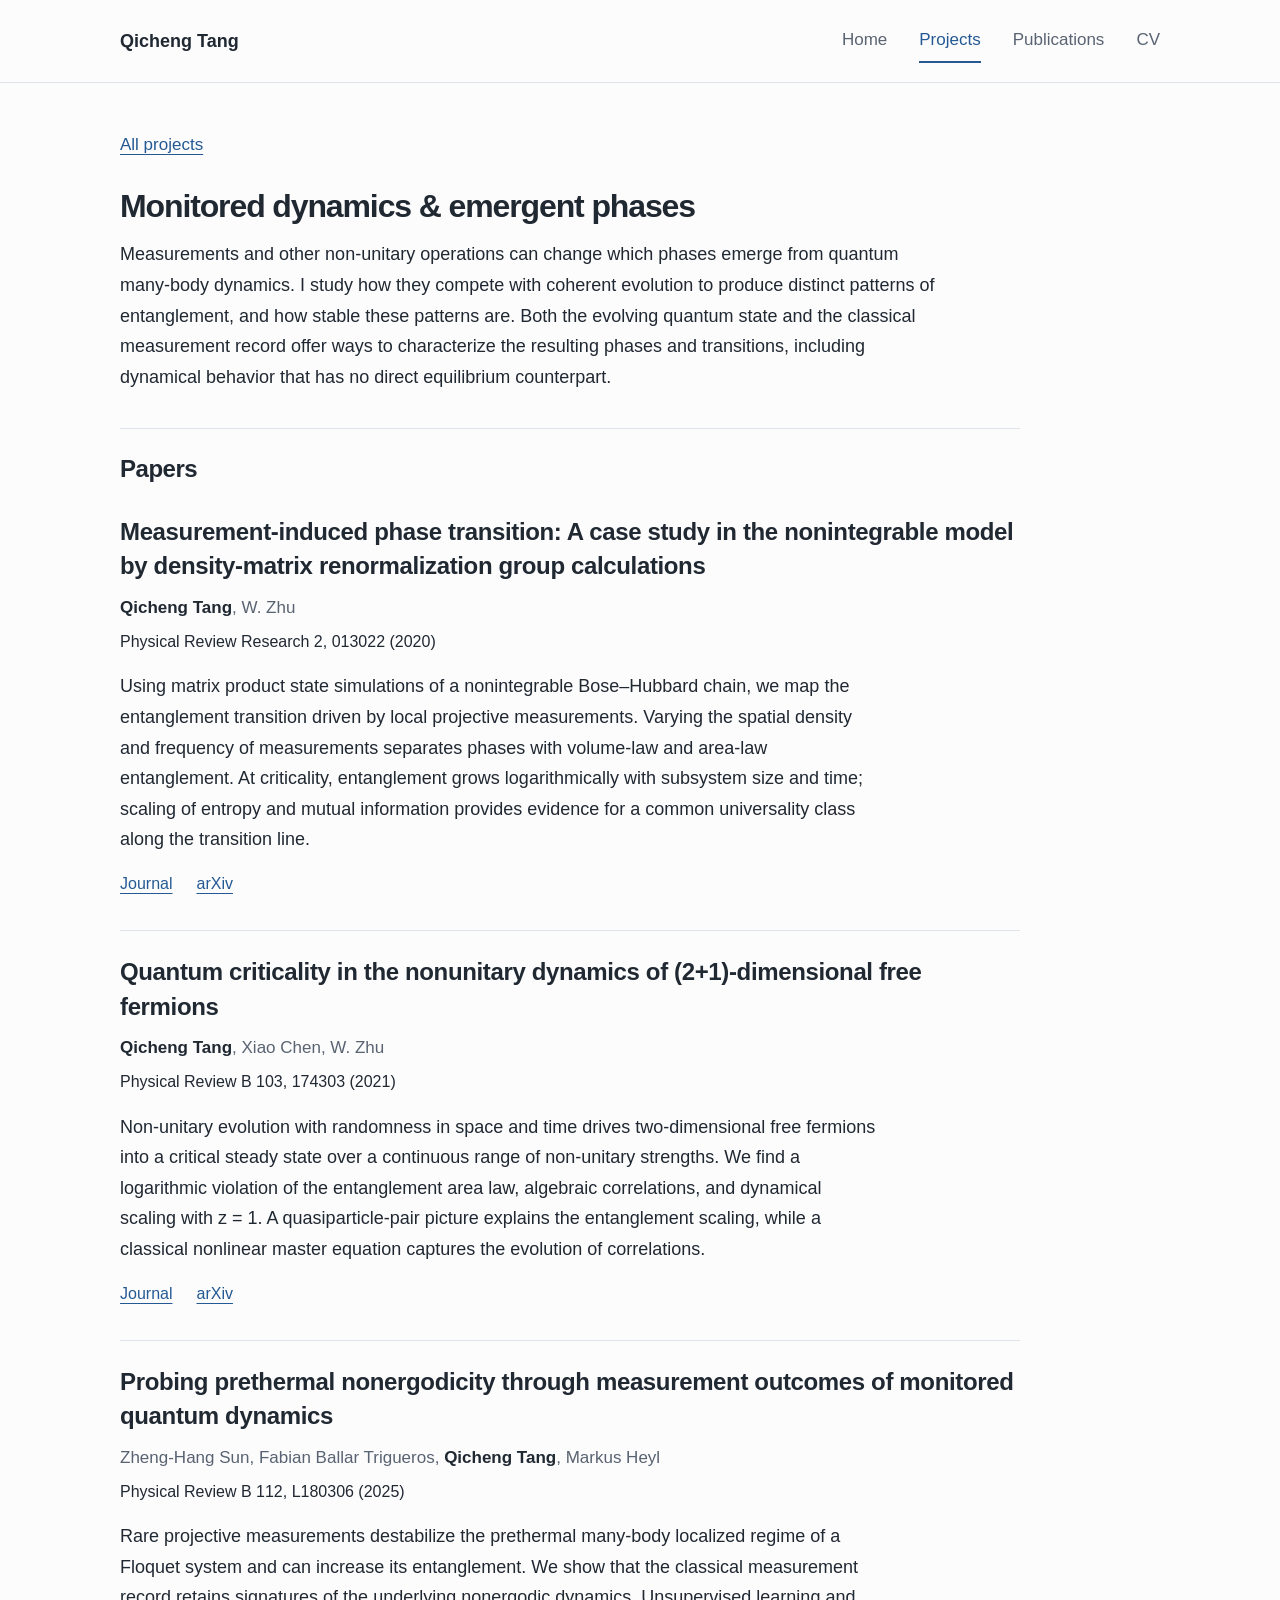
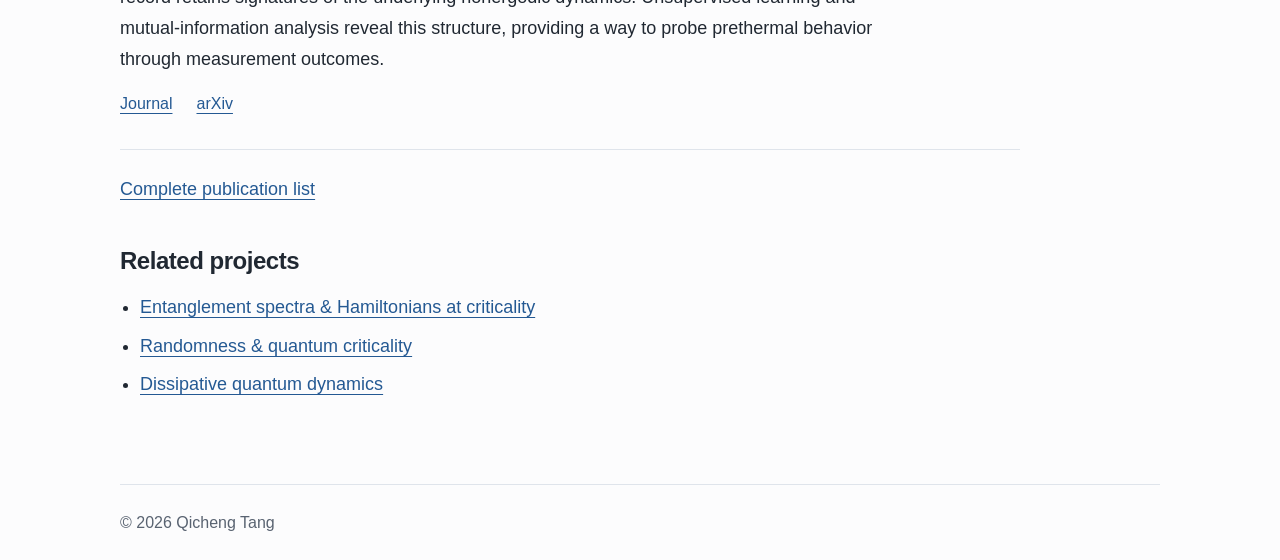
<file: projects/non-unitary-criticality.html>
<!doctype html>
<html lang="en">
  <head>
    <meta charset="UTF-8" />
    <meta name="viewport" content="width=device-width, initial-scale=1" />
    <meta name="theme-color" content="#fcfcfd" />
    <meta name="description" content="Phases and critical behavior generated by monitoring, and what measurement records reveal about quantum dynamics." />
    <meta property="og:type" content="website" />
    <meta property="og:title" content="Monitored dynamics &amp; emergent phases — Qicheng Tang" />
    <meta property="og:description" content="Phases and critical behavior generated by monitoring, and what measurement records reveal about quantum dynamics." />
    <title>Monitored dynamics &amp; emergent phases — Qicheng Tang</title>
    <link rel="icon" type="image/svg+xml" href="../assets/favicon.svg" />
    <link rel="stylesheet" href="../styles.css" />
    <script src="../script.js" defer></script>
  </head>
  <body>
    <a class="skip-link" href="#main">Skip to content</a>
    <header class="site-header">
      <div class="container header-inner">
        <a class="site-name" href="../index.html">Qicheng Tang</a>
        <nav class="site-navigation" aria-label="Main navigation">
          <a href="../index.html">Home</a>
          <a href="../projects/index.html" aria-current="page">Projects</a>
          <a href="../publications.html">Publications</a>
          <a href="../cv.html">CV</a>
        </nav>
      </div>
    </header>
    <main class="container page" id="main" tabindex="-1">
      <nav class="breadcrumb" aria-label="Breadcrumb"><a href="./index.html">All projects</a></nav>
      <header class="page-heading project-heading">
        <h1>Monitored dynamics &amp; emergent phases</h1>
        <p class="project-introduction">Measurements and other non-unitary operations can change which phases emerge from quantum many-body dynamics. I study how they compete with coherent evolution to produce distinct patterns of entanglement, and how stable these patterns are. Both the evolving quantum state and the classical measurement record offer ways to characterize the resulting phases and transitions, including dynamical behavior that has no direct equilibrium counterpart.</p>
      </header>
      <section class="project-publications" aria-labelledby="related-publications">
        <h2 id="related-publications">Papers</h2>
        <ul class="publication-list">
<li class="publication" id="paper-tang-2020-measurement" data-status="journal">
            <h3><a href="https://doi.org/10.1103/PhysRevResearch.2.013022" target="_blank" rel="noopener noreferrer">Measurement-induced phase transition: A case study in the nonintegrable model by density-matrix renormalization group calculations</a></h3>
            <p class="authors"><strong>Qicheng Tang</strong>, W. Zhu</p>
            <p class="publication-venue">Physical Review Research 2, 013022 (2020)</p>
            <p class="paper-description">Using matrix product state simulations of a nonintegrable Bose–Hubbard chain, we map the entanglement transition driven by local projective measurements. Varying the spatial density and frequency of measurements separates phases with volume-law and area-law entanglement. At criticality, entanglement grows logarithmically with subsystem size and time; scaling of entropy and mutual information provides evidence for a common universality class along the transition line.</p>
            <div class="paper-links"><a href="https://doi.org/10.1103/PhysRevResearch.2.013022" target="_blank" rel="noopener noreferrer" aria-label="Journal article: Measurement-induced phase transition: A case study in the nonintegrable model by density-matrix renormalization group calculations">Journal</a> <a href="https://arxiv.org/abs/1908.11253" target="_blank" rel="noopener noreferrer" aria-label="arXiv abstract: Measurement-induced phase transition: A case study in the nonintegrable model by density-matrix renormalization group calculations">arXiv</a></div>
          </li>
<li class="publication" id="paper-tang-2021-nonunitary" data-status="journal">
            <h3><a href="https://doi.org/10.1103/PhysRevB.103.174303" target="_blank" rel="noopener noreferrer">Quantum criticality in the nonunitary dynamics of (2+1)-dimensional free fermions</a></h3>
            <p class="authors"><strong>Qicheng Tang</strong>, Xiao Chen, W. Zhu</p>
            <p class="publication-venue">Physical Review B 103, 174303 (2021)</p>
            <p class="paper-description">Non-unitary evolution with randomness in space and time drives two-dimensional free fermions into a critical steady state over a continuous range of non-unitary strengths. We find a logarithmic violation of the entanglement area law, algebraic correlations, and dynamical scaling with z = 1. A quasiparticle-pair picture explains the entanglement scaling, while a classical nonlinear master equation captures the evolution of correlations.</p>
            <div class="paper-links"><a href="https://doi.org/10.1103/PhysRevB.103.174303" target="_blank" rel="noopener noreferrer" aria-label="Journal article: Quantum criticality in the nonunitary dynamics of (2+1)-dimensional free fermions">Journal</a> <a href="https://arxiv.org/abs/2101.04320" target="_blank" rel="noopener noreferrer" aria-label="arXiv abstract: Quantum criticality in the nonunitary dynamics of (2+1)-dimensional free fermions">arXiv</a></div>
          </li>
<li class="publication" id="paper-sun-2025-prethermal" data-status="journal">
            <h3><a href="https://doi.org/10.1103/v4xv-74s7" target="_blank" rel="noopener noreferrer">Probing prethermal nonergodicity through measurement outcomes of monitored quantum dynamics</a></h3>
            <p class="authors">Zheng-Hang Sun, Fabian Ballar Trigueros, <strong>Qicheng Tang</strong>, Markus Heyl</p>
            <p class="publication-venue">Physical Review B 112, L180306 (2025)</p>
            <p class="paper-description">Rare projective measurements destabilize the prethermal many-body localized regime of a Floquet system and can increase its entanglement. We show that the classical measurement record retains signatures of the underlying nonergodic dynamics. Unsupervised learning and mutual-information analysis reveal this structure, providing a way to probe prethermal behavior through measurement outcomes.</p>
            <div class="paper-links"><a href="https://doi.org/10.1103/v4xv-74s7" target="_blank" rel="noopener noreferrer" aria-label="Journal article: Probing prethermal nonergodicity through measurement outcomes of monitored quantum dynamics">Journal</a> <a href="https://arxiv.org/abs/2503.11782" target="_blank" rel="noopener noreferrer" aria-label="arXiv abstract: Probing prethermal nonergodicity through measurement outcomes of monitored quantum dynamics">arXiv</a></div>
          </li>
        </ul>
        <p class="all-publications"><a href="../publications.html">Complete publication list</a></p>
      </section>
      <section class="related-projects" aria-labelledby="related-projects">
        <h2 id="related-projects">Related projects</h2>
        <ul><li><a href="./universal-entanglement.html">Entanglement spectra &amp; Hamiltonians at criticality</a></li><li><a href="./disordered-criticality.html">Randomness &amp; quantum criticality</a></li><li><a href="./dissipative-dynamics.html">Dissipative quantum dynamics</a></li></ul>
      </section>
    </main>
    <footer class="site-footer container"><p>© <span id="copyright-year">2026</span> Qicheng Tang</p></footer>
  </body>
</html>
</file>
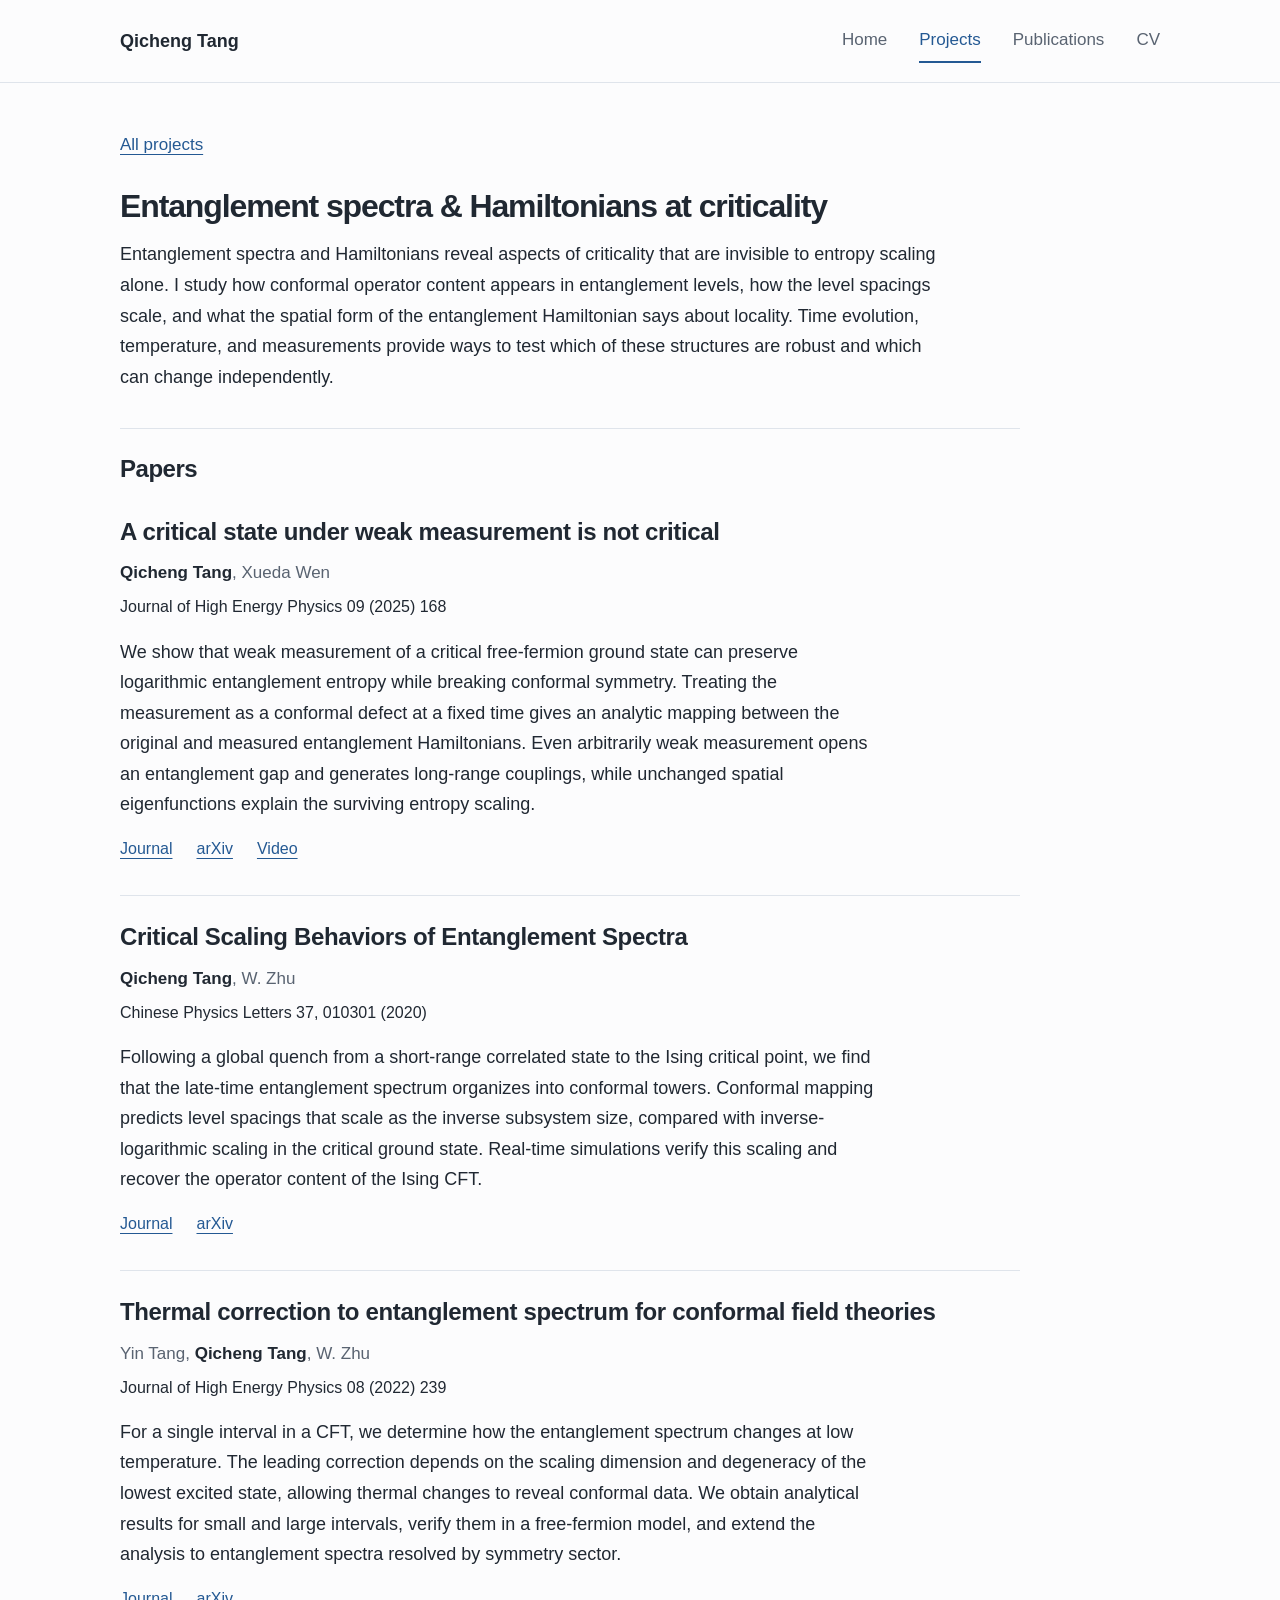
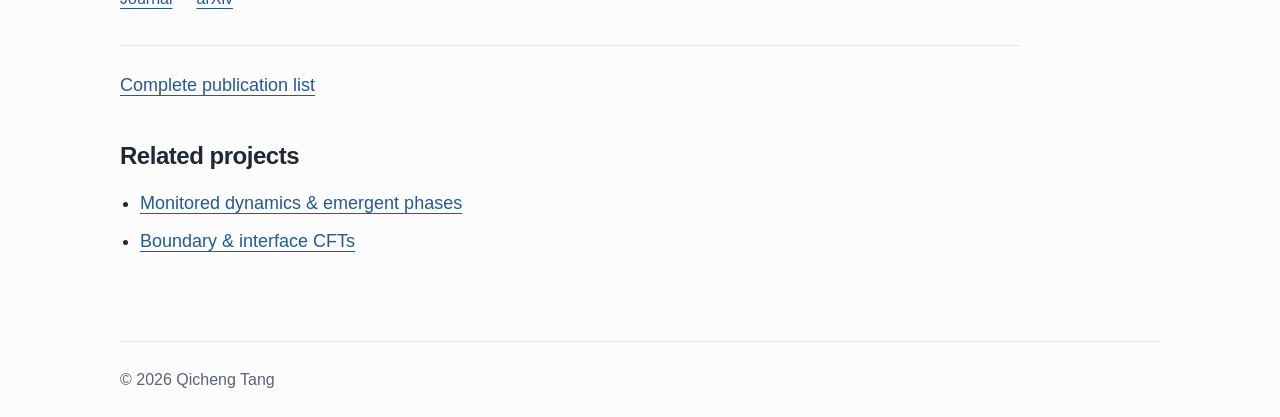
<file: projects/universal-entanglement.html>
<!doctype html>
<html lang="en">
  <head>
    <meta charset="UTF-8" />
    <meta name="viewport" content="width=device-width, initial-scale=1" />
    <meta name="theme-color" content="#fcfcfd" />
    <meta name="description" content="What entanglement spectra and Hamiltonians reveal about criticality beyond the scaling of entropy." />
    <meta property="og:type" content="website" />
    <meta property="og:title" content="Entanglement spectra &amp; Hamiltonians at criticality — Qicheng Tang" />
    <meta property="og:description" content="What entanglement spectra and Hamiltonians reveal about criticality beyond the scaling of entropy." />
    <title>Entanglement spectra &amp; Hamiltonians at criticality — Qicheng Tang</title>
    <link rel="icon" type="image/svg+xml" href="../assets/favicon.svg" />
    <link rel="stylesheet" href="../styles.css" />
    <script src="../script.js" defer></script>
  </head>
  <body>
    <a class="skip-link" href="#main">Skip to content</a>
    <header class="site-header">
      <div class="container header-inner">
        <a class="site-name" href="../index.html">Qicheng Tang</a>
        <nav class="site-navigation" aria-label="Main navigation">
          <a href="../index.html">Home</a>
          <a href="../projects/index.html" aria-current="page">Projects</a>
          <a href="../publications.html">Publications</a>
          <a href="../cv.html">CV</a>
        </nav>
      </div>
    </header>
    <main class="container page" id="main" tabindex="-1">
      <nav class="breadcrumb" aria-label="Breadcrumb"><a href="./index.html">All projects</a></nav>
      <header class="page-heading project-heading">
        <h1>Entanglement spectra &amp; Hamiltonians at criticality</h1>
        <p class="project-introduction">Entanglement spectra and Hamiltonians reveal aspects of criticality that are invisible to entropy scaling alone. I study how conformal operator content appears in entanglement levels, how the level spacings scale, and what the spatial form of the entanglement Hamiltonian says about locality. Time evolution, temperature, and measurements provide ways to test which of these structures are robust and which can change independently.</p>
      </header>
      <section class="project-publications" aria-labelledby="related-publications">
        <h2 id="related-publications">Papers</h2>
        <ul class="publication-list">
<li class="publication" id="paper-tang-2025-weak-measurement" data-status="journal">
            <h3><a href="https://doi.org/10.1007/JHEP09(2025)168" target="_blank" rel="noopener noreferrer">A critical state under weak measurement is not critical</a></h3>
            <p class="authors"><strong>Qicheng Tang</strong>, Xueda Wen</p>
            <p class="publication-venue">Journal of High Energy Physics 09 (2025) 168</p>
            <p class="paper-description">We show that weak measurement of a critical free-fermion ground state can preserve logarithmic entanglement entropy while breaking conformal symmetry. Treating the measurement as a conformal defect at a fixed time gives an analytic mapping between the original and measured entanglement Hamiltonians. Even arbitrarily weak measurement opens an entanglement gap and generates long-range couplings, while unchanged spatial eigenfunctions explain the surviving entropy scaling.</p>
            <div class="paper-links"><a href="https://doi.org/10.1007/JHEP09(2025)168" target="_blank" rel="noopener noreferrer" aria-label="Journal article: A critical state under weak measurement is not critical">Journal</a> <a href="https://arxiv.org/abs/2411.13705" target="_blank" rel="noopener noreferrer" aria-label="arXiv abstract: A critical state under weak measurement is not critical">arXiv</a> <a href="https://www.youtube.com/watch?v=I58r3v4xf1U" target="_blank" rel="noopener noreferrer">Video</a></div>
          </li>
<li class="publication" id="paper-tang-2020-scaling" data-status="journal">
            <h3><a href="https://doi.org/10.1088/0256-307X/37/1/010301" target="_blank" rel="noopener noreferrer">Critical Scaling Behaviors of Entanglement Spectra</a></h3>
            <p class="authors"><strong>Qicheng Tang</strong>, W. Zhu</p>
            <p class="publication-venue">Chinese Physics Letters 37, 010301 (2020)</p>
            <p class="paper-description">Following a global quench from a short-range correlated state to the Ising critical point, we find that the late-time entanglement spectrum organizes into conformal towers. Conformal mapping predicts level spacings that scale as the inverse subsystem size, compared with inverse-logarithmic scaling in the critical ground state. Real-time simulations verify this scaling and recover the operator content of the Ising CFT.</p>
            <div class="paper-links"><a href="https://doi.org/10.1088/0256-307X/37/1/010301" target="_blank" rel="noopener noreferrer" aria-label="Journal article: Critical Scaling Behaviors of Entanglement Spectra">Journal</a> <a href="https://arxiv.org/abs/1911.03125" target="_blank" rel="noopener noreferrer" aria-label="arXiv abstract: Critical Scaling Behaviors of Entanglement Spectra">arXiv</a></div>
          </li>
<li class="publication" id="paper-tang-2022-thermal" data-status="journal">
            <h3><a href="https://doi.org/10.1007/JHEP08(2022)239" target="_blank" rel="noopener noreferrer">Thermal correction to entanglement spectrum for conformal field theories</a></h3>
            <p class="authors">Yin Tang, <strong>Qicheng Tang</strong>, W. Zhu</p>
            <p class="publication-venue">Journal of High Energy Physics 08 (2022) 239</p>
            <p class="paper-description">For a single interval in a CFT, we determine how the entanglement spectrum changes at low temperature. The leading correction depends on the scaling dimension and degeneracy of the lowest excited state, allowing thermal changes to reveal conformal data. We obtain analytical results for small and large intervals, verify them in a free-fermion model, and extend the analysis to entanglement spectra resolved by symmetry sector.</p>
            <div class="paper-links"><a href="https://doi.org/10.1007/JHEP08(2022)239" target="_blank" rel="noopener noreferrer" aria-label="Journal article: Thermal correction to entanglement spectrum for conformal field theories">Journal</a> <a href="https://arxiv.org/abs/2206.10285" target="_blank" rel="noopener noreferrer" aria-label="arXiv abstract: Thermal correction to entanglement spectrum for conformal field theories">arXiv</a></div>
          </li>
        </ul>
        <p class="all-publications"><a href="../publications.html">Complete publication list</a></p>
      </section>
      <section class="related-projects" aria-labelledby="related-projects">
        <h2 id="related-projects">Related projects</h2>
        <ul><li><a href="./non-unitary-criticality.html">Monitored dynamics &amp; emergent phases</a></li><li><a href="./boundary-interface-cfts.html">Boundary &amp; interface CFTs</a></li></ul>
      </section>
    </main>
    <footer class="site-footer container"><p>© <span id="copyright-year">2026</span> Qicheng Tang</p></footer>
  </body>
</html>
</file>
<file: styles.css>
:root {
  --paper: #fcfcfd;
  --ink: #202832;
  --muted: #596371;
  --accent: #245993;
  --line: #dfe4eb;
  --wash: #f1f5fa;
  --sans: -apple-system, BlinkMacSystemFont, "Segoe UI", "Helvetica Neue", Arial, sans-serif;
  --text-body: 1.125rem;
  --text-ui: 1.0625rem;
  --text-small: 1rem;
}

*, *::before, *::after { box-sizing: border-box; }
html { scroll-padding-top: 24px; }
body { margin: 0; min-height: 100vh; min-height: 100svh; display: flex; flex-direction: column; background: var(--paper); color: var(--ink); font-family: var(--sans); font-size: var(--text-body); line-height: 1.7; -webkit-font-smoothing: antialiased; }
::selection { background: #dce9f7; }
a { color: var(--accent); text-decoration-thickness: 1px; text-underline-offset: 4px; overflow-wrap: anywhere; }
a:hover { color: var(--ink); }
a:focus-visible { outline: 2px solid var(--accent); outline-offset: 5px; }
h1, h2, h3, p, ul, ol, dl, dd { margin: 0; }
h1, h2, h3 { font-weight: 600; line-height: 1.3; }
h1 { font-size: 2.25rem; letter-spacing: -.035em; }
h2 { font-size: 1.5rem; letter-spacing: -.02em; }
h3 { font-size: 1.5rem; letter-spacing: -.015em; }
strong { font-weight: 600; }
sup { font-size: .75em; }
.container { width: min(1040px, calc(100% - 80px)); margin-inline: auto; }
main { flex: 1; }
.skip-link { position: absolute; z-index: 10; top: -100px; left: 20px; padding: 10px 18px; color: var(--paper); background: var(--accent); }
.skip-link:focus { top: 12px; color: var(--paper); }
.visually-hidden { position: absolute; width: 1px; height: 1px; padding: 0; margin: -1px; overflow: hidden; clip-path: inset(50%); white-space: nowrap; border: 0; }
.site-header { border-bottom: 1px solid var(--line); }
.header-inner { min-height: 82px; display: flex; align-items: center; justify-content: space-between; gap: 24px; }
.header-inner-home { justify-content: flex-start; }
.site-name { font-size: 1.125rem; font-weight: 600; color: var(--ink); text-decoration: none; white-space: nowrap; }
.site-navigation { display: flex; flex-wrap: wrap; align-items: center; gap: 8px 32px; font-size: var(--text-ui); }
.site-navigation a { display: inline-flex; align-items: center; min-height: 44px; color: var(--muted); text-decoration: none; border-bottom: 2px solid transparent; }
.site-navigation a:hover, .site-navigation a[aria-current] { color: var(--accent); border-bottom-color: var(--accent); }
.home { padding-block: 48px 80px; }
.home-layout { max-width: 780px; margin-inline: auto; }
.home-profile { display: flex; align-items: center; gap: 36px; margin-bottom: 44px; }
.home-portrait { display: block; flex: 0 0 auto; width: 280px; max-width: 100%; height: auto; aspect-ratio: 4 / 3; object-fit: cover; object-position: 50% center; border-radius: 2px; }
.home-identity { display: flex; align-items: center; flex-wrap: wrap; gap: 8px; }
.home-identity h1 { font-size: 2rem; }
.home-links { display: inline-flex; flex: 0 0 auto; }
.home-profile-link { display: inline-flex; align-items: center; justify-content: center; width: 44px; min-height: 44px; border-radius: 4px; text-decoration: none; }
.home-profile-link:hover { background: var(--wash); }
.home-profile-link svg { display: block; }
.research-interests { min-width: 0; }
.research-statement { line-height: 1.8; }
.research-statement h2 { margin-bottom: 14px; font-size: 1.5rem; }
.research-statement + .research-statement { margin-top: 36px; }
.home-wordcloud { max-width: 620px; margin: 36px auto 0; }
.home-wordcloud picture { display: block; }
.home-wordcloud img { display: block; width: 100%; height: auto; }
.home-wordcloud figcaption { margin-top: 14px; color: var(--muted); font-size: var(--text-small); line-height: 1.5; text-align: center; }
@media (max-width: 700px) {
  .home-wordcloud picture { max-width: 320px; margin-inline: auto; }
}
.page { padding-block: 48px 80px; }
.page-heading { margin-bottom: 36px; }
.page-heading > p { margin-top: 12px; }
.page-summary { max-width: 72ch; color: var(--muted); }
.project-directory { display: grid; grid-template-columns: repeat(2, minmax(0, 1fr)); gap: 44px 36px; padding: 0; list-style: none; }
.project-directory li { min-width: 0; }
.project-card { display: block; color: var(--ink); text-decoration: none; border-radius: 2px; }
.project-figure { margin: 0 0 14px; }
.project-image-link { display: block; }
.project-visual { display: block; width: 100%; height: auto; aspect-ratio: 25 / 11; object-fit: contain; padding: 12px; background: #fff; border: 1px solid var(--line); border-radius: 2px; }
.project-figure-caption { min-height: 24px; margin-top: 8px; }
.figure-credit { color: var(--muted); font-size: var(--text-small); line-height: 1.5; }
.figure-credit summary { cursor: pointer; font-weight: 600; }
.figure-credit-note-mobile { display: none; }
@media (max-width: 520px) {
  .project-visual { aspect-ratio: auto; padding: 10px; }
  .figure-credit-note-desktop { display: none; }
  .figure-credit-note-mobile { display: inline; }
}
.project-directory .figure-credit p { margin-top: 8px; font-size: inherit; line-height: 1.5; }
.figure-credit cite { font-style: normal; }
.project-image-link:hover .project-visual { border-color: #9ab3d0; }
.project-directory h2 { font-size: 1.5rem; line-height: 1.4; }
.project-card:hover h2, .project-card:focus-visible h2 { color: var(--accent); text-decoration: underline; text-decoration-thickness: 1px; text-underline-offset: 4px; }
.project-directory p { margin-top: 10px; color: var(--muted); line-height: 1.65; }
.breadcrumb { margin-bottom: 26px; font-size: var(--text-ui); }
.project-heading { max-width: 820px; }
.project-heading h1 { font-size: 2rem; }
.project-introduction { margin-top: 20px; }
.project-publications, .project-software { max-width: 900px; margin-top: 36px; padding-top: 24px; border-top: 1px solid var(--line); }
.project-publications > h2, .project-software > h2 { margin-bottom: 6px; }
.page-heading.publications-heading { margin-bottom: 24px; }
.publication-overview { display: flex; flex-wrap: wrap; align-items: baseline; gap: 4px 24px; margin-top: 12px; }
.publication-overview .author-note { margin-top: 0; }
.publication-year { margin-top: 28px; }
.publications-heading + .publication-year { margin-top: 0; }
.publication-year > h2 { display: flex; align-items: center; gap: 18px; color: var(--muted); font-size: 1.25rem; font-variant-numeric: tabular-nums; }
.publication-year > h2::after { content: ""; flex: 1; border-top: 1px solid var(--line); }
.publication-list, .software-list { padding: 0; list-style: none; min-width: 0; }
.publication, .software-entry { padding-block: 24px; border-bottom: 1px solid var(--line); scroll-margin-top: 24px; }
.publication h3, .software-entry h3 { font-size: 1.5rem; line-height: 1.45; overflow-wrap: anywhere; }
.publication h3 a, .software-entry h3 a { color: var(--ink); text-decoration: none; }
.publication h3 a:hover, .software-entry h3 a:hover { color: var(--accent); text-decoration: underline; }
.software-meta { margin-top: 8px; color: var(--muted); font-size: var(--text-small); }
.authors { margin-top: 10px; color: var(--muted); font-size: var(--text-ui); }
.authors strong { color: var(--ink); }
.contribution-symbol { color: var(--ink); font-size: 1.25rem; font-weight: 700; line-height: 0; vertical-align: baseline; }
.authors .contribution-symbol { margin-left: 3px; }
.publication-venue { margin-top: 5px; font-size: var(--text-small); }
.author-note { margin-top: 4px; color: var(--muted); font-size: var(--text-small); }
.paper-description, .software-description { max-width: 76ch; margin-top: 16px; font-size: var(--text-body); }
.paper-links, .software-links { display: flex; flex-wrap: wrap; gap: 0 24px; margin-top: 7px; font-size: var(--text-small); }
.paper-links a, .software-links a { display: inline-flex; align-items: center; min-height: 44px; }
.publication-year .publication { padding-block: 12px; border-bottom: 0; }
.publication-year h3 { font-size: 1.25rem; line-height: 1.35; }
.publication-year .authors { margin-top: 4px; line-height: 1.5; }
.publication-details { display: flex; flex-wrap: wrap; align-items: baseline; gap: 0 20px; margin-top: 3px; line-height: 1.5; }
.publication-details .publication-venue { margin-top: 0; }
.publication-details .paper-links { gap: 0 18px; margin-top: 0; }
.publication-details .paper-links a { min-height: 28px; }
.all-publications { margin-top: 24px; }
.project-method { max-width: 900px; margin-top: 36px; padding-top: 24px; border-top: 1px solid var(--line); }
.project-method > h2 { scroll-margin-top: 24px; }
.method-description { max-width: 76ch; margin-top: 16px; }
.method-figure { display: grid; grid-template-columns: minmax(0, 3fr) minmax(0, 2fr); align-items: center; gap: 28px; margin: 28px 0; }
.method-figure-link { display: block; cursor: zoom-in; }
.method-visual { display: block; width: 100%; height: auto; }
.method-figure figcaption { min-width: 0; font-size: var(--text-ui); line-height: 1.6; }
.method-figure .figure-credit { margin-top: 8px; }
.method-figure .figure-credit p { margin-top: 8px; }
.method-figure-actions { display: flex; flex-wrap: wrap; align-items: baseline; gap: 8px 24px; }
.method-figure-actions > a { flex: 0 0 auto; font-size: var(--text-small); }
.method-resources { display: flex; flex-wrap: wrap; align-items: baseline; gap: 0 20px; margin-top: 12px; font-size: var(--text-ui); }
.method-resources > span { color: var(--muted); }
.method-resources > a { display: inline-flex; align-items: center; min-height: 44px; }
.method-reference-heading { margin-top: 20px; color: var(--muted); font-size: var(--text-small); letter-spacing: 0; }
.method-references { padding: 0; margin-top: 12px; list-style: none; font-size: var(--text-ui); line-height: 1.55; }
.method-references li + li { margin-top: 14px; }
.method-references cite { font-style: normal; }
.method-reference-meta { display: block; margin-top: 3px; color: var(--muted); font-size: var(--text-small); }
.related-projects { margin-top: 40px; }
.related-projects h2 { font-size: 1.5rem; }
.related-projects ul { padding-left: 1.25rem; margin-top: 12px; }
.related-projects li { padding-block: 4px; }
.cv-print-name { display: none; }
.background-section { max-width: 860px; }
.background-section + .background-section { margin-top: 40px; }
.background-section > h2 { padding-bottom: 12px; border-bottom: 1px solid var(--line); font-size: 1.5rem; }
.history { margin-top: 22px; }
.history-entry { display: grid; grid-template-columns: 190px minmax(0, 1fr); gap: 8px 32px; }
.history-entry + .history-entry { margin-top: 24px; }
.history dt { font-size: var(--text-ui); color: var(--muted); font-variant-numeric: tabular-nums; }
.history h3 { font-size: var(--text-body); font-weight: 600; line-height: 1.7; letter-spacing: 0; }
.history dd > p { margin-top: 2px; }
.history-detail { font-size: var(--text-ui); color: var(--muted); }
.cv-section-text { margin-top: 20px; }
.site-footer { padding-block: 24px; border-top: 1px solid var(--line); color: var(--muted); font-size: var(--text-small); }

@media (max-width: 960px) {
  .project-directory { grid-template-columns: minmax(0, 1fr); gap: 36px; }
}

@media (max-width: 899px) {
  .method-figure { display: block; max-width: 560px; margin-inline: auto; }
  .method-figure figcaption { margin-top: 12px; }
}

@media (max-width: 760px) {
  .container { width: calc(100% - 48px); }
  .header-inner { align-items: flex-start; flex-direction: column; gap: 8px; padding-block: 16px 12px; min-height: 76px; }
  .site-navigation { gap: 4px 26px; }
  .home, .page { padding-block: 36px 64px; }
  .home-profile { gap: 26px; margin-bottom: 36px; }
  .home-portrait { width: 240px; }
  .home-identity h1 { font-size: 1.75rem; }
  .history-entry { grid-template-columns: 180px minmax(0, 1fr); gap: 10px 24px; }
}

@media (max-width: 600px) {
  .container { width: calc(100% - 40px); }
  h1 { font-size: 2rem; }
  .site-navigation { gap: 4px 18px; }
  .home-profile { flex-direction: column; align-items: flex-start; gap: 18px; }
  .home-portrait { width: min(240px, 100%); }
  .page-heading { margin-bottom: 28px; }
  .project-heading h1 { font-size: 1.75rem; overflow-wrap: anywhere; }
  .project-publications, .project-software, .project-method { margin-top: 32px; }
  .history-entry { grid-template-columns: minmax(0, 1fr); gap: 6px; }
}

@media (max-width: 359px) {
  .container { width: calc(100% - 32px); }
  .site-navigation { display: grid; grid-template-columns: repeat(2, max-content); gap: 0 28px; }
}

@media print {
  :root { --paper: white; --ink: #111; --muted: #444; --accent: #222; }
  body { display: block; min-height: 0; }
  .container { width: 100%; }
  .site-header, .site-footer, .skip-link, .breadcrumb, .related-projects, .all-publications { display: none; }
  .home, .page { padding-block: 0; }
  .home-profile { margin-bottom: 24px; }
  .home-portrait { width: 160px; }
  h1 { font-size: 24pt; }
  h2 { font-size: 19pt; }
  .publication h3 { font-size: 14pt; }
  .publication, .software-entry, .history-entry, .project-directory li { break-inside: avoid; }
  .project-method > h2, .method-reference-heading { break-after: avoid; }
  .method-references li { break-inside: avoid; }
  .method-figure { break-inside: avoid; }
  .cv-print-name { display: block; margin: 0 0 24px; font-size: 20pt; }
  .background-section > h2 { break-after: avoid; }
  .publication-year { display: block; }
  a { color: inherit; }
}
</file>
